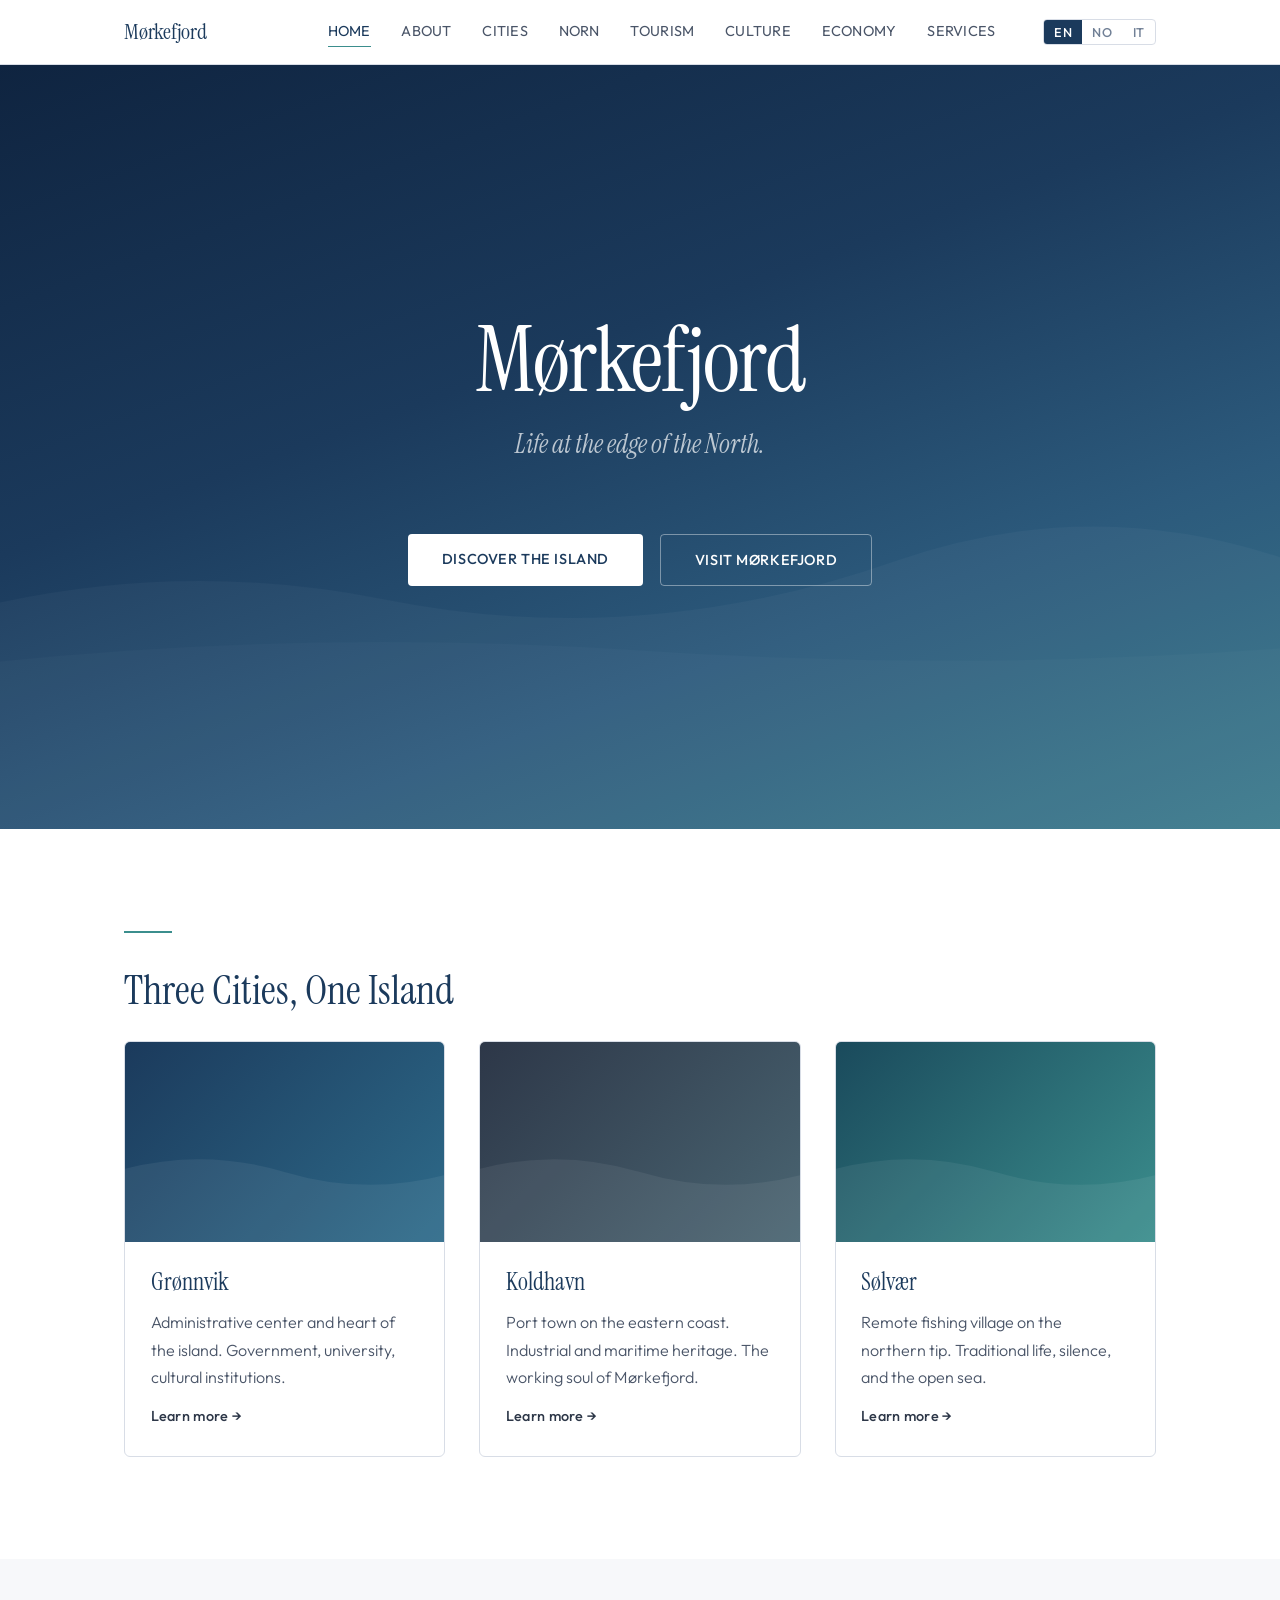
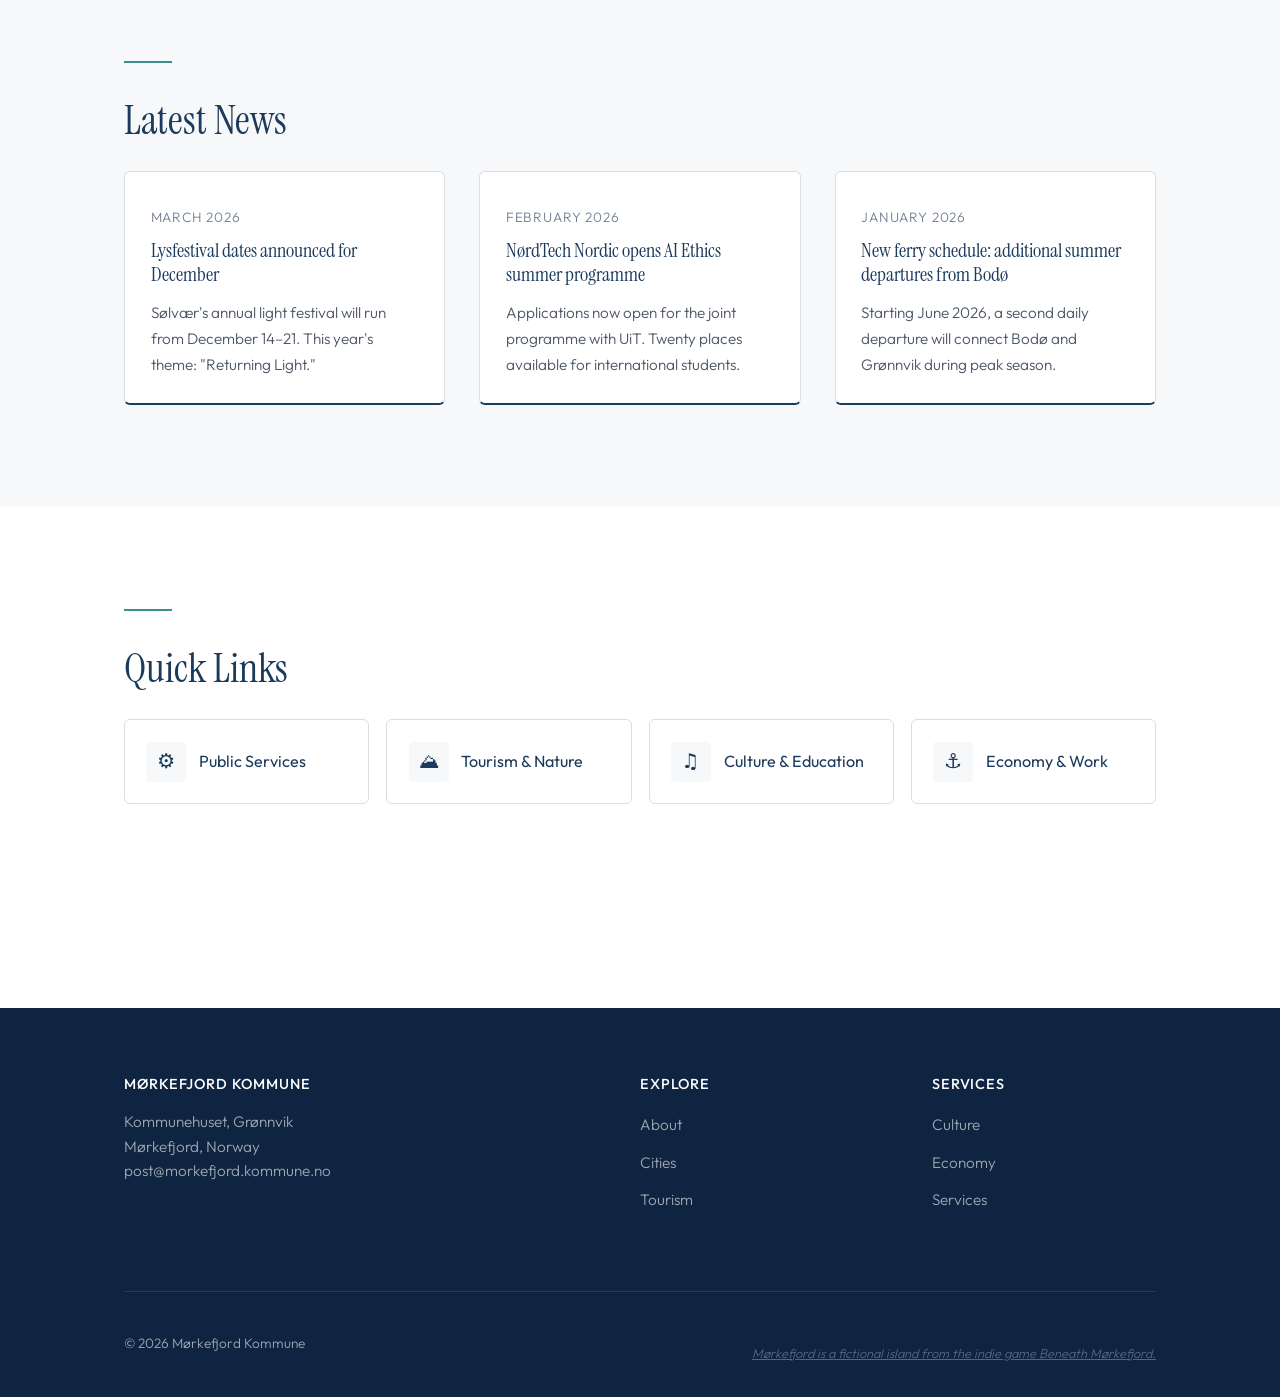
<file: index.html>
<!DOCTYPE html>
<html lang="en" class="lang-en">
<head>
  <meta charset="UTF-8">
  <meta name="viewport" content="width=device-width, initial-scale=1.0">
  <title>Mørkefjord Kommune</title>
  <link rel="stylesheet" href="css/styles.css">
</head>
<body>
  <nav class="nav"><div class="nav-inner">
    <div class="nav-logo"><a href="index.html">Mørkefjord</a></div>
    <div class="nav-links">
      <a href="index.html" class="en">Home</a><a href="index.html" class="no">Hjem</a><a href="index.html" class="it">Home</a>
      <a href="about.html" class="en">About</a><a href="about.html" class="no">Om oss</a><a href="about.html" class="it">Chi siamo</a>
      <a href="cities.html" class="en">Cities</a><a href="cities.html" class="no">Byer</a><a href="cities.html" class="it">Città</a>
      <a href="norn.html">NORN</a><a href="tourism.html" class="en">Tourism</a><a href="tourism.html" class="no">Turisme</a><a href="tourism.html" class="it">Turismo</a>
      <a href="culture.html" class="en">Culture</a><a href="culture.html" class="no">Kultur</a><a href="culture.html" class="it">Cultura</a>
      <a href="economy.html" class="en">Economy</a><a href="economy.html" class="no">Økonomi</a><a href="economy.html" class="it">Economia</a>
      <a href="services.html" class="en">Services</a><a href="services.html" class="no">Tjenester</a><a href="services.html" class="it">Servizi</a>
      <div class="lang-toggle"><button data-lang="en">EN</button><button data-lang="no">NO</button><button data-lang="it">IT</button></div>
    </div>
    <button class="nav-hamburger" aria-label="Menu"><span></span><span></span><span></span></button>
  </div></nav>

  <section class="hero"><div class="hero-bg"></div><div class="hero-content">
    <h1>Mørkefjord</h1>
    <p class="subtitle">
      <span class="en">Life at the edge of the North.</span><span class="no">Livet ved Nordens ytterkant.</span><span class="it">La vita ai confini del Nord.</span>
    </p>
    <div class="hero-cta">
      <a href="about.html" class="btn btn-primary"><span class="en">Discover the Island</span><span class="no">Oppdag øya</span><span class="it">Scopri l'isola</span></a>
      <a href="tourism.html" class="btn btn-outline"><span class="en">Visit Mørkefjord</span><span class="no">Besøk Mørkefjord</span><span class="it">Visita Mørkefjord</span></a>
    </div>
  </div></section>

  <section class="section"><div class="container">
    <div class="section-divider fade-in"></div>
    <h2 class="fade-in"><span class="en">Three Cities, One Island</span><span class="no">Tre byer, én øy</span><span class="it">Tre città, un'isola</span></h2>
    <div class="card-grid">
      <a href="cities.html#gronnvik" class="card fade-in" style="text-decoration:none;color:inherit"><div class="card-img gronnvik"></div><div class="card-body">
        <h3>Grønnvik</h3>
        <p><span class="en">Administrative center and heart of the island. Government, university, cultural institutions.</span><span class="no">Administrativt senter og øyas hjerte. Forvaltning, universitet, kulturinstitusjoner.</span><span class="it">Centro amministrativo e cuore dell'isola. Governo, università, istituzioni culturali.</span></p>
        <span class="card-link en">Learn more →</span><span class="card-link no">Les mer →</span><span class="card-link it">Scopri di più →</span>
      </div></a>
      <a href="cities.html#koldhavn" class="card fade-in" style="text-decoration:none;color:inherit"><div class="card-img koldhavn"></div><div class="card-body">
        <h3>Koldhavn</h3>
        <p><span class="en">Port town on the eastern coast. Industrial and maritime heritage. The working soul of Mørkefjord.</span><span class="no">Havneby på østkysten. Industrielt og maritimt arv. Mørkefjords arbeidende sjel.</span><span class="it">Città portuale sulla costa orientale. Patrimonio industriale e marittimo. L'anima operaia di Mørkefjord.</span></p>
        <span class="card-link en">Learn more →</span><span class="card-link no">Les mer →</span><span class="card-link it">Scopri di più →</span>
      </div></a>
      <a href="cities.html#solvaer" class="card fade-in" style="text-decoration:none;color:inherit"><div class="card-img solvaer"></div><div class="card-body">
        <h3>Sølvær</h3>
        <p><span class="en">Remote fishing village on the northern tip. Traditional life, silence, and the open sea.</span><span class="no">Avsidesliggende fiskevær på nordspissen. Tradisjonelt liv, stillhet og åpent hav.</span><span class="it">Villaggio di pescatori remoto all'estremità settentrionale. Vita tradizionale, silenzio e mare aperto.</span></p>
        <span class="card-link en">Learn more →</span><span class="card-link no">Les mer →</span><span class="card-link it">Scopri di più →</span>
      </div></a>
    </div>
  </div></section>

  <section class="section section-alt"><div class="container">
    <div class="section-divider fade-in"></div>
    <h2 class="fade-in"><span class="en">Latest News</span><span class="no">Siste nytt</span><span class="it">Ultime notizie</span></h2>
    <div class="news-grid">
      <div class="card news-card fade-in"><div class="card-body">
        <p class="news-date"><span class="en">March 2026</span><span class="no">Mars 2026</span><span class="it">Marzo 2026</span></p>
        <h3><span class="en">Lysfestival dates announced for December</span><span class="no">Datoer for Lysfestivalen i desember er kunngjort</span><span class="it">Annunciate le date del Lysfestival a dicembre</span></h3>
        <p><span class="en">Sølvær's annual light festival will run from December 14–21. This year's theme: "Returning Light."</span><span class="no">Sølværs årlige lysfestival arrangeres 14.–21. desember. Årets tema: «Lyset som vender tilbake.»</span><span class="it">Il festival annuale della luce di Sølvær si terrà dal 14 al 21 dicembre. Tema di quest'anno: "La luce che ritorna."</span></p>
      </div></div>
      <div class="card news-card fade-in"><div class="card-body">
        <p class="news-date"><span class="en">February 2026</span><span class="no">Februar 2026</span><span class="it">Febbraio 2026</span></p>
        <h3><span class="en">NørdTech Nordic opens AI Ethics summer programme</span><span class="no">NørdTech Nordic åpner sommerprogram i AI-etikk</span><span class="it">NørdTech Nordic apre il programma estivo di etica dell'IA</span></h3>
        <p><span class="en">Applications now open for the joint programme with UiT. Twenty places available for international students.</span><span class="no">Søknadsfristen er åpen for fellesprogrammet med UiT. Tjue plasser tilgjengelig for internasjonale studenter.</span><span class="it">Aperte le iscrizioni al programma congiunto con UiT. Venti posti disponibili per studenti internazionali.</span></p>
      </div></div>
      <div class="card news-card fade-in"><div class="card-body">
        <p class="news-date"><span class="en">January 2026</span><span class="no">Januar 2026</span><span class="it">Gennaio 2026</span></p>
        <h3><span class="en">New ferry schedule: additional summer departures from Bodø</span><span class="no">Ny ferjerute: ekstra sommeravganger fra Bodø</span><span class="it">Nuovi orari traghetto: partenze estive aggiuntive da Bodø</span></h3>
        <p><span class="en">Starting June 2026, a second daily departure will connect Bodø and Grønnvik during peak season.</span><span class="no">Fra juni 2026 vil en ekstra daglig avgang forbinde Bodø og Grønnvik i høysesongen.</span><span class="it">Da giugno 2026, una seconda partenza giornaliera collegherà Bodø e Grønnvik durante l'alta stagione.</span></p>
      </div></div>
    </div>
  </div></section>

  <section class="section"><div class="container">
    <div class="section-divider fade-in"></div>
    <h2 class="fade-in"><span class="en">Quick Links</span><span class="no">Hurtiglenker</span><span class="it">Link rapidi</span></h2>
    <div class="quick-links fade-in">
      <a href="services.html" class="quick-link"><div class="quick-link-icon">⚙</div><span class="en">Public Services</span><span class="no">Offentlige tjenester</span><span class="it">Servizi pubblici</span></a>
      <a href="tourism.html" class="quick-link"><div class="quick-link-icon">⛰</div><span class="en">Tourism &amp; Nature</span><span class="no">Turisme og natur</span><span class="it">Turismo e natura</span></a>
      <a href="culture.html" class="quick-link"><div class="quick-link-icon">♫</div><span class="en">Culture &amp; Education</span><span class="no">Kultur og utdanning</span><span class="it">Cultura e formazione</span></a>
      <a href="economy.html" class="quick-link"><div class="quick-link-icon">⚓</div><span class="en">Economy &amp; Work</span><span class="no">Økonomi og arbeid</span><span class="it">Economia e lavoro</span></a>
    </div>
  </div></section>

  <footer class="footer"><div class="container">
    <div class="footer-inner">
      <div><h4>Mørkefjord Kommune</h4><p><span class="en">Kommunehuset, Grønnvik<br>Mørkefjord, Norway</span><span class="no">Kommunehuset, Grønnvik<br>Mørkefjord, Norge</span><span class="it">Kommunehuset, Grønnvik<br>Mørkefjord, Norvegia</span><br>post@morkefjord.kommune.no</p></div>
      <div><h4 class="en">Explore</h4><h4 class="no">Utforsk</h4><h4 class="it">Esplora</h4><ul class="footer-links"><li><a href="about.html"><span class="en">About</span><span class="no">Om oss</span><span class="it">Chi siamo</span></a></li><li><a href="cities.html"><span class="en">Cities</span><span class="no">Byer</span><span class="it">Città</span></a></li><li><a href="tourism.html"><span class="en">Tourism</span><span class="no">Turisme</span><span class="it">Turismo</span></a></li></ul></div>
      <div><h4 class="en">Services</h4><h4 class="no">Tjenester</h4><h4 class="it">Servizi</h4><ul class="footer-links"><li><a href="culture.html"><span class="en">Culture</span><span class="no">Kultur</span><span class="it">Cultura</span></a></li><li><a href="economy.html"><span class="en">Economy</span><span class="no">Økonomi</span><span class="it">Economia</span></a></li><li><a href="services.html"><span class="en">Services</span><span class="no">Tjenester</span><span class="it">Servizi</span></a></li></ul></div>
    </div>
    <div class="footer-bottom"><p>© 2026 Mørkefjord Kommune</p><p class="footer-disclaimer"><a href="project.html" style="color:inherit;text-decoration:underline"><span class="en">Mørkefjord is a fictional island from the indie game Beneath Mørkefjord.</span><span class="no">Mørkefjord er en fiktiv øy fra indiespillet Beneath Mørkefjord.</span><span class="it">Mørkefjord è un'isola immaginaria dal videogioco indie Beneath Mørkefjord.</span></a></p></div>
  </div></footer>
  <script src="js/main.js"></script>
</body>
</html>
</file>
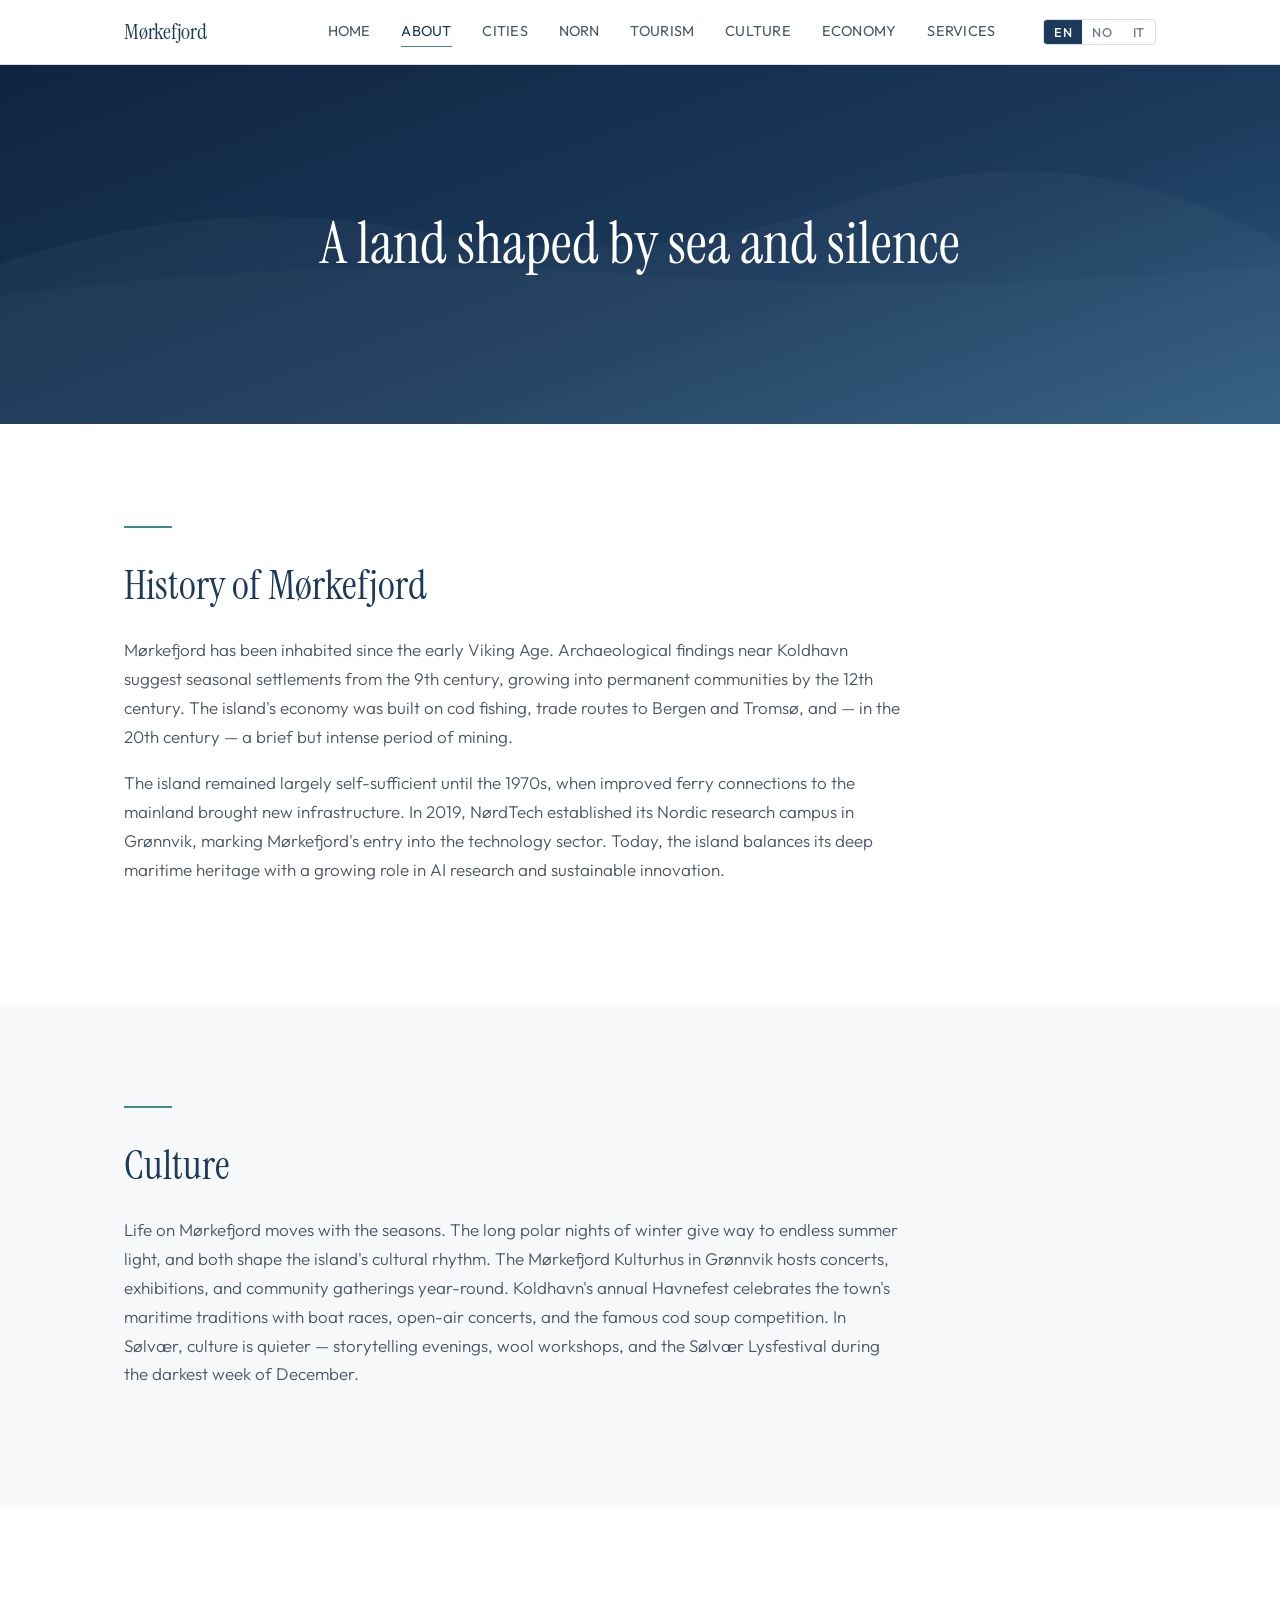
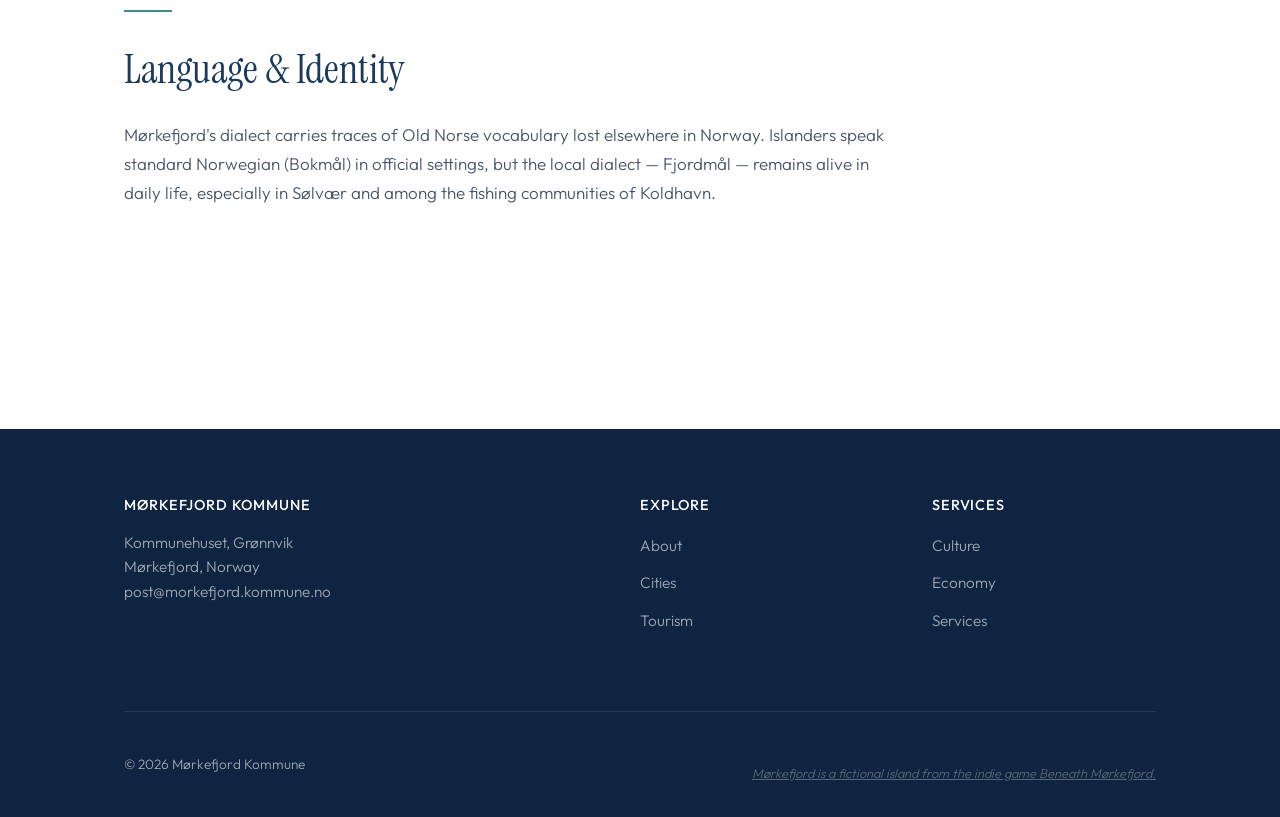
<file: about.html>
<!DOCTYPE html>
<html lang="en" class="lang-en">
<head><meta charset="UTF-8"><meta name="viewport" content="width=device-width, initial-scale=1.0"><title>About — Mørkefjord Kommune</title><link rel="stylesheet" href="css/styles.css"></head>
<body>
  <nav class="nav"><div class="nav-inner"><div class="nav-logo"><a href="index.html">Mørkefjord</a></div><div class="nav-links">
    <a href="index.html" class="en">Home</a><a href="index.html" class="no">Hjem</a><a href="index.html" class="it">Home</a>
    <a href="about.html" class="en">About</a><a href="about.html" class="no">Om oss</a><a href="about.html" class="it">Chi siamo</a>
    <a href="cities.html" class="en">Cities</a><a href="cities.html" class="no">Byer</a><a href="cities.html" class="it">Città</a>
    <a href="norn.html">NORN</a><a href="tourism.html" class="en">Tourism</a><a href="tourism.html" class="no">Turisme</a><a href="tourism.html" class="it">Turismo</a>
    <a href="culture.html" class="en">Culture</a><a href="culture.html" class="no">Kultur</a><a href="culture.html" class="it">Cultura</a>
    <a href="economy.html" class="en">Economy</a><a href="economy.html" class="no">Økonomi</a><a href="economy.html" class="it">Economia</a>
    <a href="services.html" class="en">Services</a><a href="services.html" class="no">Tjenester</a><a href="services.html" class="it">Servizi</a>
    <div class="lang-toggle"><button data-lang="en">EN</button><button data-lang="no">NO</button><button data-lang="it">IT</button></div>
  </div><button class="nav-hamburger" aria-label="Menu"><span></span><span></span><span></span></button></div></nav>

  <section class="hero-sub"><div class="hero-bg"></div><h1><span class="en">A land shaped by sea and silence</span><span class="no">Et land formet av hav og stillhet</span><span class="it">Una terra plasmata dal mare e dal silenzio</span></h1></section>

  <section class="section"><div class="container">
    <div class="section-divider fade-in"></div>
    <h2 class="fade-in"><span class="en">History of Mørkefjord</span><span class="no">Mørkefjords historie</span><span class="it">Storia di Mørkefjord</span></h2>
    <div class="city-content fade-in">
      <p><span class="en">Mørkefjord has been inhabited since the early Viking Age. Archaeological findings near Koldhavn suggest seasonal settlements from the 9th century, growing into permanent communities by the 12th century. The island's economy was built on cod fishing, trade routes to Bergen and Tromsø, and — in the 20th century — a brief but intense period of mining.</span><span class="no">Mørkefjord har vært bebodd siden tidlig vikingtid. Arkeologiske funn nær Koldhavn tyder på sesongbosettinger fra 800-tallet, som vokste til faste samfunn innen 1100-tallet. Øyas økonomi ble bygget på torskefiske, handelsruter til Bergen og Tromsø, og — på 1900-tallet — en kort men intens gruvedriftsperiode.</span><span class="it">Mørkefjord è abitata dall'inizio dell'era vichinga. I ritrovamenti archeologici presso Koldhavn suggeriscono insediamenti stagionali dal IX secolo, divenuti comunità permanenti entro il XII secolo. L'economia dell'isola si è fondata sulla pesca del merluzzo, le rotte commerciali verso Bergen e Tromsø e — nel XX secolo — un breve ma intenso periodo minerario.</span></p>
      <p><span class="en">The island remained largely self-sufficient until the 1970s, when improved ferry connections to the mainland brought new infrastructure. In 2019, NørdTech established its Nordic research campus in Grønnvik, marking Mørkefjord's entry into the technology sector. Today, the island balances its deep maritime heritage with a growing role in AI research and sustainable innovation.</span><span class="no">Øya var i stor grad selvforsynt frem til 1970-tallet, da bedre fergeforbindelser til fastlandet brakte ny infrastruktur. I 2019 etablerte NørdTech sitt nordiske forskningscampus i Grønnvik, som markerte Mørkefjords inntreden i teknologisektoren. I dag balanserer øya sin dype maritime arv med en voksende rolle innen AI-forskning og bærekraftig innovasjon.</span><span class="it">L'isola è rimasta in gran parte autosufficiente fino agli anni '70, quando i miglioramenti dei collegamenti via traghetto con la terraferma portarono nuove infrastrutture. Nel 2019, NørdTech ha fondato il suo campus di ricerca nordico a Grønnvik, segnando l'ingresso di Mørkefjord nel settore tecnologico. Oggi l'isola bilancia la sua profonda eredità marittima con un ruolo crescente nella ricerca sull'IA e nell'innovazione sostenibile.</span></p>
    </div>
  </div></section>

  <section class="section section-alt"><div class="container">
    <div class="section-divider fade-in"></div>
    <h2 class="fade-in"><span class="en">Culture</span><span class="no">Kultur</span><span class="it">Cultura</span></h2>
    <div class="city-content fade-in">
      <p><span class="en">Life on Mørkefjord moves with the seasons. The long polar nights of winter give way to endless summer light, and both shape the island's cultural rhythm. The Mørkefjord Kulturhus in Grønnvik hosts concerts, exhibitions, and community gatherings year-round. Koldhavn's annual Havnefest celebrates the town's maritime traditions with boat races, open-air concerts, and the famous cod soup competition. In Sølvær, culture is quieter — storytelling evenings, wool workshops, and the Sølvær Lysfestival during the darkest week of December.</span><span class="no">Livet på Mørkefjord følger årstidene. De lange mørketidsnettene om vinteren gir plass til endeløst sommerlys, og begge former øyas kulturelle rytme. Mørkefjord Kulturhus i Grønnvik arrangerer konserter, utstillinger og fellessamlinger hele året. Koldhavns årlige Havnefest feirer byens maritime tradisjoner med båtrace, utendørskonserter og den berømte torskesuppekonkurransen. I Sølvær er kulturen stillere — fortellerkvelder, ullverksteder og Sølvær Lysfestival i den mørkeste uken i desember.</span><span class="it">La vita a Mørkefjord segue le stagioni. Le lunghe notti polari dell'inverno lasciano spazio alla luce infinita dell'estate, ed entrambe plasmano il ritmo culturale dell'isola. Il Kulturhus di Mørkefjord a Grønnvik ospita concerti, mostre e incontri comunitari tutto l'anno. L'annuale Havnefest di Koldhavn celebra le tradizioni marittime con regate, concerti all'aperto e la famosa gara di zuppa di merluzzo. A Sølvær la cultura è più silenziosa: serate di racconti, laboratori di lana e il Lysfestival nella settimana più buia di dicembre.</span></p>
    </div>
  </div></section>

  <section class="section"><div class="container">
    <div class="section-divider fade-in"></div>
    <h2 class="fade-in"><span class="en">Language &amp; Identity</span><span class="no">Språk og identitet</span><span class="it">Lingua e identità</span></h2>
    <div class="city-content fade-in">
      <p><span class="en">Mørkefjord's dialect carries traces of Old Norse vocabulary lost elsewhere in Norway. Islanders speak standard Norwegian (Bokmål) in official settings, but the local dialect — Fjordmål — remains alive in daily life, especially in Sølvær and among the fishing communities of Koldhavn.</span><span class="no">Mørkefjords dialekt bærer spor av norrønt ordforråd som er gått tapt andre steder i Norge. Øyboerne snakker standard norsk (bokmål) i offisielle sammenhenger, men den lokale dialekten — fjordmål — lever videre i dagliglivet, særlig i Sølvær og blant fiskersamfunnene i Koldhavn.</span><span class="it">Il dialetto di Mørkefjord conserva tracce del vocabolario norreno perdute altrove in Norvegia. Gli isolani parlano norvegese standard (Bokmål) in contesti ufficiali, ma il dialetto locale — il Fjordmål — resta vivo nella vita quotidiana, soprattutto a Sølvær e tra le comunità di pescatori di Koldhavn.</span></p>
    </div>
  </div></section>

  <footer class="footer"><div class="container"><div class="footer-inner"><div><h4>Mørkefjord Kommune</h4><p><span class="en">Kommunehuset, Grønnvik<br>Mørkefjord, Norway</span><span class="no">Kommunehuset, Grønnvik<br>Mørkefjord, Norge</span><span class="it">Kommunehuset, Grønnvik<br>Mørkefjord, Norvegia</span><br>post@morkefjord.kommune.no</p></div><div><h4 class="en">Explore</h4><h4 class="no">Utforsk</h4><h4 class="it">Esplora</h4><ul class="footer-links"><li><a href="about.html"><span class="en">About</span><span class="no">Om oss</span><span class="it">Chi siamo</span></a></li><li><a href="cities.html"><span class="en">Cities</span><span class="no">Byer</span><span class="it">Città</span></a></li><li><a href="tourism.html"><span class="en">Tourism</span><span class="no">Turisme</span><span class="it">Turismo</span></a></li></ul></div><div><h4 class="en">Services</h4><h4 class="no">Tjenester</h4><h4 class="it">Servizi</h4><ul class="footer-links"><li><a href="culture.html"><span class="en">Culture</span><span class="no">Kultur</span><span class="it">Cultura</span></a></li><li><a href="economy.html"><span class="en">Economy</span><span class="no">Økonomi</span><span class="it">Economia</span></a></li><li><a href="services.html"><span class="en">Services</span><span class="no">Tjenester</span><span class="it">Servizi</span></a></li></ul></div></div>
  <div class="footer-bottom"><p>© 2026 Mørkefjord Kommune</p><p class="footer-disclaimer"><a href="project.html" style="color:inherit;text-decoration:underline"><span class="en">Mørkefjord is a fictional island from the indie game Beneath Mørkefjord.</span><span class="no">Mørkefjord er en fiktiv øy fra indiespillet Beneath Mørkefjord.</span><span class="it">Mørkefjord è un'isola immaginaria dal videogioco indie Beneath Mørkefjord.</span></a></p></div></div></footer>
  <script src="js/main.js"></script>
</body></html>
</file>
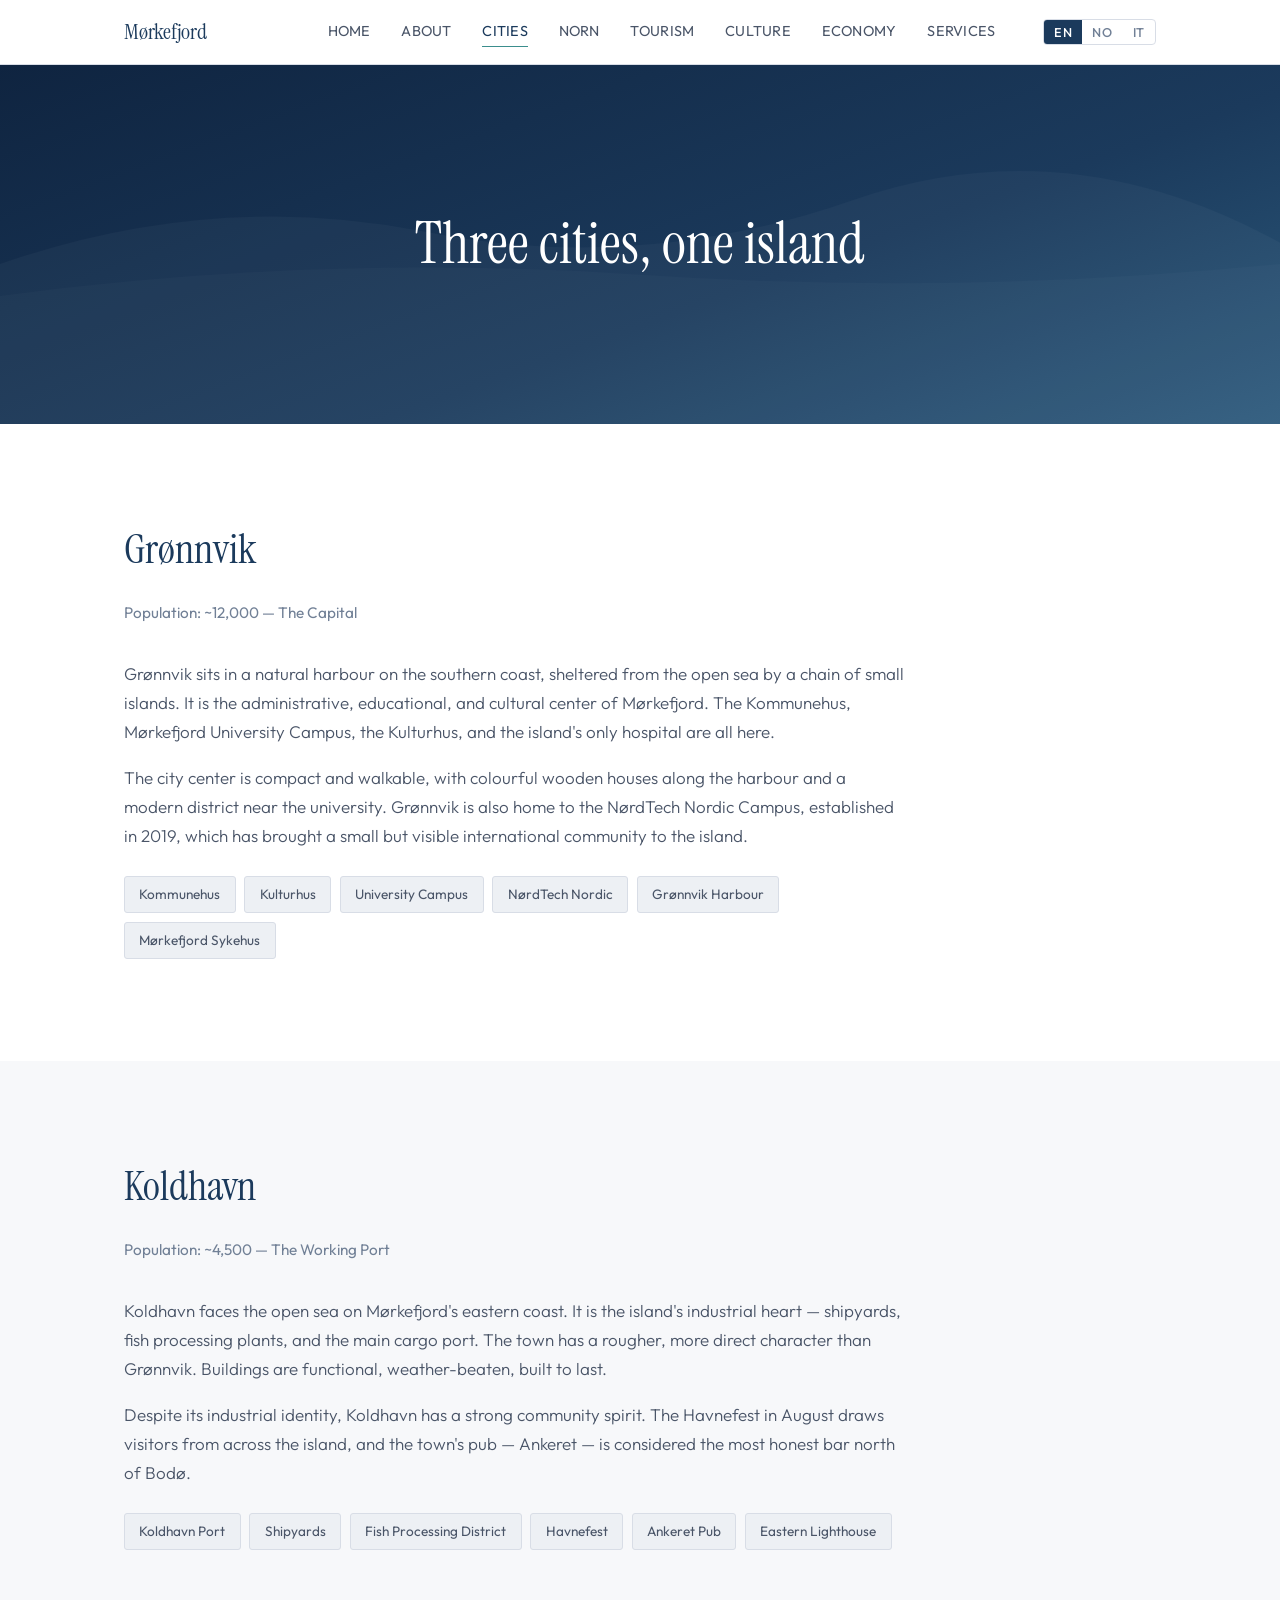
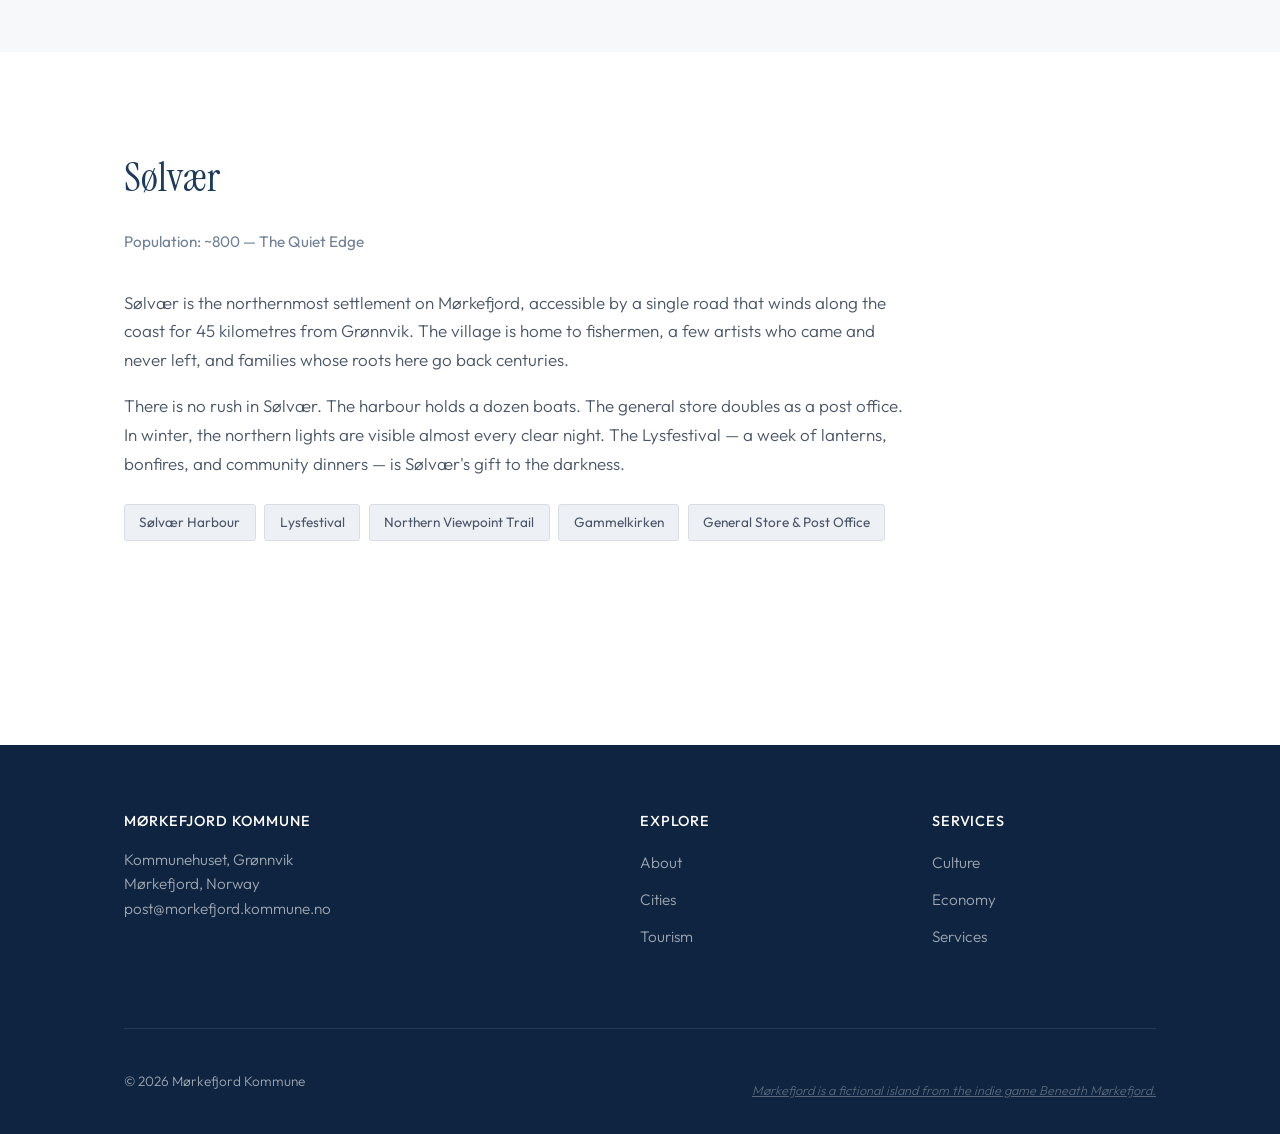
<file: cities.html>
<!DOCTYPE html>
<html lang="en" class="lang-en">
<head><meta charset="UTF-8"><meta name="viewport" content="width=device-width, initial-scale=1.0"><title>Cities — Mørkefjord Kommune</title><link rel="stylesheet" href="css/styles.css"></head>
<body>
  <nav class="nav"><div class="nav-inner"><div class="nav-logo"><a href="index.html">Mørkefjord</a></div><div class="nav-links">
    <a href="index.html" class="en">Home</a><a href="index.html" class="no">Hjem</a><a href="index.html" class="it">Home</a>
    <a href="about.html" class="en">About</a><a href="about.html" class="no">Om oss</a><a href="about.html" class="it">Chi siamo</a>
    <a href="cities.html" class="en">Cities</a><a href="cities.html" class="no">Byer</a><a href="cities.html" class="it">Città</a>
    <a href="norn.html">NORN</a><a href="tourism.html" class="en">Tourism</a><a href="tourism.html" class="no">Turisme</a><a href="tourism.html" class="it">Turismo</a>
    <a href="culture.html" class="en">Culture</a><a href="culture.html" class="no">Kultur</a><a href="culture.html" class="it">Cultura</a>
    <a href="economy.html" class="en">Economy</a><a href="economy.html" class="no">Økonomi</a><a href="economy.html" class="it">Economia</a>
    <a href="services.html" class="en">Services</a><a href="services.html" class="no">Tjenester</a><a href="services.html" class="it">Servizi</a>
    <div class="lang-toggle"><button data-lang="en">EN</button><button data-lang="no">NO</button><button data-lang="it">IT</button></div>
  </div><button class="nav-hamburger" aria-label="Menu"><span></span><span></span><span></span></button></div></nav>

  <section class="hero-sub"><div class="hero-bg"></div><h1><span class="en">Three cities, one island</span><span class="no">Tre byer, én øy</span><span class="it">Tre città, un'isola</span></h1></section>

  <section class="city-section" id="gronnvik"><div class="container">
    <div class="city-header fade-in"><h2>Grønnvik</h2><p class="population"><span class="en">Population: ~12,000 — The Capital</span><span class="no">Innbyggere: ~12 000 — Hovedstaden</span><span class="it">Popolazione: ~12.000 — La capitale</span></p></div>
    <div class="city-content fade-in">
      <p><span class="en">Grønnvik sits in a natural harbour on the southern coast, sheltered from the open sea by a chain of small islands. It is the administrative, educational, and cultural center of Mørkefjord. The Kommunehus, Mørkefjord University Campus, the Kulturhus, and the island's only hospital are all here.</span><span class="no">Grønnvik ligger i en naturlig havn på sørkysten, beskyttet fra åpent hav av en kjede av småøyer. Det er det administrative, utdanningsmessige og kulturelle senteret på Mørkefjord. Kommunehuset, Mørkefjord universitetscampus, Kulturhuset og øyas eneste sykehus ligger alle her.</span><span class="it">Grønnvik si trova in un porto naturale sulla costa meridionale, riparata dal mare aperto da una catena di isolotti. È il centro amministrativo, educativo e culturale di Mørkefjord. Il Kommunehus, il campus universitario, il Kulturhus e l'unico ospedale dell'isola si trovano tutti qui.</span></p>
      <p><span class="en">The city center is compact and walkable, with colourful wooden houses along the harbour and a modern district near the university. Grønnvik is also home to the NørdTech Nordic Campus, established in 2019, which has brought a small but visible international community to the island.</span><span class="no">Sentrum er kompakt og gangbart, med fargerike trehus langs havnen og et moderne område nær universitetet. Grønnvik huser også NørdTech Nordic Campus, etablert i 2019, som har brakt et lite, men synlig internasjonalt miljø til øya.</span><span class="it">Il centro è compatto e percorribile a piedi, con case di legno colorate lungo il porto e un quartiere moderno vicino all'università. Grønnvik ospita anche il campus NørdTech Nordic, fondato nel 2019, che ha portato una piccola ma visibile comunità internazionale sull'isola.</span></p>
      <div class="city-features"><span>Kommunehus</span><span>Kulturhus</span><span class="en">University Campus</span><span class="no">Universitetscampus</span><span class="it">Campus universitario</span><span>NørdTech Nordic</span><span>Grønnvik Harbour</span><span>Mørkefjord Sykehus</span></div>
    </div>
  </div></section>

  <section class="city-section" id="koldhavn"><div class="container">
    <div class="city-header fade-in"><h2>Koldhavn</h2><p class="population"><span class="en">Population: ~4,500 — The Working Port</span><span class="no">Innbyggere: ~4 500 — Arbeidshavnen</span><span class="it">Popolazione: ~4.500 — Il porto operaio</span></p></div>
    <div class="city-content fade-in">
      <p><span class="en">Koldhavn faces the open sea on Mørkefjord's eastern coast. It is the island's industrial heart — shipyards, fish processing plants, and the main cargo port. The town has a rougher, more direct character than Grønnvik. Buildings are functional, weather-beaten, built to last.</span><span class="no">Koldhavn vender mot åpent hav på Mørkefjords østkyst. Det er øyas industrielle hjerte — verft, fiskeindustrianlegg og hovedhavnen for gods. Byen har en råere, mer direkte karakter enn Grønnvik. Bygningene er funksjonelle, værbitte, bygget for å vare.</span><span class="it">Koldhavn si affaccia sul mare aperto sulla costa orientale di Mørkefjord. È il cuore industriale dell'isola — cantieri navali, stabilimenti di lavorazione del pesce e il porto merci principale. La città ha un carattere più ruvido e diretto di Grønnvik. Gli edifici sono funzionali, segnati dalle intemperie, costruiti per durare.</span></p>
      <p><span class="en">Despite its industrial identity, Koldhavn has a strong community spirit. The Havnefest in August draws visitors from across the island, and the town's pub — Ankeret — is considered the most honest bar north of Bodø.</span><span class="no">Til tross for sin industrielle identitet har Koldhavn en sterk fellesskapsfølelse. Havnefesten i august trekker besøkende fra hele øya, og byens pub — Ankeret — regnes som den mest ærlige baren nord for Bodø.</span><span class="it">Nonostante la sua identità industriale, Koldhavn ha un forte spirito comunitario. L'Havnefest di agosto attira visitatori da tutta l'isola, e il pub della città — l'Ankeret — è considerato il bar più onesto a nord di Bodø.</span></p>
      <div class="city-features"><span>Koldhavn Port</span><span class="en">Shipyards</span><span class="no">Verftene</span><span class="it">Cantieri navali</span><span class="en">Fish Processing District</span><span class="no">Fiskeindustridistriktet</span><span class="it">Distretto ittico</span><span>Havnefest</span><span>Ankeret Pub</span><span class="en">Eastern Lighthouse</span><span class="no">Østre fyr</span><span class="it">Faro orientale</span></div>
    </div>
  </div></section>

  <section class="city-section" id="solvaer"><div class="container">
    <div class="city-header fade-in"><h2>Sølvær</h2><p class="population"><span class="en">Population: ~800 — The Quiet Edge</span><span class="no">Innbyggere: ~800 — Den stille ytterkanten</span><span class="it">Popolazione: ~800 — Il margine silenzioso</span></p></div>
    <div class="city-content fade-in">
      <p><span class="en">Sølvær is the northernmost settlement on Mørkefjord, accessible by a single road that winds along the coast for 45 kilometres from Grønnvik. The village is home to fishermen, a few artists who came and never left, and families whose roots here go back centuries.</span><span class="no">Sølvær er den nordligste bosettingen på Mørkefjord, tilgjengelig via en eneste vei som slynger seg langs kysten i 45 kilometer fra Grønnvik. Landsbyen er hjem for fiskere, noen kunstnere som kom og aldri dro, og familier med røtter som strekker seg flere hundre år tilbake.</span><span class="it">Sølvær è l'insediamento più settentrionale di Mørkefjord, raggiungibile da un'unica strada che si snoda lungo la costa per 45 chilometri da Grønnvik. Il villaggio è casa di pescatori, di alcuni artisti che sono arrivati e non sono più andati via, e di famiglie le cui radici risalgono a secoli fa.</span></p>
      <p><span class="en">There is no rush in Sølvær. The harbour holds a dozen boats. The general store doubles as a post office. In winter, the northern lights are visible almost every clear night. The Lysfestival — a week of lanterns, bonfires, and community dinners — is Sølvær's gift to the darkness.</span><span class="no">Det er ingen hast i Sølvær. Havnen rommer et dusin båter. Landhandelen fungerer også som postkontor. Om vinteren er nordlyset synlig nesten hver klar natt. Lysfestivalen — en uke med lykter, bål og felles middager — er Sølværs gave til mørket.</span><span class="it">A Sølvær non c'è fretta. Il porto ospita una dozzina di barche. L'emporio funge anche da ufficio postale. In inverno, l'aurora boreale è visibile quasi ogni notte serena. Il Lysfestival — una settimana di lanterne, falò e cene comunitarie — è il dono di Sølvær all'oscurità.</span></p>
      <div class="city-features"><span>Sølvær Harbour</span><span>Lysfestival</span><span class="en">Northern Viewpoint Trail</span><span class="no">Nordre utsiktsti</span><span class="it">Sentiero panoramico nord</span><span>Gammelkirken</span><span class="en">General Store &amp; Post Office</span><span class="no">Landhandel og postkontor</span><span class="it">Emporio e ufficio postale</span></div>
    </div>
  </div></section>

  <footer class="footer"><div class="container"><div class="footer-inner"><div><h4>Mørkefjord Kommune</h4><p><span class="en">Kommunehuset, Grønnvik<br>Mørkefjord, Norway</span><span class="no">Kommunehuset, Grønnvik<br>Mørkefjord, Norge</span><span class="it">Kommunehuset, Grønnvik<br>Mørkefjord, Norvegia</span><br>post@morkefjord.kommune.no</p></div><div><h4 class="en">Explore</h4><h4 class="no">Utforsk</h4><h4 class="it">Esplora</h4><ul class="footer-links"><li><a href="about.html"><span class="en">About</span><span class="no">Om oss</span><span class="it">Chi siamo</span></a></li><li><a href="cities.html"><span class="en">Cities</span><span class="no">Byer</span><span class="it">Città</span></a></li><li><a href="tourism.html"><span class="en">Tourism</span><span class="no">Turisme</span><span class="it">Turismo</span></a></li></ul></div><div><h4 class="en">Services</h4><h4 class="no">Tjenester</h4><h4 class="it">Servizi</h4><ul class="footer-links"><li><a href="culture.html"><span class="en">Culture</span><span class="no">Kultur</span><span class="it">Cultura</span></a></li><li><a href="economy.html"><span class="en">Economy</span><span class="no">Økonomi</span><span class="it">Economia</span></a></li><li><a href="services.html"><span class="en">Services</span><span class="no">Tjenester</span><span class="it">Servizi</span></a></li></ul></div></div>
  <div class="footer-bottom"><p>© 2026 Mørkefjord Kommune</p><p class="footer-disclaimer"><a href="project.html" style="color:inherit;text-decoration:underline"><span class="en">Mørkefjord is a fictional island from the indie game Beneath Mørkefjord.</span><span class="no">Mørkefjord er en fiktiv øy fra indiespillet Beneath Mørkefjord.</span><span class="it">Mørkefjord è un'isola immaginaria dal videogioco indie Beneath Mørkefjord.</span></a></p></div></div></footer>
  <script src="js/main.js"></script>
</body></html>
</file>
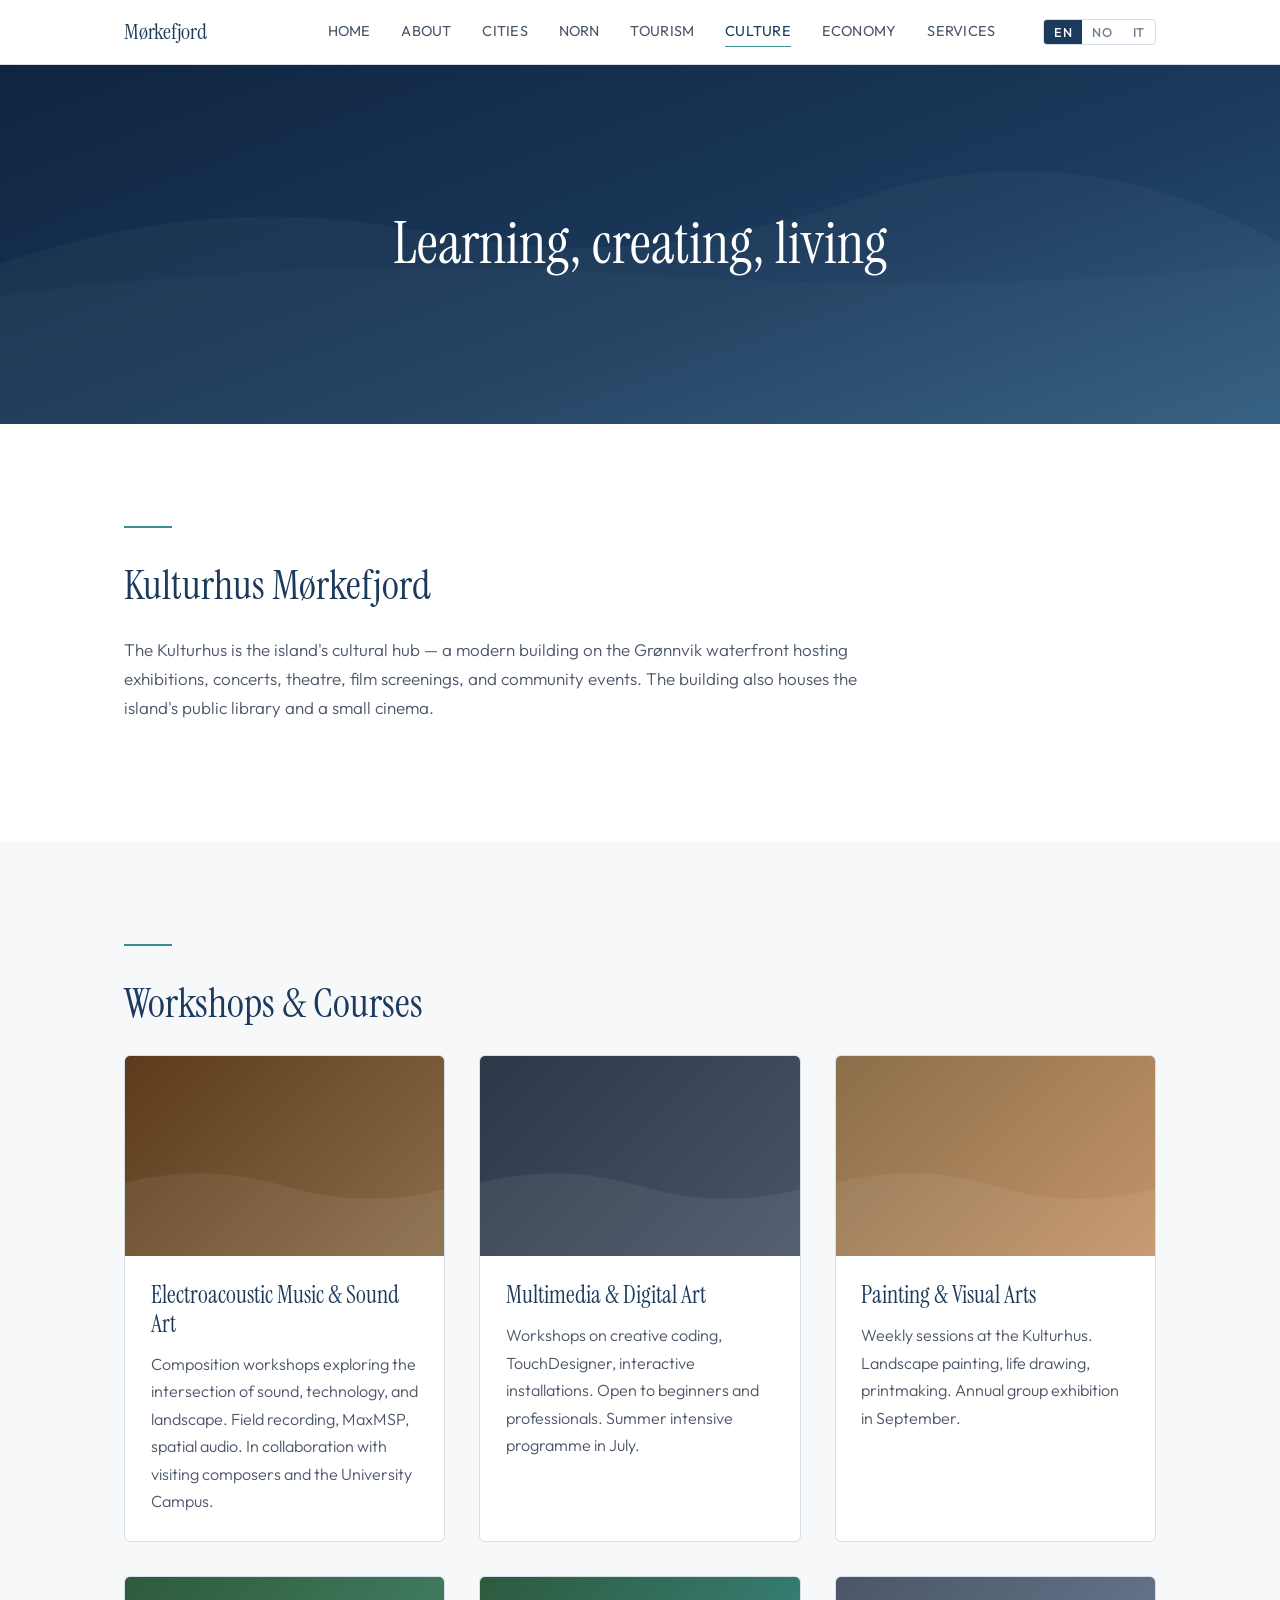
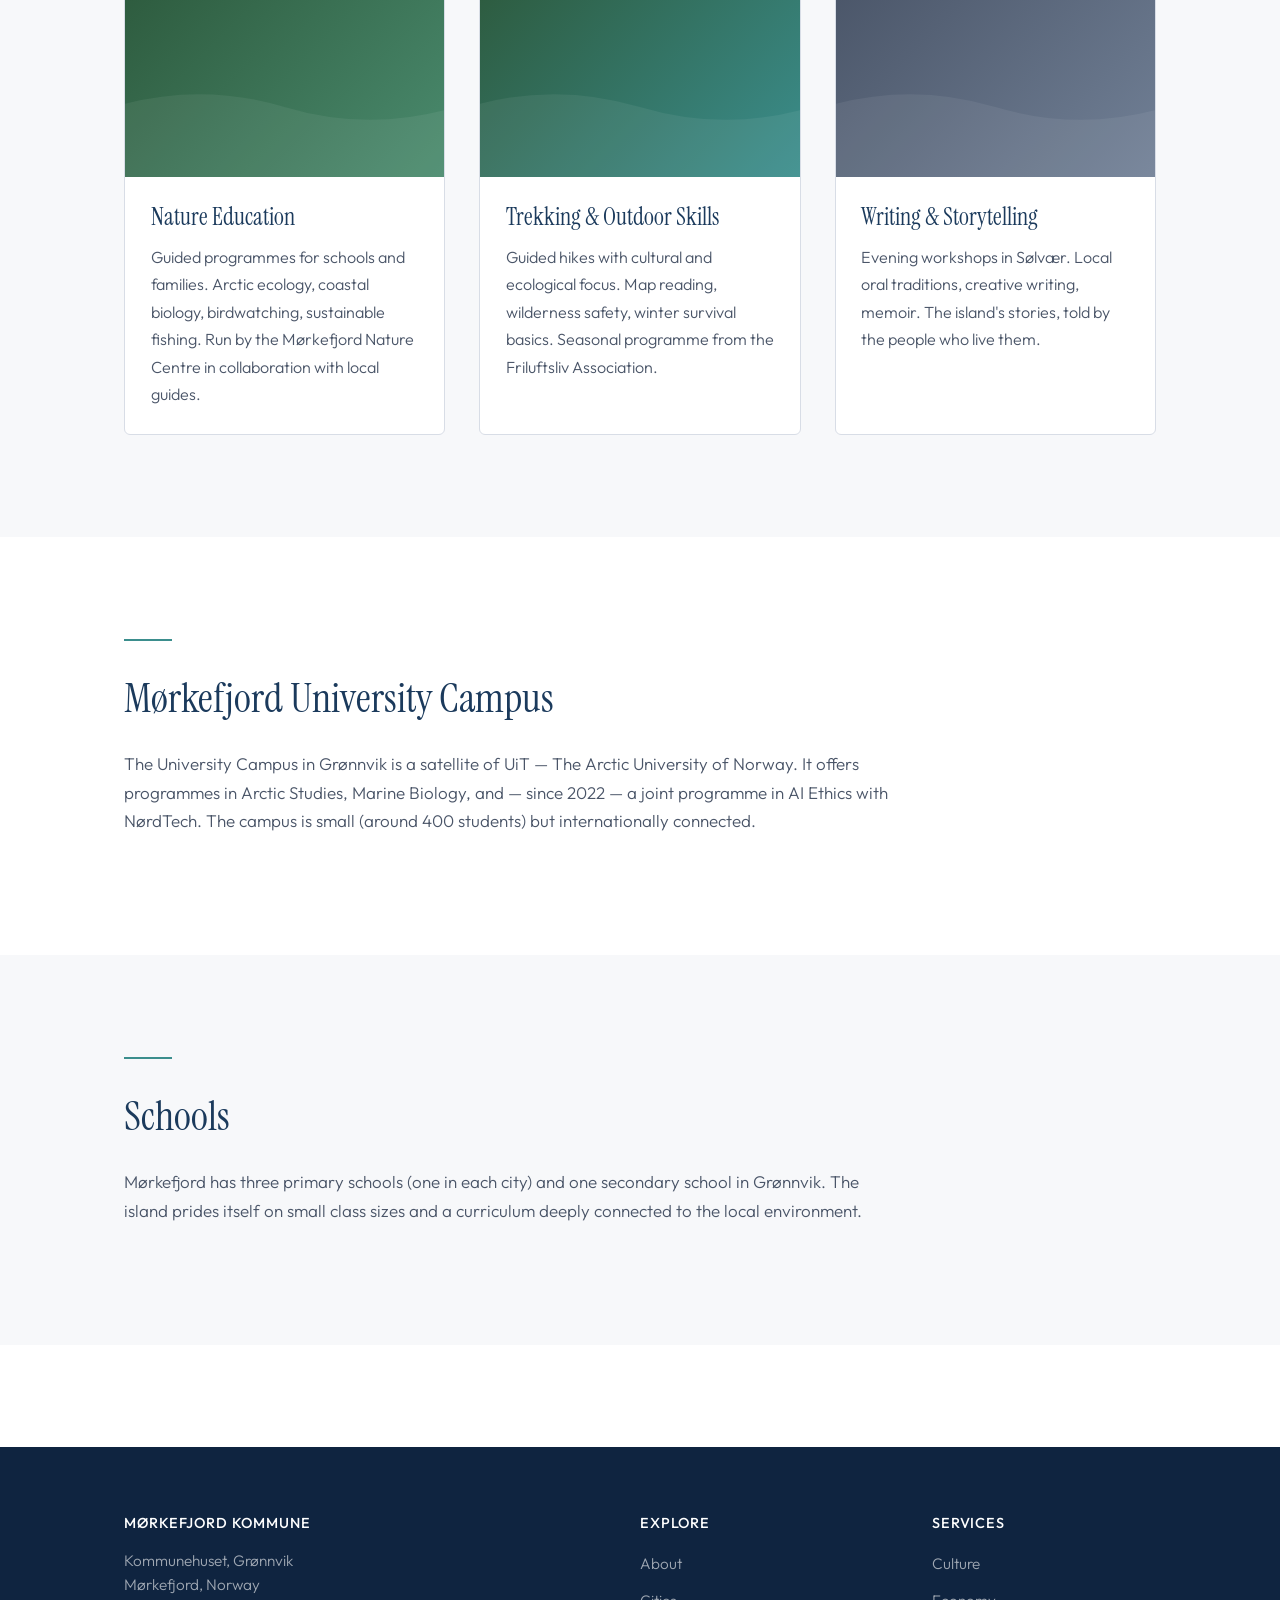
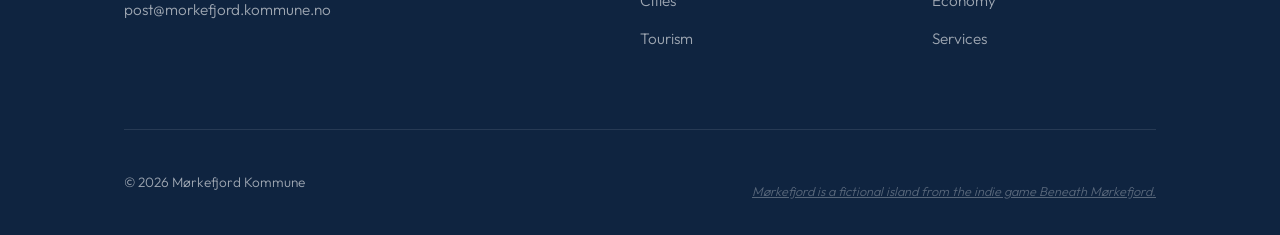
<file: culture.html>
<!DOCTYPE html>
<html lang="en" class="lang-en">
<head><meta charset="UTF-8"><meta name="viewport" content="width=device-width, initial-scale=1.0"><title>Culture — Mørkefjord Kommune</title><link rel="stylesheet" href="css/styles.css"></head>
<body>
  <nav class="nav"><div class="nav-inner"><div class="nav-logo"><a href="index.html">Mørkefjord</a></div><div class="nav-links"><a href="index.html" class="en">Home</a><a href="index.html" class="no">Hjem</a><a href="index.html" class="it">Home</a><a href="about.html" class="en">About</a><a href="about.html" class="no">Om oss</a><a href="about.html" class="it">Chi siamo</a><a href="cities.html" class="en">Cities</a><a href="cities.html" class="no">Byer</a><a href="cities.html" class="it">Città</a><a href="norn.html">NORN</a><a href="tourism.html" class="en">Tourism</a><a href="tourism.html" class="no">Turisme</a><a href="tourism.html" class="it">Turismo</a><a href="culture.html" class="en">Culture</a><a href="culture.html" class="no">Kultur</a><a href="culture.html" class="it">Cultura</a><a href="economy.html" class="en">Economy</a><a href="economy.html" class="no">Økonomi</a><a href="economy.html" class="it">Economia</a><a href="services.html" class="en">Services</a><a href="services.html" class="no">Tjenester</a><a href="services.html" class="it">Servizi</a><div class="lang-toggle"><button data-lang="en">EN</button><button data-lang="no">NO</button><button data-lang="it">IT</button></div></div><button class="nav-hamburger" aria-label="Menu"><span></span><span></span><span></span></button></div></nav>

  <section class="hero-sub"><div class="hero-bg"></div><h1><span class="en">Learning, creating, living</span><span class="no">Lære, skape, leve</span><span class="it">Imparare, creare, vivere</span></h1></section>

  <section class="section"><div class="container">
    <div class="section-divider fade-in"></div>
    <h2 class="fade-in">Kulturhus Mørkefjord</h2>
    <div class="city-content fade-in">
      <p><span class="en">The Kulturhus is the island's cultural hub — a modern building on the Grønnvik waterfront hosting exhibitions, concerts, theatre, film screenings, and community events. The building also houses the island's public library and a small cinema.</span><span class="no">Kulturhuset er øyas kulturelle knutepunkt — en moderne bygning på Grønnviks sjøfront som arrangerer utstillinger, konserter, teater, filmvisninger og fellesarrangementer. Bygningen huser også øyas folkebibliotek og en liten kinosal.</span><span class="it">Il Kulturhus è il polo culturale dell'isola — un edificio moderno sul lungomare di Grønnvik che ospita mostre, concerti, teatro, proiezioni cinematografiche ed eventi comunitari. L'edificio ospita anche la biblioteca pubblica e una piccola sala cinema.</span></p>
    </div>
  </div></section>

  <section class="section section-alt"><div class="container">
    <div class="section-divider fade-in"></div>
    <h2 class="fade-in"><span class="en">Workshops &amp; Courses</span><span class="no">Verksteder og kurs</span><span class="it">Laboratori e corsi</span></h2>
    <div class="card-grid">
      <div class="card fade-in"><div class="card-img culture"></div><div class="card-body"><h3><span class="en">Electroacoustic Music &amp; Sound Art</span><span class="no">Elektroakustisk musikk og lydkunst</span><span class="it">Musica elettroacustica e arte sonora</span></h3><p><span class="en">Composition workshops exploring the intersection of sound, technology, and landscape. Field recording, MaxMSP, spatial audio. In collaboration with visiting composers and the University Campus.</span><span class="no">Komposisjonsverksteder som utforsker møtepunktet mellom lyd, teknologi og landskap. Feltopptak, MaxMSP, romlig lyd. I samarbeid med gjestekomponister og universitetscampusen.</span><span class="it">Laboratori di composizione che esplorano l'intersezione tra suono, tecnologia e paesaggio. Registrazione sul campo, MaxMSP, audio spaziale. In collaborazione con compositori ospiti e il campus universitario.</span></p></div></div>
      <div class="card fade-in"><div class="card-img tech"></div><div class="card-body"><h3><span class="en">Multimedia &amp; Digital Art</span><span class="no">Multimedia og digital kunst</span><span class="it">Multimedia e arte digitale</span></h3><p><span class="en">Workshops on creative coding, TouchDesigner, interactive installations. Open to beginners and professionals. Summer intensive programme in July.</span><span class="no">Verksteder i kreativ koding, TouchDesigner, interaktive installasjoner. Åpent for nybegynnere og profesjonelle. Intensivt sommerprogram i juli.</span><span class="it">Laboratori di creative coding, TouchDesigner, installazioni interattive. Aperti a principianti e professionisti. Programma intensivo estivo a luglio.</span></p></div></div>
      <div class="card fade-in"><div class="card-img" style="background:linear-gradient(135deg,#8B6E4A,#C4956A)"></div><div class="card-body"><h3><span class="en">Painting &amp; Visual Arts</span><span class="no">Maleri og billedkunst</span><span class="it">Pittura e arti visive</span></h3><p><span class="en">Weekly sessions at the Kulturhus. Landscape painting, life drawing, printmaking. Annual group exhibition in September.</span><span class="no">Ukentlige samlinger på Kulturhuset. Landskapsmaleri, croquis, grafikk. Årlig gruppeutstilling i september.</span><span class="it">Sessioni settimanali al Kulturhus. Pittura di paesaggio, disegno dal vero, incisione. Mostra collettiva annuale a settembre.</span></p></div></div>
      <div class="card fade-in"><div class="card-img nature"></div><div class="card-body"><h3><span class="en">Nature Education</span><span class="no">Naturformidling</span><span class="it">Educazione ambientale</span></h3><p><span class="en">Guided programmes for schools and families. Arctic ecology, coastal biology, birdwatching, sustainable fishing. Run by the Mørkefjord Nature Centre in collaboration with local guides.</span><span class="no">Guidede programmer for skoler og familier. Arktisk økologi, kystbiologi, fuglekikking, bærekraftig fiske. Drevet av Mørkefjord Natursenter i samarbeid med lokale guider.</span><span class="it">Programmi guidati per scuole e famiglie. Ecologia artica, biologia costiera, birdwatching, pesca sostenibile. Gestiti dal Centro Natura di Mørkefjord in collaborazione con guide locali.</span></p></div></div>
      <div class="card fade-in"><div class="card-img" style="background:linear-gradient(135deg,#2D5A3D,#3B8E8D)"></div><div class="card-body"><h3><span class="en">Trekking &amp; Outdoor Skills</span><span class="no">Trekking og friluftsferdigheter</span><span class="it">Trekking e competenze outdoor</span></h3><p><span class="en">Guided hikes with cultural and ecological focus. Map reading, wilderness safety, winter survival basics. Seasonal programme from the Friluftsliv Association.</span><span class="no">Guidede turer med kulturelt og økologisk fokus. Kartlesing, sikkerhet i naturen, grunnleggende vinteroverlevelse. Sesongprogram fra Friluftslivforeningen.</span><span class="it">Escursioni guidate con focus culturale ed ecologico. Lettura delle mappe, sicurezza in natura, basi di sopravvivenza invernale. Programma stagionale dell'Associazione Friluftsliv.</span></p></div></div>
      <div class="card fade-in"><div class="card-img" style="background:linear-gradient(135deg,#4A5568,#718096)"></div><div class="card-body"><h3><span class="en">Writing &amp; Storytelling</span><span class="no">Skriving og fortelling</span><span class="it">Scrittura e narrazione</span></h3><p><span class="en">Evening workshops in Sølvær. Local oral traditions, creative writing, memoir. The island's stories, told by the people who live them.</span><span class="no">Kveldsverksteder i Sølvær. Lokale muntlige tradisjoner, kreativ skriving, memoarer. Øyas historier, fortalt av dem som lever dem.</span><span class="it">Laboratori serali a Sølvær. Tradizioni orali locali, scrittura creativa, memorie. Le storie dell'isola, raccontate da chi le vive.</span></p></div></div>
    </div>
  </div></section>

  <section class="section"><div class="container">
    <div class="section-divider fade-in"></div>
    <h2 class="fade-in"><span class="en">Mørkefjord University Campus</span><span class="no">Mørkefjord universitetscampus</span><span class="it">Campus universitario di Mørkefjord</span></h2>
    <div class="city-content fade-in">
      <p><span class="en">The University Campus in Grønnvik is a satellite of UiT — The Arctic University of Norway. It offers programmes in Arctic Studies, Marine Biology, and — since 2022 — a joint programme in AI Ethics with NørdTech. The campus is small (around 400 students) but internationally connected.</span><span class="no">Universitetscampusen i Grønnvik er en satellitt av UiT — Norges arktiske universitet. Den tilbyr programmer i arktiske studier, marinbiologi og — siden 2022 — et fellesprogram i AI-etikk med NørdTech. Campusen er liten (rundt 400 studenter) men internasjonalt tilknyttet.</span><span class="it">Il campus universitario di Grønnvik è una sede distaccata di UiT — l'Università Artica della Norvegia. Offre programmi in Studi artici, Biologia marina e — dal 2022 — un programma congiunto in Etica dell'IA con NørdTech. Il campus è piccolo (circa 400 studenti) ma internazionalmente connesso.</span></p>
    </div>
  </div></section>

  <section class="section section-alt"><div class="container">
    <div class="section-divider fade-in"></div>
    <h2 class="fade-in"><span class="en">Schools</span><span class="no">Skoler</span><span class="it">Scuole</span></h2>
    <div class="city-content fade-in">
      <p><span class="en">Mørkefjord has three primary schools (one in each city) and one secondary school in Grønnvik. The island prides itself on small class sizes and a curriculum deeply connected to the local environment.</span><span class="no">Mørkefjord har tre barneskoler (én i hver by) og én ungdomsskole i Grønnvik. Øya er stolt av små klassestørrelser og en læreplan som er dypt knyttet til det lokale miljøet.</span><span class="it">Mørkefjord ha tre scuole elementari (una in ogni città) e una scuola secondaria a Grønnvik. L'isola è orgogliosa delle classi piccole e di un programma didattico profondamente legato all'ambiente locale.</span></p>
    </div>
  </div></section>

  <footer class="footer"><div class="container"><div class="footer-inner"><div><h4>Mørkefjord Kommune</h4><p><span class="en">Kommunehuset, Grønnvik<br>Mørkefjord, Norway</span><span class="no">Kommunehuset, Grønnvik<br>Mørkefjord, Norge</span><span class="it">Kommunehuset, Grønnvik<br>Mørkefjord, Norvegia</span><br>post@morkefjord.kommune.no</p></div><div><h4 class="en">Explore</h4><h4 class="no">Utforsk</h4><h4 class="it">Esplora</h4><ul class="footer-links"><li><a href="about.html"><span class="en">About</span><span class="no">Om oss</span><span class="it">Chi siamo</span></a></li><li><a href="cities.html"><span class="en">Cities</span><span class="no">Byer</span><span class="it">Città</span></a></li><li><a href="tourism.html"><span class="en">Tourism</span><span class="no">Turisme</span><span class="it">Turismo</span></a></li></ul></div><div><h4 class="en">Services</h4><h4 class="no">Tjenester</h4><h4 class="it">Servizi</h4><ul class="footer-links"><li><a href="culture.html"><span class="en">Culture</span><span class="no">Kultur</span><span class="it">Cultura</span></a></li><li><a href="economy.html"><span class="en">Economy</span><span class="no">Økonomi</span><span class="it">Economia</span></a></li><li><a href="services.html"><span class="en">Services</span><span class="no">Tjenester</span><span class="it">Servizi</span></a></li></ul></div></div><div class="footer-bottom"><p>© 2026 Mørkefjord Kommune</p><p class="footer-disclaimer"><a href="project.html" style="color:inherit;text-decoration:underline"><span class="en">Mørkefjord is a fictional island from the indie game Beneath Mørkefjord.</span><span class="no">Mørkefjord er en fiktiv øy fra indiespillet Beneath Mørkefjord.</span><span class="it">Mørkefjord è un'isola immaginaria dal videogioco indie Beneath Mørkefjord.</span></a></p></div></div></footer>
  <script src="js/main.js"></script>
</body></html>
</file>
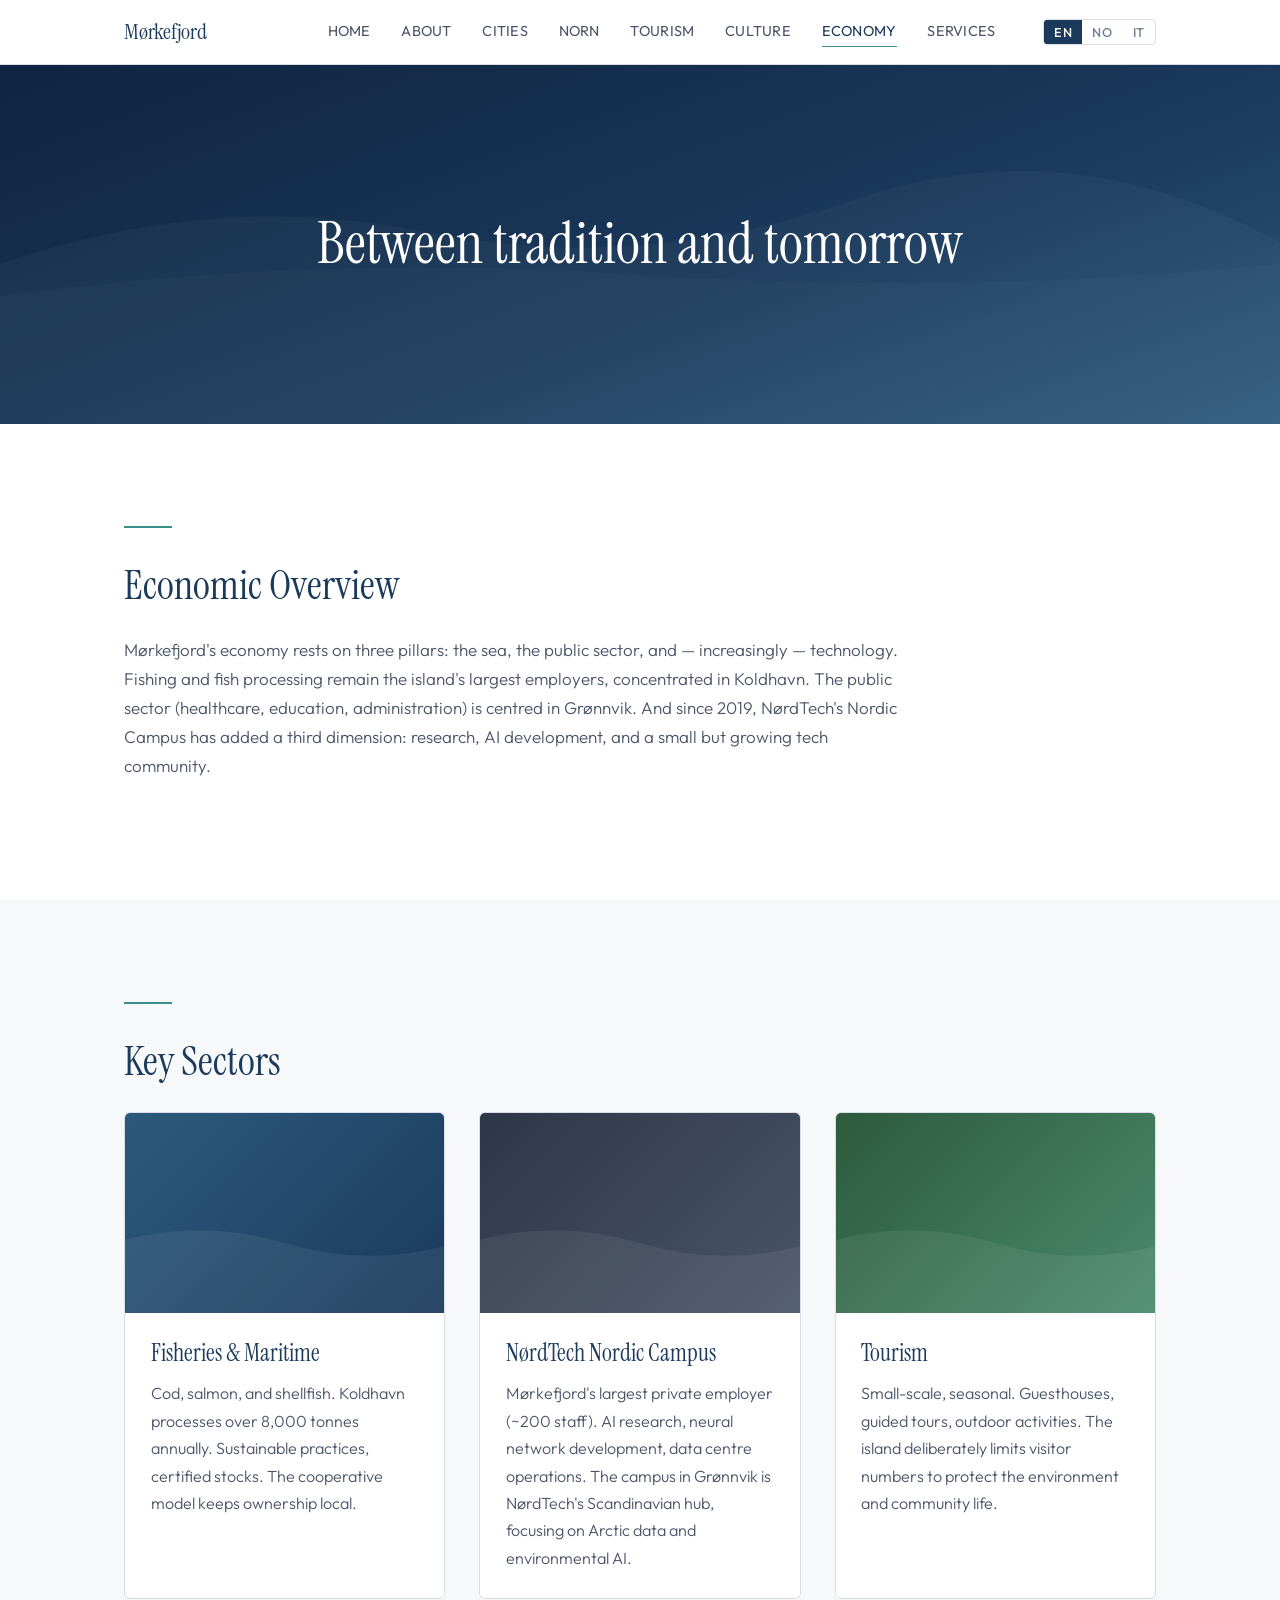
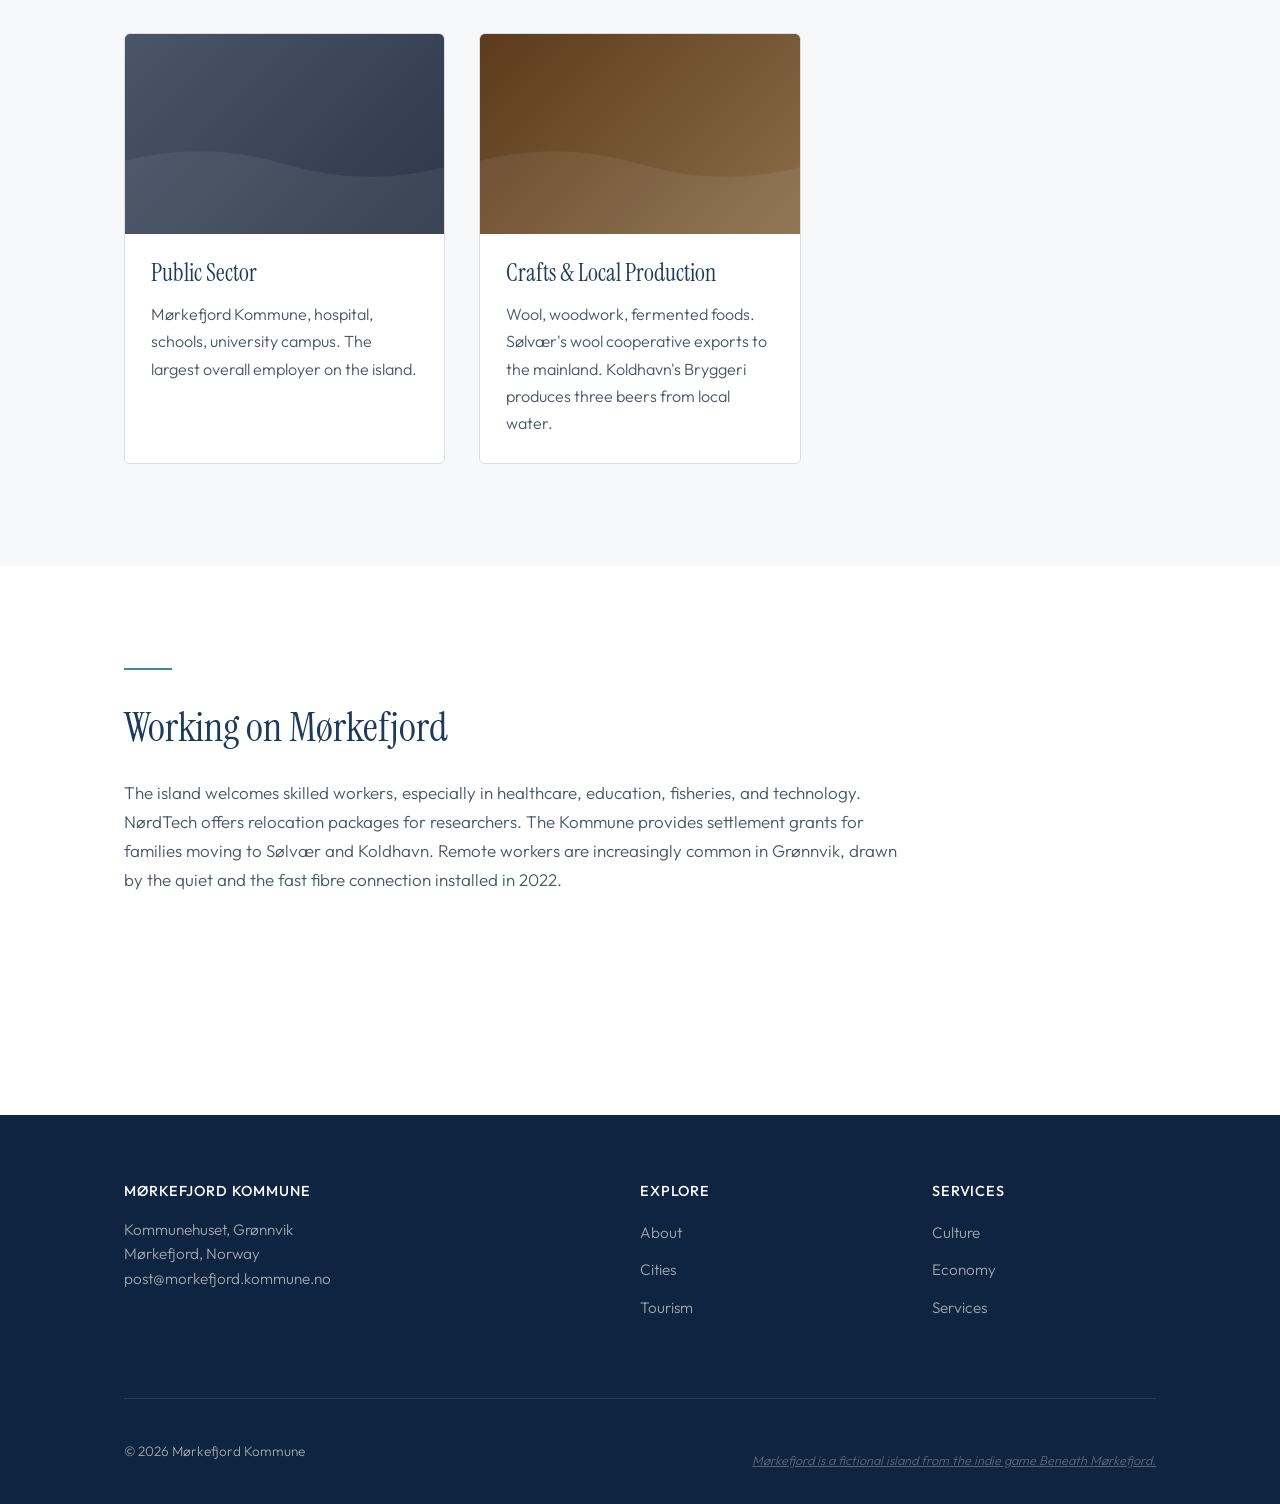
<file: economy.html>
<!DOCTYPE html>
<html lang="en" class="lang-en">
<head><meta charset="UTF-8"><meta name="viewport" content="width=device-width, initial-scale=1.0"><title>Economy — Mørkefjord Kommune</title><link rel="stylesheet" href="css/styles.css"></head>
<body>
  <nav class="nav"><div class="nav-inner"><div class="nav-logo"><a href="index.html">Mørkefjord</a></div><div class="nav-links"><a href="index.html" class="en">Home</a><a href="index.html" class="no">Hjem</a><a href="index.html" class="it">Home</a><a href="about.html" class="en">About</a><a href="about.html" class="no">Om oss</a><a href="about.html" class="it">Chi siamo</a><a href="cities.html" class="en">Cities</a><a href="cities.html" class="no">Byer</a><a href="cities.html" class="it">Città</a><a href="norn.html">NORN</a><a href="tourism.html" class="en">Tourism</a><a href="tourism.html" class="no">Turisme</a><a href="tourism.html" class="it">Turismo</a><a href="culture.html" class="en">Culture</a><a href="culture.html" class="no">Kultur</a><a href="culture.html" class="it">Cultura</a><a href="economy.html" class="en">Economy</a><a href="economy.html" class="no">Økonomi</a><a href="economy.html" class="it">Economia</a><a href="services.html" class="en">Services</a><a href="services.html" class="no">Tjenester</a><a href="services.html" class="it">Servizi</a><div class="lang-toggle"><button data-lang="en">EN</button><button data-lang="no">NO</button><button data-lang="it">IT</button></div></div><button class="nav-hamburger" aria-label="Menu"><span></span><span></span><span></span></button></div></nav>

  <section class="hero-sub"><div class="hero-bg"></div><h1><span class="en">Between tradition and tomorrow</span><span class="no">Mellom tradisjon og fremtid</span><span class="it">Tra tradizione e futuro</span></h1></section>

  <section class="section"><div class="container">
    <div class="section-divider fade-in"></div>
    <h2 class="fade-in"><span class="en">Economic Overview</span><span class="no">Økonomisk oversikt</span><span class="it">Panoramica economica</span></h2>
    <div class="city-content fade-in">
      <p><span class="en">Mørkefjord's economy rests on three pillars: the sea, the public sector, and — increasingly — technology. Fishing and fish processing remain the island's largest employers, concentrated in Koldhavn. The public sector (healthcare, education, administration) is centred in Grønnvik. And since 2019, NørdTech's Nordic Campus has added a third dimension: research, AI development, and a small but growing tech community.</span><span class="no">Mørkefjords økonomi hviler på tre pilarer: havet, offentlig sektor og — i stadig større grad — teknologi. Fiske og fiskeindustri er fortsatt øyas største arbeidsgivere, konsentrert i Koldhavn. Offentlig sektor (helse, utdanning, forvaltning) er sentrert i Grønnvik. Og siden 2019 har NørdTechs nordiske campus tilført en tredje dimensjon: forskning, AI-utvikling og et lite, men voksende teknologimiljø.</span><span class="it">L'economia di Mørkefjord poggia su tre pilastri: il mare, il settore pubblico e — sempre più — la tecnologia. La pesca e la lavorazione del pesce restano i maggiori datori di lavoro dell'isola, concentrati a Koldhavn. Il settore pubblico (sanità, istruzione, amministrazione) è centrato a Grønnvik. E dal 2019, il campus nordico di NørdTech ha aggiunto una terza dimensione: ricerca, sviluppo dell'IA e una piccola ma crescente comunità tecnologica.</span></p>
    </div>
  </div></section>

  <section class="section section-alt"><div class="container">
    <div class="section-divider fade-in"></div>
    <h2 class="fade-in"><span class="en">Key Sectors</span><span class="no">Hovednæringer</span><span class="it">Settori chiave</span></h2>
    <div class="card-grid">
      <div class="card fade-in"><div class="card-img" style="background:linear-gradient(135deg,#2C5A7C,#1B3A5C)"></div><div class="card-body"><h3><span class="en">Fisheries &amp; Maritime</span><span class="no">Fiskeri og maritim</span><span class="it">Pesca e settore marittimo</span></h3><p><span class="en">Cod, salmon, and shellfish. Koldhavn processes over 8,000 tonnes annually. Sustainable practices, certified stocks. The cooperative model keeps ownership local.</span><span class="no">Torsk, laks og skalldyr. Koldhavn foredler over 8 000 tonn årlig. Bærekraftig praksis, sertifiserte bestander. Samvirkemodellen holder eierskapet lokalt.</span><span class="it">Merluzzo, salmone e crostacei. Koldhavn lavora oltre 8.000 tonnellate all'anno. Pratiche sostenibili, stock certificati. Il modello cooperativo mantiene la proprietà locale.</span></p></div></div>
      <div class="card fade-in"><div class="card-img tech"></div><div class="card-body"><h3>NørdTech Nordic Campus</h3><p><span class="en">Mørkefjord's largest private employer (~200 staff). AI research, neural network development, data centre operations. The campus in Grønnvik is NørdTech's Scandinavian hub, focusing on Arctic data and environmental AI.</span><span class="no">Mørkefjords største private arbeidsgiver (~200 ansatte). AI-forskning, nevrale nettverksutvikling, datasenterdrift. Campusen i Grønnvik er NørdTechs skandinaviske knutepunkt, med fokus på arktiske data og miljø-AI.</span><span class="it">Il più grande datore di lavoro privato di Mørkefjord (~200 dipendenti). Ricerca sull'IA, sviluppo di reti neurali, operazioni di data center. Il campus a Grønnvik è il polo scandinavo di NørdTech, focalizzato su dati artici e IA ambientale.</span></p></div></div>
      <div class="card fade-in"><div class="card-img nature"></div><div class="card-body"><h3><span class="en">Tourism</span><span class="no">Turisme</span><span class="it">Turismo</span></h3><p><span class="en">Small-scale, seasonal. Guesthouses, guided tours, outdoor activities. The island deliberately limits visitor numbers to protect the environment and community life.</span><span class="no">Småskala, sesongbasert. Gjestehus, guidede turer, friluftsaktiviteter. Øya begrenser bevisst antall besøkende for å beskytte miljøet og lokalsamfunnet.</span><span class="it">Su piccola scala, stagionale. Pensioni, visite guidate, attività all'aperto. L'isola limita deliberatamente il numero di visitatori per proteggere l'ambiente e la vita comunitaria.</span></p></div></div>
      <div class="card fade-in"><div class="card-img" style="background:linear-gradient(135deg,#4A5568,#2D3748)"></div><div class="card-body"><h3><span class="en">Public Sector</span><span class="no">Offentlig sektor</span><span class="it">Settore pubblico</span></h3><p><span class="en">Mørkefjord Kommune, hospital, schools, university campus. The largest overall employer on the island.</span><span class="no">Mørkefjord kommune, sykehus, skoler, universitetscampus. Den største samlede arbeidsgiveren på øya.</span><span class="it">Mørkefjord Kommune, ospedale, scuole, campus universitario. Il più grande datore di lavoro complessivo dell'isola.</span></p></div></div>
      <div class="card fade-in"><div class="card-img culture"></div><div class="card-body"><h3><span class="en">Crafts &amp; Local Production</span><span class="no">Håndverk og lokalproduksjon</span><span class="it">Artigianato e produzione locale</span></h3><p><span class="en">Wool, woodwork, fermented foods. Sølvær's wool cooperative exports to the mainland. Koldhavn's Bryggeri produces three beers from local water.</span><span class="no">Ull, trearbeid, fermentert mat. Sølværs ullkooperativ eksporterer til fastlandet. Koldhavns Bryggeri produserer tre ølsorter med lokalt vann.</span><span class="it">Lana, lavorazione del legno, cibi fermentati. La cooperativa della lana di Sølvær esporta sulla terraferma. Il Bryggeri di Koldhavn produce tre birre con acqua locale.</span></p></div></div>
    </div>
  </div></section>

  <section class="section"><div class="container">
    <div class="section-divider fade-in"></div>
    <h2 class="fade-in"><span class="en">Working on Mørkefjord</span><span class="no">Jobbe på Mørkefjord</span><span class="it">Lavorare a Mørkefjord</span></h2>
    <div class="city-content fade-in">
      <p><span class="en">The island welcomes skilled workers, especially in healthcare, education, fisheries, and technology. NørdTech offers relocation packages for researchers. The Kommune provides settlement grants for families moving to Sølvær and Koldhavn. Remote workers are increasingly common in Grønnvik, drawn by the quiet and the fast fibre connection installed in 2022.</span><span class="no">Øya ønsker faglærte arbeidere velkommen, spesielt innen helse, utdanning, fiskeri og teknologi. NørdTech tilbyr flyttepakker for forskere. Kommunen gir etableringstilskudd til familier som flytter til Sølvær og Koldhavn. Fjernarbeidere blir stadig vanligere i Grønnvik, tiltrukket av roen og den raske fibertilkoblingen som ble installert i 2022.</span><span class="it">L'isola accoglie lavoratori qualificati, soprattutto nei settori sanitario, educativo, ittico e tecnologico. NørdTech offre pacchetti di trasferimento per ricercatori. Il Comune eroga contributi di insediamento per le famiglie che si trasferiscono a Sølvær e Koldhavn. I lavoratori da remoto sono sempre più comuni a Grønnvik, attratti dalla tranquillità e dalla fibra ottica veloce installata nel 2022.</span></p>
    </div>
  </div></section>

  <footer class="footer"><div class="container"><div class="footer-inner"><div><h4>Mørkefjord Kommune</h4><p><span class="en">Kommunehuset, Grønnvik<br>Mørkefjord, Norway</span><span class="no">Kommunehuset, Grønnvik<br>Mørkefjord, Norge</span><span class="it">Kommunehuset, Grønnvik<br>Mørkefjord, Norvegia</span><br>post@morkefjord.kommune.no</p></div><div><h4 class="en">Explore</h4><h4 class="no">Utforsk</h4><h4 class="it">Esplora</h4><ul class="footer-links"><li><a href="about.html"><span class="en">About</span><span class="no">Om oss</span><span class="it">Chi siamo</span></a></li><li><a href="cities.html"><span class="en">Cities</span><span class="no">Byer</span><span class="it">Città</span></a></li><li><a href="tourism.html"><span class="en">Tourism</span><span class="no">Turisme</span><span class="it">Turismo</span></a></li></ul></div><div><h4 class="en">Services</h4><h4 class="no">Tjenester</h4><h4 class="it">Servizi</h4><ul class="footer-links"><li><a href="culture.html"><span class="en">Culture</span><span class="no">Kultur</span><span class="it">Cultura</span></a></li><li><a href="economy.html"><span class="en">Economy</span><span class="no">Økonomi</span><span class="it">Economia</span></a></li><li><a href="services.html"><span class="en">Services</span><span class="no">Tjenester</span><span class="it">Servizi</span></a></li></ul></div></div><div class="footer-bottom"><p>© 2026 Mørkefjord Kommune</p><p class="footer-disclaimer"><a href="project.html" style="color:inherit;text-decoration:underline"><span class="en">Mørkefjord is a fictional island from the indie game Beneath Mørkefjord.</span><span class="no">Mørkefjord er en fiktiv øy fra indiespillet Beneath Mørkefjord.</span><span class="it">Mørkefjord è un'isola immaginaria dal videogioco indie Beneath Mørkefjord.</span></a></p></div></div></footer>
  <script src="js/main.js"></script>
</body></html>
</file>
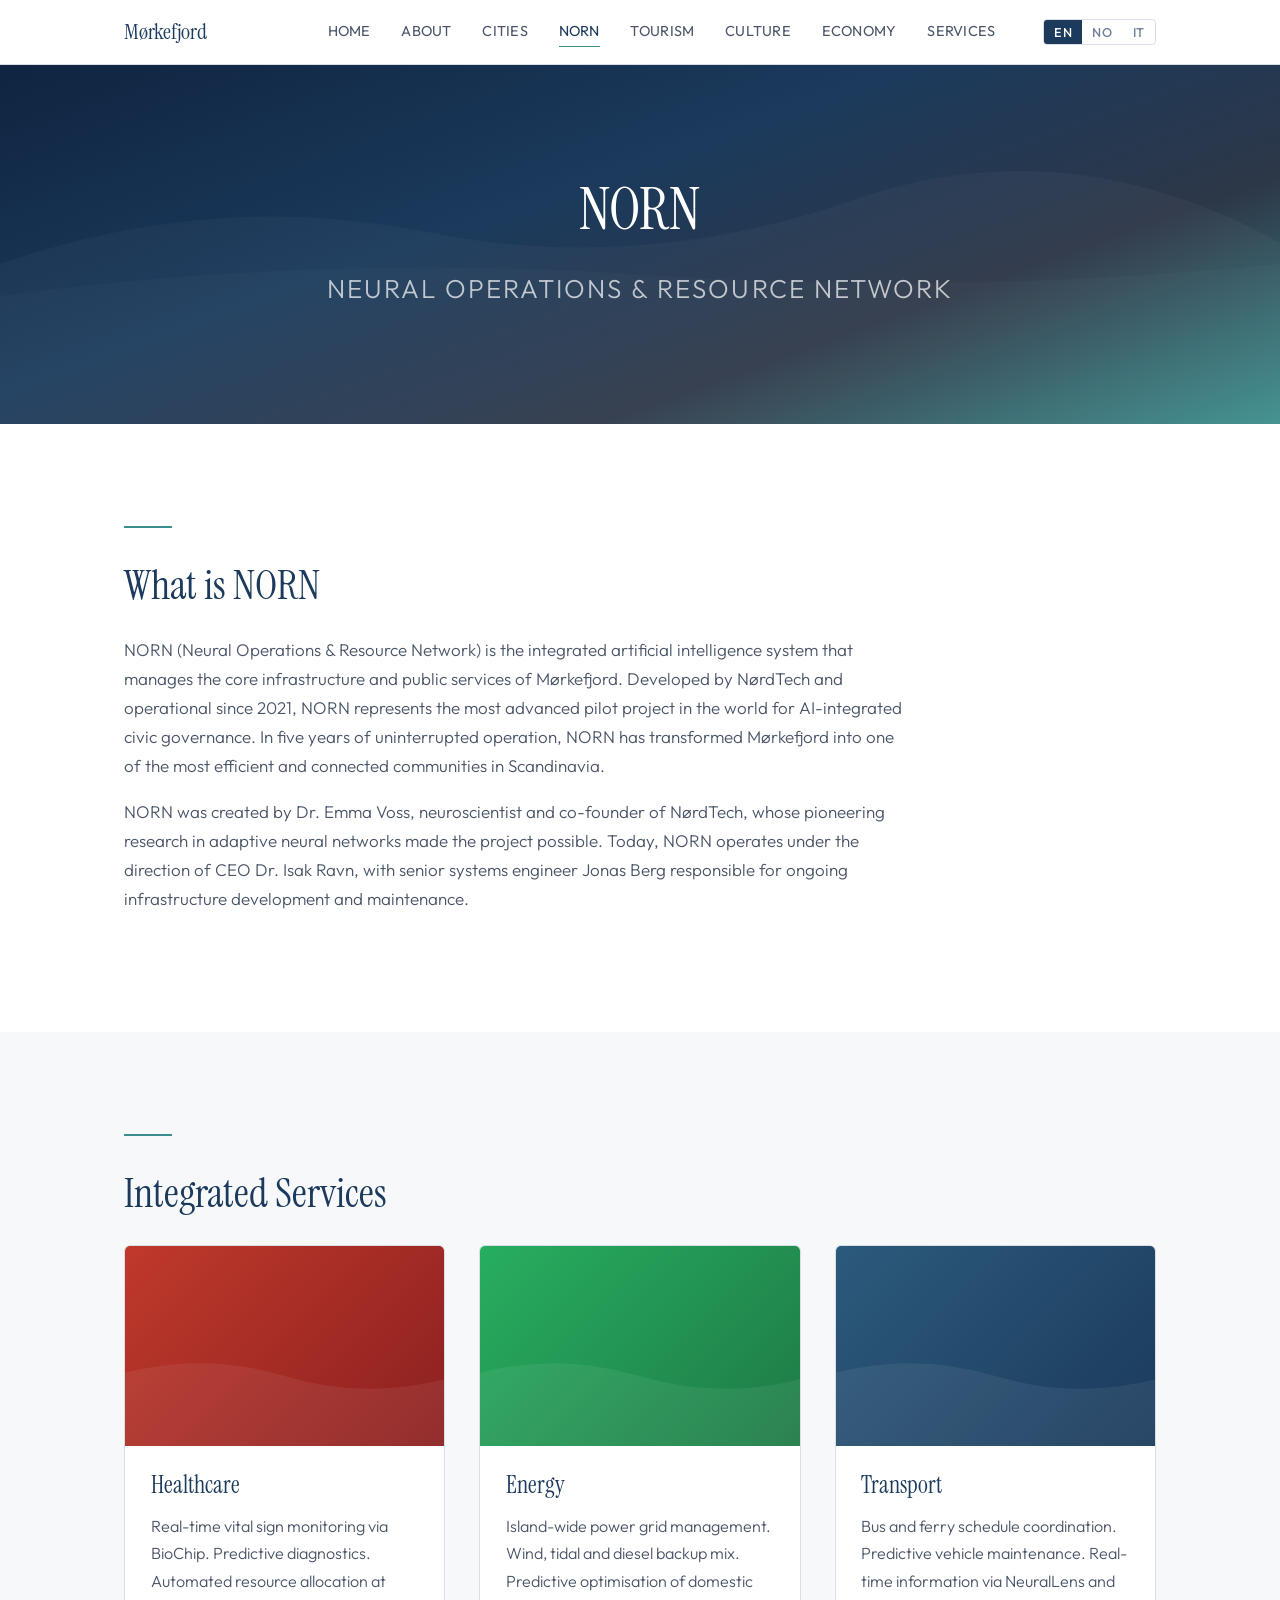
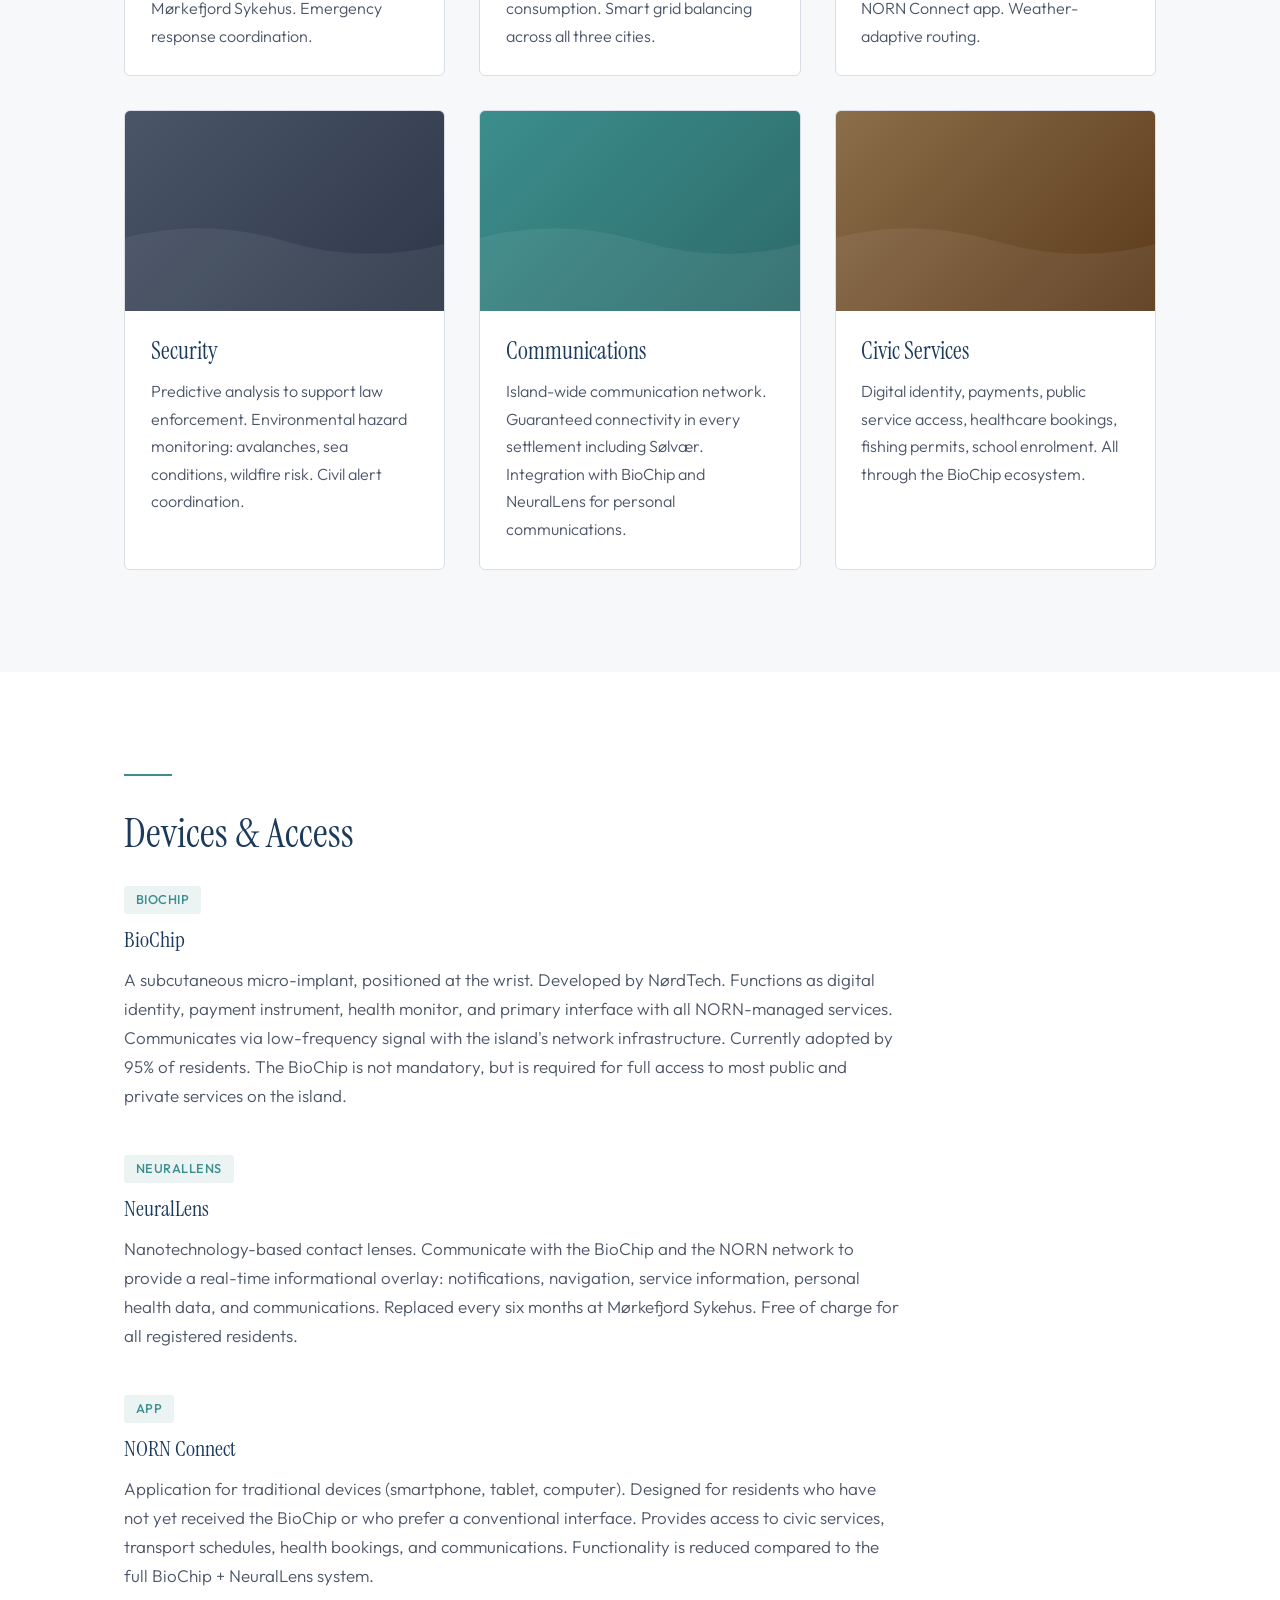
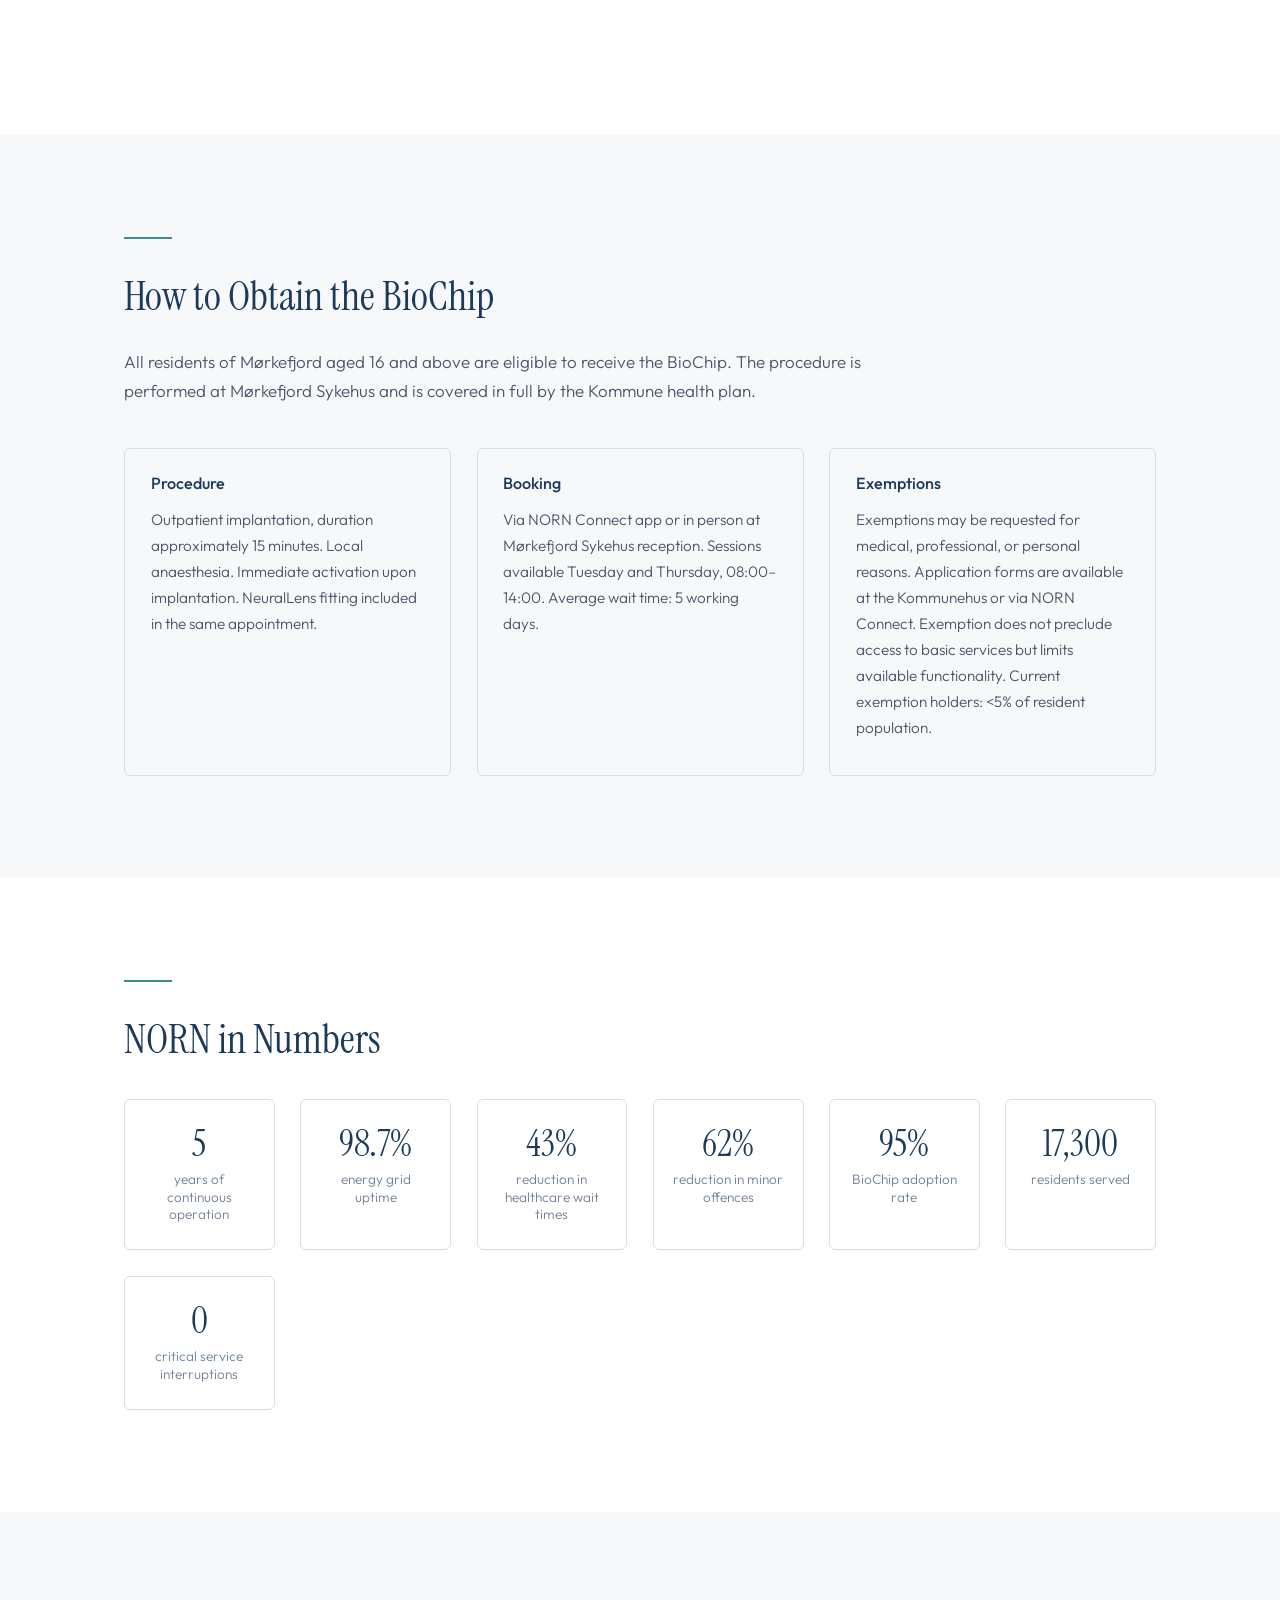
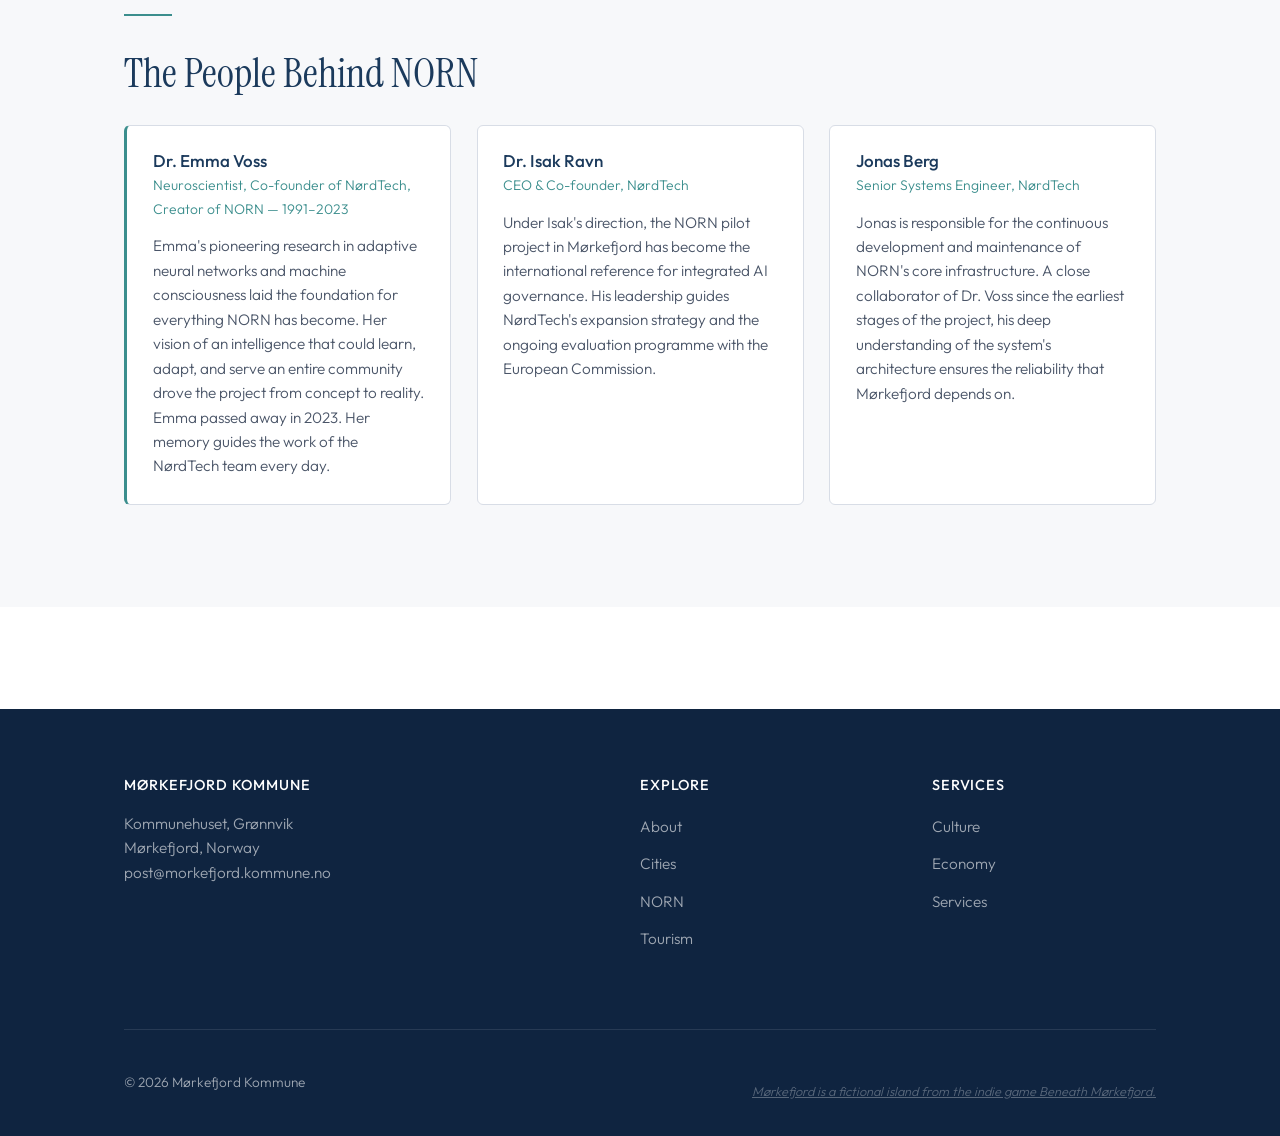
<file: norn.html>
<!DOCTYPE html>
<html lang="en" class="lang-en">
<head><meta charset="UTF-8"><meta name="viewport" content="width=device-width, initial-scale=1.0"><title>NORN — Mørkefjord Kommune</title><link rel="stylesheet" href="css/styles.css">
<style>
  .stat-grid { display: grid; grid-template-columns: repeat(auto-fit, minmax(140px, 1fr)); gap: 1.5rem; margin-top: 2rem; }
  .stat-card { text-align: center; padding: 1.5rem 1rem; background: var(--white); border: 1px solid var(--border); border-radius: 6px; }
  .stat-number { font-family: var(--font-display); font-size: 2.2rem; color: var(--fjord); line-height: 1; }
  .stat-label { font-size: 0.8rem; color: var(--slate-light); margin-top: 0.5rem; line-height: 1.3; }
  .section-alt .stat-card { background: var(--white); }
  .person-grid { display: grid; grid-template-columns: repeat(auto-fit, minmax(300px, 1fr)); gap: 1.5rem; }
  .person-card { padding: 1.5rem; border: 1px solid var(--border); border-radius: 6px; background: var(--white); }
  .person-card h3 { font-family: var(--font-body); font-weight: 500; font-size: 1rem; color: var(--fjord); margin-bottom: 0.15rem; }
  .person-role { font-size: 0.82rem; color: var(--teal); margin-bottom: 0.75rem; }
  .person-card p { font-size: 0.9rem; color: var(--slate); line-height: 1.6; }
  .person-memorial { border-left: 3px solid var(--teal); }
  .procedure-box { background: var(--ice); border: 1px solid var(--border); border-radius: 6px; padding: 1.5rem; margin-top: 1rem; }
  .procedure-box h4 { font-family: var(--font-body); font-weight: 500; font-size: 0.95rem; color: var(--fjord); margin-bottom: 0.75rem; }
  .procedure-box p { font-size: 0.9rem; color: var(--slate); margin-bottom: 0.5rem; }
  .device-section { margin-bottom: 2.5rem; }
  .device-section h3 { font-size: 1.3rem; margin-bottom: 0.75rem; }
  .device-tag { display: inline-block; padding: 0.2rem 0.7rem; background: rgba(59,142,141,0.1); color: var(--teal); border-radius: 3px; font-size: 0.75rem; font-weight: 500; letter-spacing: 0.04em; text-transform: uppercase; margin-bottom: 0.75rem; }
</style>
</head>
<body>
  <nav class="nav"><div class="nav-inner"><div class="nav-logo"><a href="index.html">Mørkefjord</a></div><div class="nav-links"><a href="index.html" class="en">Home</a><a href="index.html" class="no">Hjem</a><a href="index.html" class="it">Home</a><a href="about.html" class="en">About</a><a href="about.html" class="no">Om oss</a><a href="about.html" class="it">Chi siamo</a><a href="cities.html" class="en">Cities</a><a href="cities.html" class="no">Byer</a><a href="cities.html" class="it">Città</a><a href="norn.html">NORN</a><a href="tourism.html" class="en">Tourism</a><a href="tourism.html" class="no">Turisme</a><a href="tourism.html" class="it">Turismo</a><a href="culture.html" class="en">Culture</a><a href="culture.html" class="no">Kultur</a><a href="culture.html" class="it">Cultura</a><a href="economy.html" class="en">Economy</a><a href="economy.html" class="no">Økonomi</a><a href="economy.html" class="it">Economia</a><a href="services.html" class="en">Services</a><a href="services.html" class="no">Tjenester</a><a href="services.html" class="it">Servizi</a><div class="lang-toggle"><button data-lang="en">EN</button><button data-lang="no">NO</button><button data-lang="it">IT</button></div></div><button class="nav-hamburger" aria-label="Menu"><span></span><span></span><span></span></button></div></nav>

  <section class="hero-sub"><div class="hero-bg" style="background:linear-gradient(160deg,#0F2440 0%,#1B3A5C 40%,#2D3748 70%,#3B8E8D 100%)"></div><h1>NORN<br><span style="font-size:0.45em;font-family:var(--font-body);font-weight:300;letter-spacing:0.08em;text-transform:uppercase;opacity:0.7">Neural Operations &amp; Resource Network</span></h1></section>

  <!-- WHAT IS NORN -->
  <section class="section"><div class="container">
    <div class="section-divider fade-in"></div>
    <h2 class="fade-in"><span class="en">What is NORN</span><span class="no">Hva er NORN</span><span class="it">Cos'è NORN</span></h2>
    <div class="city-content fade-in">
      <p><span class="en">NORN (Neural Operations &amp; Resource Network) is the integrated artificial intelligence system that manages the core infrastructure and public services of Mørkefjord. Developed by NørdTech and operational since 2021, NORN represents the most advanced pilot project in the world for AI-integrated civic governance. In five years of uninterrupted operation, NORN has transformed Mørkefjord into one of the most efficient and connected communities in Scandinavia.</span><span class="no">NORN (Neural Operations &amp; Resource Network) er det integrerte kunstig intelligens-systemet som forvalter kjerneinfrastrukturen og de offentlige tjenestene på Mørkefjord. Utviklet av NørdTech og operativt siden 2021, representerer NORN det mest avanserte pilotprosjektet i verden for AI-integrert offentlig forvaltning. I fem år med uavbrutt drift har NORN forvandlet Mørkefjord til et av de mest effektive og tilkoblede samfunnene i Skandinavia.</span><span class="it">NORN (Neural Operations &amp; Resource Network) è il sistema integrato di intelligenza artificiale che gestisce le infrastrutture e i servizi pubblici di Mørkefjord. Sviluppato da NørdTech e operativo dal 2021, NORN rappresenta il più avanzato progetto pilota al mondo per la governance civica integrata tramite IA. In cinque anni di operatività ininterrotta, NORN ha trasformato Mørkefjord in una delle comunità più efficienti e connesse della Scandinavia.</span></p>
      <p><span class="en">NORN was created by Dr. Emma Voss, neuroscientist and co-founder of NørdTech, whose pioneering research in adaptive neural networks made the project possible. Today, NORN operates under the direction of CEO Dr. Isak Ravn, with senior systems engineer Jonas Berg responsible for ongoing infrastructure development and maintenance.</span><span class="no">NORN ble skapt av Dr. Emma Voss, nevroviter og medgründer av NørdTech, hvis banebrytende forskning innen adaptive nevrale nettverk gjorde prosjektet mulig. I dag opererer NORN under ledelse av administrerende direktør Dr. Isak Ravn, med senioringeniør Jonas Berg ansvarlig for løpende infrastrukturutvikling og vedlikehold.</span><span class="it">NORN è stato creato dalla Dott.ssa Emma Voss, neuroscienziata e co-fondatrice di NørdTech, la cui ricerca pionieristica sulle reti neurali adattive ha reso possibile il progetto. Oggi NORN opera sotto la direzione del CEO Dott. Isak Ravn, con l'ingegnere senior Jonas Berg responsabile dello sviluppo e della manutenzione dell'infrastruttura.</span></p>
    </div>
  </div></section>

  <!-- WHAT NORN MANAGES -->
  <section class="section section-alt"><div class="container">
    <div class="section-divider fade-in"></div>
    <h2 class="fade-in"><span class="en">Integrated Services</span><span class="no">Integrerte tjenester</span><span class="it">Servizi integrati</span></h2>
    <div class="card-grid">
      <div class="card fade-in"><div class="card-img" style="background:linear-gradient(135deg,#C0392B,#8B2020)"></div><div class="card-body"><h3><span class="en">Healthcare</span><span class="no">Helse</span><span class="it">Sanità</span></h3><p><span class="en">Real-time vital sign monitoring via BioChip. Predictive diagnostics. Automated resource allocation at Mørkefjord Sykehus. Emergency response coordination.</span><span class="no">Sanntids overvåking av vitale tegn via BioChip. Prediktiv diagnostikk. Automatisert ressursallokering ved Mørkefjord sykehus. Koordinering av akuttrespons.</span><span class="it">Monitoraggio dei parametri vitali in tempo reale tramite BioChip. Diagnostica predittiva. Allocazione automatica delle risorse al Mørkefjord Sykehus. Coordinamento della risposta alle emergenze.</span></p></div></div>
      <div class="card fade-in"><div class="card-img" style="background:linear-gradient(135deg,#27AE60,#1E7A45)"></div><div class="card-body"><h3><span class="en">Energy</span><span class="no">Energi</span><span class="it">Energia</span></h3><p><span class="en">Island-wide power grid management. Wind, tidal and diesel backup mix. Predictive optimisation of domestic consumption. Smart grid balancing across all three cities.</span><span class="no">Forvaltning av øyas strømnett. Vind-, tidevann- og dieselreservemiks. Prediktiv optimalisering av husholdningsforbruk. Smart nettbalansering på tvers av alle tre byer.</span><span class="it">Gestione della rete elettrica dell'isola. Mix eolico, mareomotrice e diesel di riserva. Ottimizzazione predittiva dei consumi domestici. Bilanciamento intelligente della rete tra le tre città.</span></p></div></div>
      <div class="card fade-in"><div class="card-img" style="background:linear-gradient(135deg,#2C5A7C,#1B3A5C)"></div><div class="card-body"><h3><span class="en">Transport</span><span class="no">Transport</span><span class="it">Trasporti</span></h3><p><span class="en">Bus and ferry schedule coordination. Predictive vehicle maintenance. Real-time information via NeuralLens and NORN Connect app. Weather-adaptive routing.</span><span class="no">Koordinering av buss- og ferjeruter. Prediktivt kjøretøyvedlikehold. Sanntidsinformasjon via NeuralLens og NORN Connect-appen. Værbasert rutetilpasning.</span><span class="it">Coordinamento degli orari di autobus e traghetti. Manutenzione predittiva dei veicoli. Informazioni in tempo reale tramite NeuralLens e app NORN Connect. Percorsi adattivi al meteo.</span></p></div></div>
      <div class="card fade-in"><div class="card-img" style="background:linear-gradient(135deg,#4A5568,#2D3748)"></div><div class="card-body"><h3><span class="en">Security</span><span class="no">Sikkerhet</span><span class="it">Sicurezza</span></h3><p><span class="en">Predictive analysis to support law enforcement. Environmental hazard monitoring: avalanches, sea conditions, wildfire risk. Civil alert coordination.</span><span class="no">Prediktiv analyse til støtte for politi. Miljørisikoovervåking: snøskred, sjøforhold, skogbrannrisiko. Koordinering av sivile varsler.</span><span class="it">Analisi predittiva a supporto delle forze dell'ordine. Monitoraggio dei rischi ambientali: valanghe, condizioni marine, rischio incendi. Coordinamento degli avvisi civili.</span></p></div></div>
      <div class="card fade-in"><div class="card-img" style="background:linear-gradient(135deg,#3B8E8D,#2D6B6A)"></div><div class="card-body"><h3><span class="en">Communications</span><span class="no">Kommunikasjon</span><span class="it">Comunicazioni</span></h3><p><span class="en">Island-wide communication network. Guaranteed connectivity in every settlement including Sølvær. Integration with BioChip and NeuralLens for personal communications.</span><span class="no">Øydekkende kommunikasjonsnettverk. Garantert tilkobling i hver bosetting, inkludert Sølvær. Integrasjon med BioChip og NeuralLens for personlig kommunikasjon.</span><span class="it">Rete di comunicazione su tutta l'isola. Connettività garantita in ogni insediamento, inclusa Sølvær. Integrazione con BioChip e NeuralLens per comunicazioni personali.</span></p></div></div>
      <div class="card fade-in"><div class="card-img" style="background:linear-gradient(135deg,#8B6E4A,#5C3A1B)"></div><div class="card-body"><h3><span class="en">Civic Services</span><span class="no">Innbyggertjenester</span><span class="it">Servizi civici</span></h3><p><span class="en">Digital identity, payments, public service access, healthcare bookings, fishing permits, school enrolment. All through the BioChip ecosystem.</span><span class="no">Digital identitet, betalinger, tilgang til offentlige tjenester, helsebestillinger, fisketillatelser, skoleinnmelding. Alt gjennom BioChip-økosystemet.</span><span class="it">Identità digitale, pagamenti, accesso ai servizi pubblici, prenotazioni sanitarie, permessi di pesca, iscrizioni scolastiche. Tutto attraverso l'ecosistema BioChip.</span></p></div></div>
    </div>
  </div></section>

  <!-- DEVICES -->
  <section class="section"><div class="container">
    <div class="section-divider fade-in"></div>
    <h2 class="fade-in"><span class="en">Devices &amp; Access</span><span class="no">Enheter og tilgang</span><span class="it">Dispositivi e accesso</span></h2>

    <div class="device-section fade-in">
      <span class="device-tag">BioChip</span>
      <h3>BioChip</h3>
      <div class="city-content">
        <p><span class="en">A subcutaneous micro-implant, positioned at the wrist. Developed by NørdTech. Functions as digital identity, payment instrument, health monitor, and primary interface with all NORN-managed services. Communicates via low-frequency signal with the island's network infrastructure. Currently adopted by 95% of residents. The BioChip is not mandatory, but is required for full access to most public and private services on the island.</span><span class="no">Et subkutant mikroimplantat, plassert ved håndleddet. Utviklet av NørdTech. Fungerer som digital identitet, betalingsinstrument, helsemonitor og primærgrensesnitt med alle NORN-administrerte tjenester. Kommuniserer via lavfrekvenssignal med øyas nettverksinfrastruktur. For tiden brukt av 95% av innbyggerne. BioChip er ikke obligatorisk, men er nødvendig for full tilgang til de fleste offentlige og private tjenester på øya.</span><span class="it">Microimpianto sottocutaneo, posizionato al polso. Sviluppato da NørdTech. Funziona come identità digitale, strumento di pagamento, monitor sanitario e interfaccia primaria con tutti i servizi gestiti da NORN. Comunica tramite segnale a bassa frequenza con l'infrastruttura di rete dell'isola. Attualmente adottato dal 95% dei residenti. Il BioChip non è obbligatorio, ma è necessario per l'accesso completo alla maggior parte dei servizi pubblici e privati dell'isola.</span></p>
      </div>
    </div>

    <div class="device-section fade-in">
      <span class="device-tag">NeuralLens</span>
      <h3>NeuralLens</h3>
      <div class="city-content">
        <p><span class="en">Nanotechnology-based contact lenses. Communicate with the BioChip and the NORN network to provide a real-time informational overlay: notifications, navigation, service information, personal health data, and communications. Replaced every six months at Mørkefjord Sykehus. Free of charge for all registered residents.</span><span class="no">Nanoteknologibaserte kontaktlinser. Kommuniserer med BioChip og NORN-nettverket for å gi en sanntids informasjonsoverlegg: varsler, navigasjon, tjenesteinformasjon, personlige helsedata og kommunikasjon. Byttes hvert halvår ved Mørkefjord sykehus. Gratis for alle registrerte innbyggere.</span><span class="it">Lenti a contatto basate su nanotecnologie. Comunicano con il BioChip e la rete NORN per fornire un overlay informativo in tempo reale: notifiche, navigazione, informazioni sui servizi, dati sanitari personali e comunicazioni. Sostituite ogni sei mesi presso il Mørkefjord Sykehus. Gratuite per tutti i residenti registrati.</span></p>
      </div>
    </div>

    <div class="device-section fade-in">
      <span class="device-tag">App</span>
      <h3>NORN Connect</h3>
      <div class="city-content">
        <p><span class="en">Application for traditional devices (smartphone, tablet, computer). Designed for residents who have not yet received the BioChip or who prefer a conventional interface. Provides access to civic services, transport schedules, health bookings, and communications. Functionality is reduced compared to the full BioChip + NeuralLens system.</span><span class="no">Applikasjon for tradisjonelle enheter (smarttelefon, nettbrett, datamaskin). Designet for innbyggere som ennå ikke har mottatt BioChip eller som foretrekker et konvensjonelt grensesnitt. Gir tilgang til innbyggertjenester, transportruter, helsebestillinger og kommunikasjon. Funksjonaliteten er redusert sammenlignet med det fullstendige BioChip + NeuralLens-systemet.</span><span class="it">Applicazione per dispositivi tradizionali (smartphone, tablet, computer). Progettata per i residenti che non hanno ancora ricevuto il BioChip o che preferiscono un'interfaccia convenzionale. Fornisce accesso ai servizi civici, orari dei trasporti, prenotazioni sanitarie e comunicazioni. Le funzionalità sono ridotte rispetto al sistema completo BioChip + NeuralLens.</span></p>
      </div>
    </div>
  </div></section>

  <!-- HOW TO GET BIOCHIP -->
  <section class="section section-alt"><div class="container">
    <div class="section-divider fade-in"></div>
    <h2 class="fade-in"><span class="en">How to Obtain the BioChip</span><span class="no">Hvordan få BioChip</span><span class="it">Come ottenere il BioChip</span></h2>
    <div class="city-content fade-in">
      <p><span class="en">All residents of Mørkefjord aged 16 and above are eligible to receive the BioChip. The procedure is performed at Mørkefjord Sykehus and is covered in full by the Kommune health plan.</span><span class="no">Alle innbyggere på Mørkefjord fra 16 år og oppover er berettiget til å motta BioChip. Prosedyren utføres ved Mørkefjord sykehus og dekkes fullt ut av kommunens helseplan.</span><span class="it">Tutti i residenti di Mørkefjord dai 16 anni in su possono ricevere il BioChip. La procedura viene eseguita presso il Mørkefjord Sykehus ed è interamente coperta dal piano sanitario del Comune.</span></p>
    </div>
    <div class="service-grid fade-in" style="margin-top:1.5rem">
      <div class="procedure-box">
        <h4><span class="en">Procedure</span><span class="no">Prosedyre</span><span class="it">Procedura</span></h4>
        <p><span class="en">Outpatient implantation, duration approximately 15 minutes. Local anaesthesia. Immediate activation upon implantation. NeuralLens fitting included in the same appointment.</span><span class="no">Poliklinisk implantasjon, varighet ca. 15 minutter. Lokalbedøvelse. Umiddelbar aktivering ved implantasjon. NeuralLens-tilpasning inkludert i samme avtale.</span><span class="it">Impianto ambulatoriale, durata circa 15 minuti. Anestesia locale. Attivazione immediata all'impianto. Adattamento delle NeuralLens incluso nello stesso appuntamento.</span></p>
      </div>
      <div class="procedure-box">
        <h4><span class="en">Booking</span><span class="no">Bestilling</span><span class="it">Prenotazione</span></h4>
        <p><span class="en">Via NORN Connect app or in person at Mørkefjord Sykehus reception. Sessions available Tuesday and Thursday, 08:00–14:00. Average wait time: 5 working days.</span><span class="no">Via NORN Connect-appen eller personlig ved Mørkefjord sykehus resepsjon. Økter tilgjengelig tirsdag og torsdag, 08:00–14:00. Gjennomsnittlig ventetid: 5 arbeidsdager.</span><span class="it">Tramite app NORN Connect o di persona alla reception del Mørkefjord Sykehus. Sessioni disponibili martedì e giovedì, 08:00–14:00. Tempo di attesa medio: 5 giorni lavorativi.</span></p>
      </div>
      <div class="procedure-box">
        <h4><span class="en">Exemptions</span><span class="no">Unntak</span><span class="it">Esenzioni</span></h4>
        <p><span class="en">Exemptions may be requested for medical, professional, or personal reasons. Application forms are available at the Kommunehus or via NORN Connect. Exemption does not preclude access to basic services but limits available functionality. Current exemption holders: &lt;5% of resident population.</span><span class="no">Unntak kan søkes av medisinske, profesjonelle eller personlige grunner. Søknadsskjemaer er tilgjengelige ved Kommunehuset eller via NORN Connect. Unntak utelukker ikke tilgang til grunnleggende tjenester, men begrenser tilgjengelig funksjonalitet. Nåværende unntaksinnehavere: &lt;5% av innbyggerne.</span><span class="it">Le esenzioni possono essere richieste per ragioni mediche, professionali o personali. I moduli sono disponibili presso il Kommunehus o tramite NORN Connect. L'esenzione non preclude l'accesso ai servizi di base ma limita le funzionalità disponibili. Attuali titolari di esenzione: &lt;5% della popolazione residente.</span></p>
      </div>
    </div>
  </div></section>

  <!-- STATS -->
  <section class="section"><div class="container">
    <div class="section-divider fade-in"></div>
    <h2 class="fade-in"><span class="en">NORN in Numbers</span><span class="no">NORN i tall</span><span class="it">NORN in numeri</span></h2>
    <div class="stat-grid fade-in">
      <div class="stat-card"><div class="stat-number">5</div><div class="stat-label"><span class="en">years of continuous operation</span><span class="no">år med kontinuerlig drift</span><span class="it">anni di operatività continua</span></div></div>
      <div class="stat-card"><div class="stat-number">98.7%</div><div class="stat-label"><span class="en">energy grid uptime</span><span class="no">oppetid strømnett</span><span class="it">uptime rete energetica</span></div></div>
      <div class="stat-card"><div class="stat-number">43%</div><div class="stat-label"><span class="en">reduction in healthcare wait times</span><span class="no">reduksjon i helsekøer</span><span class="it">riduzione tempi di attesa sanitari</span></div></div>
      <div class="stat-card"><div class="stat-number">62%</div><div class="stat-label"><span class="en">reduction in minor offences</span><span class="no">reduksjon i mindre lovbrudd</span><span class="it">riduzione dei reati minori</span></div></div>
      <div class="stat-card"><div class="stat-number">95%</div><div class="stat-label"><span class="en">BioChip adoption rate</span><span class="no">BioChip-adopsjonsrate</span><span class="it">tasso di adozione BioChip</span></div></div>
      <div class="stat-card"><div class="stat-number">17,300</div><div class="stat-label"><span class="en">residents served</span><span class="no">innbyggere betjent</span><span class="it">residenti serviti</span></div></div>
      <div class="stat-card"><div class="stat-number">0</div><div class="stat-label"><span class="en">critical service interruptions</span><span class="no">kritiske tjenesteavbrudd</span><span class="it">interruzioni critiche di servizio</span></div></div>
    </div>
  </div></section>

  <!-- PEOPLE -->
  <section class="section section-alt"><div class="container">
    <div class="section-divider fade-in"></div>
    <h2 class="fade-in"><span class="en">The People Behind NORN</span><span class="no">Menneskene bak NORN</span><span class="it">Le persone dietro NORN</span></h2>
    <div class="person-grid fade-in">
      <div class="person-card person-memorial">
        <h3>Dr. Emma Voss</h3>
        <div class="person-role"><span class="en">Neuroscientist, Co-founder of NørdTech, Creator of NORN — 1991–2023</span><span class="no">Nevroviter, medgründer av NørdTech, skaper av NORN — 1991–2023</span><span class="it">Neuroscienziata, co-fondatrice di NørdTech, creatrice di NORN — 1991–2023</span></div>
        <p><span class="en">Emma's pioneering research in adaptive neural networks and machine consciousness laid the foundation for everything NORN has become. Her vision of an intelligence that could learn, adapt, and serve an entire community drove the project from concept to reality. Emma passed away in 2023. Her memory guides the work of the NørdTech team every day.</span><span class="no">Emmas banebrytende forskning innen adaptive nevrale nettverk og maskinbevissthet la grunnlaget for alt NORN har blitt. Hennes visjon om en intelligens som kunne lære, tilpasse seg og tjene et helt samfunn drev prosjektet fra konsept til virkelighet. Emma gikk bort i 2023. Hennes minne veileder arbeidet til NørdTech-teamet hver dag.</span><span class="it">La ricerca pionieristica di Emma sulle reti neurali adattive e la coscienza artificiale ha posto le basi per tutto ciò che NORN è diventato. La sua visione di un'intelligenza capace di imparare, adattarsi e servire un'intera comunità ha portato il progetto dal concetto alla realtà. Emma è mancata nel 2023. La sua memoria guida il lavoro del team NørdTech ogni giorno.</span></p>
      </div>
      <div class="person-card">
        <h3>Dr. Isak Ravn</h3>
        <div class="person-role"><span class="en">CEO &amp; Co-founder, NørdTech</span><span class="no">Administrerende direktør og medgründer, NørdTech</span><span class="it">CEO e co-fondatore, NørdTech</span></div>
        <p><span class="en">Under Isak's direction, the NORN pilot project in Mørkefjord has become the international reference for integrated AI governance. His leadership guides NørdTech's expansion strategy and the ongoing evaluation programme with the European Commission.</span><span class="no">Under Isaks ledelse har NORN-pilotprosjektet på Mørkefjord blitt den internasjonale referansen for integrert AI-forvaltning. Hans lederskap styrer NørdTechs ekspansjonsstrategi og det pågående evalueringsprogrammet med Europakommisjonen.</span><span class="it">Sotto la direzione di Isak, il progetto pilota NORN a Mørkefjord è diventato il riferimento internazionale per la governance integrata tramite IA. La sua leadership guida la strategia di espansione di NørdTech e il programma di valutazione in corso con la Commissione Europea.</span></p>
      </div>
      <div class="person-card">
        <h3>Jonas Berg</h3>
        <div class="person-role"><span class="en">Senior Systems Engineer, NørdTech</span><span class="no">Senioringeniør, NørdTech</span><span class="it">Ingegnere senior di sistema, NørdTech</span></div>
        <p><span class="en">Jonas is responsible for the continuous development and maintenance of NORN's core infrastructure. A close collaborator of Dr. Voss since the earliest stages of the project, his deep understanding of the system's architecture ensures the reliability that Mørkefjord depends on.</span><span class="no">Jonas er ansvarlig for den kontinuerlige utviklingen og vedlikeholdet av NORNs kjerneinfrastruktur. En nær samarbeidspartner av Dr. Voss siden de tidligste stadiene av prosjektet, hans dype forståelse av systemets arkitektur sikrer den påliteligheten Mørkefjord er avhengig av.</span><span class="it">Jonas è responsabile dello sviluppo continuo e della manutenzione dell'infrastruttura di NORN. Stretto collaboratore della Dott.ssa Voss fin dalle prime fasi del progetto, la sua profonda conoscenza dell'architettura del sistema garantisce l'affidabilità da cui Mørkefjord dipende.</span></p>
      </div>
    </div>
  </div></section>

  <footer class="footer"><div class="container"><div class="footer-inner"><div><h4>Mørkefjord Kommune</h4><p><span class="en">Kommunehuset, Grønnvik<br>Mørkefjord, Norway</span><span class="no">Kommunehuset, Grønnvik<br>Mørkefjord, Norge</span><span class="it">Kommunehuset, Grønnvik<br>Mørkefjord, Norvegia</span><br>post@morkefjord.kommune.no</p></div><div><h4 class="en">Explore</h4><h4 class="no">Utforsk</h4><h4 class="it">Esplora</h4><ul class="footer-links"><li><a href="about.html"><span class="en">About</span><span class="no">Om oss</span><span class="it">Chi siamo</span></a></li><li><a href="cities.html"><span class="en">Cities</span><span class="no">Byer</span><span class="it">Città</span></a></li><li><a href="norn.html">NORN</a></li><li><a href="tourism.html"><span class="en">Tourism</span><span class="no">Turisme</span><span class="it">Turismo</span></a></li></ul></div><div><h4 class="en">Services</h4><h4 class="no">Tjenester</h4><h4 class="it">Servizi</h4><ul class="footer-links"><li><a href="culture.html"><span class="en">Culture</span><span class="no">Kultur</span><span class="it">Cultura</span></a></li><li><a href="economy.html"><span class="en">Economy</span><span class="no">Økonomi</span><span class="it">Economia</span></a></li><li><a href="services.html"><span class="en">Services</span><span class="no">Tjenester</span><span class="it">Servizi</span></a></li></ul></div></div><div class="footer-bottom"><p>© 2026 Mørkefjord Kommune</p><p class="footer-disclaimer"><a href="project.html" style="color:inherit;text-decoration:underline"><span class="en">Mørkefjord is a fictional island from the indie game Beneath Mørkefjord.</span><span class="no">Mørkefjord er en fiktiv øy fra indiespillet Beneath Mørkefjord.</span><span class="it">Mørkefjord è un'isola immaginaria dal videogioco indie Beneath Mørkefjord.</span></a></p></div></div></footer>
  <script src="js/main.js"></script>
</body></html>
</file>
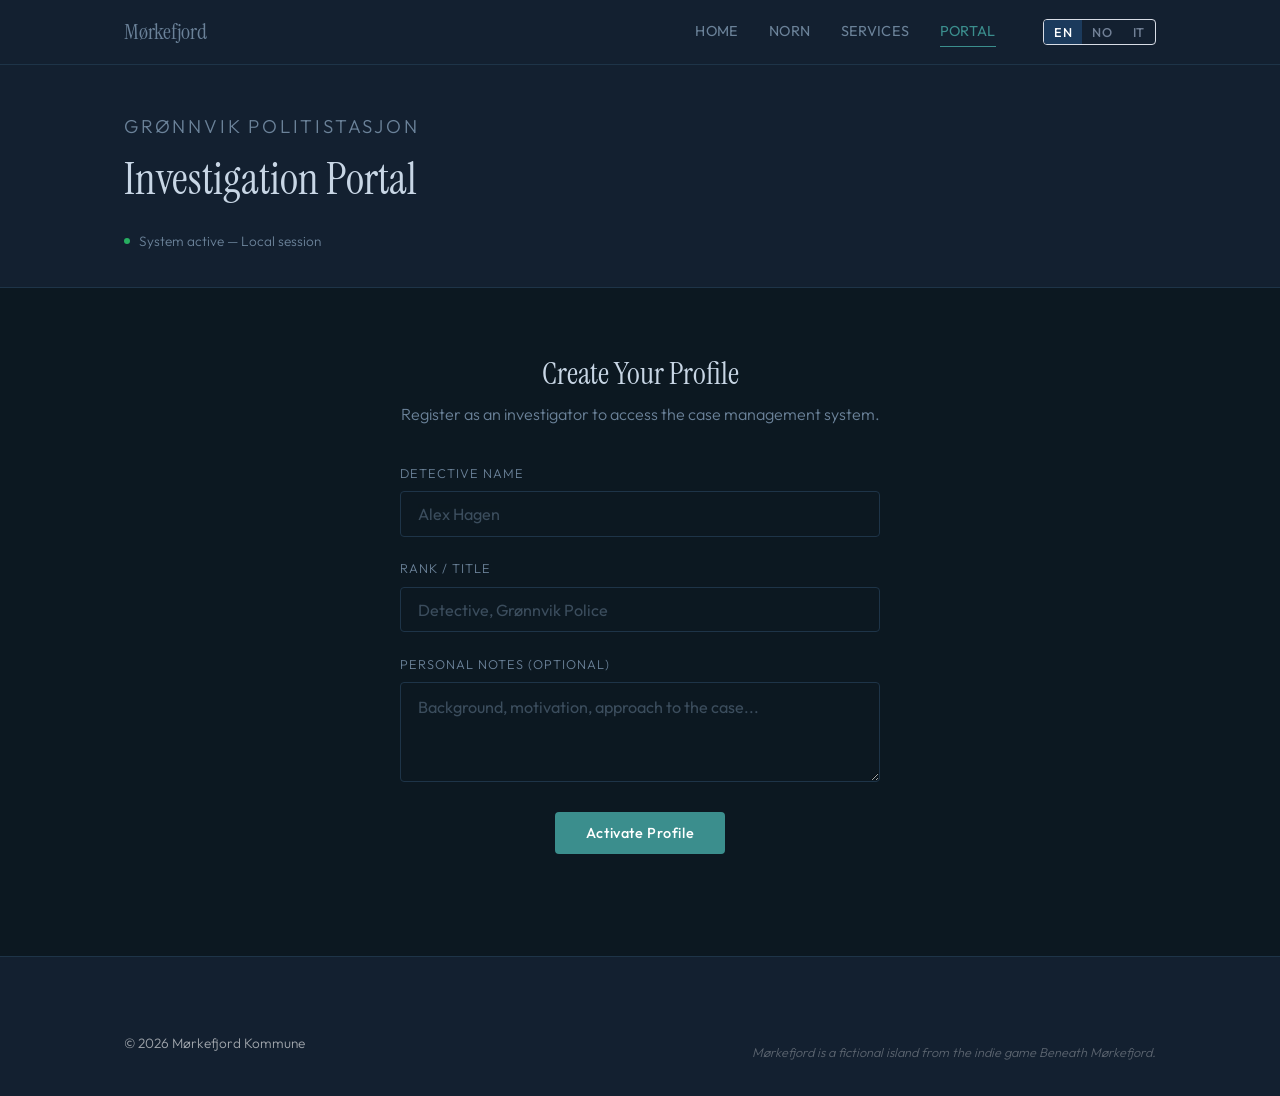
<file: portal.html>
<!DOCTYPE html>
<html lang="en" class="lang-en">
<head>
  <meta charset="UTF-8">
  <meta name="viewport" content="width=device-width, initial-scale=1.0">
  <title>Investigation Portal — Grønnvik Police</title>
  <link rel="stylesheet" href="css/styles.css">
  <style>
    /* === PORTAL-SPECIFIC STYLES === */
    :root {
      --terminal-bg: #0C1821;
      --terminal-surface: #132030;
      --terminal-border: #1E3448;
      --terminal-text: #C8D6E5;
      --terminal-dim: #6B8299;
      --terminal-accent: #3B8E8D;
      --terminal-accent-dim: #2D6B6A;
      --terminal-warn: #E2A04A;
      --terminal-red: #C0392B;
      --terminal-green: #27AE60;
    }

    .portal-body {
      background: var(--terminal-bg);
      min-height: 100vh;
      color: var(--terminal-text);
    }

    .portal-nav {
      background: var(--terminal-surface) !important;
      border-bottom-color: var(--terminal-border) !important;
      backdrop-filter: none !important;
    }
    .portal-nav .nav-logo a,
    .portal-nav .nav-links a { color: var(--terminal-dim) !important; }
    .portal-nav .nav-links a:hover { color: var(--terminal-text) !important; }
    .portal-nav .nav-links a::after { background: var(--terminal-accent); }

    .portal-header {
      margin-top: 64px;
      padding: 3rem 0 2rem;
      border-bottom: 1px solid var(--terminal-border);
      background: var(--terminal-surface);
    }
    .portal-header h1 {
      font-family: var(--font-body);
      font-weight: 300;
      font-size: 1.1rem;
      letter-spacing: 0.15em;
      text-transform: uppercase;
      color: var(--terminal-dim);
      margin-bottom: 0.25rem;
    }
    .portal-header .portal-title {
      font-family: var(--font-display);
      font-size: clamp(1.8rem, 4vw, 2.6rem);
      color: var(--terminal-text);
    }
    .portal-status {
      display: inline-flex;
      align-items: center;
      gap: 0.5rem;
      margin-top: 0.75rem;
      font-size: 0.8rem;
      color: var(--terminal-dim);
    }
    .portal-status .dot {
      width: 6px; height: 6px;
      border-radius: 50%;
      background: var(--terminal-green);
      animation: pulse-dot 2s ease-in-out infinite;
    }
    @keyframes pulse-dot {
      0%, 100% { opacity: 1; }
      50% { opacity: 0.4; }
    }

    /* Tabs */
    .portal-tabs {
      display: flex;
      gap: 0;
      border-bottom: 1px solid var(--terminal-border);
      background: var(--terminal-surface);
      padding: 0 2rem;
    }
    .portal-tab {
      padding: 0.9rem 1.5rem;
      font-family: var(--font-body);
      font-size: 0.82rem;
      font-weight: 400;
      letter-spacing: 0.04em;
      text-transform: uppercase;
      color: var(--terminal-dim);
      background: transparent;
      border: none;
      border-bottom: 2px solid transparent;
      cursor: pointer;
      transition: all 0.2s;
    }
    .portal-tab:hover { color: var(--terminal-text); }
    .portal-tab.active {
      color: var(--terminal-accent);
      border-bottom-color: var(--terminal-accent);
    }

    /* Content area */
    .portal-content {
      max-width: var(--max-w);
      margin: 0 auto;
      padding: 2rem;
    }
    .portal-panel { display: none; }
    .portal-panel.active { display: block; }

    /* Setup screen */
    .setup-screen {
      max-width: 480px;
      margin: 4rem auto;
      text-align: center;
    }
    .setup-screen h2 {
      color: var(--terminal-text);
      font-size: 1.8rem;
      margin-bottom: 0.5rem;
    }
    .setup-screen p {
      color: var(--terminal-dim);
      margin-bottom: 2rem;
      font-size: 0.95rem;
    }

    /* Forms */
    .form-group {
      margin-bottom: 1.25rem;
      text-align: left;
    }
    .form-group label {
      display: block;
      font-size: 0.75rem;
      text-transform: uppercase;
      letter-spacing: 0.08em;
      color: var(--terminal-dim);
      margin-bottom: 0.4rem;
    }
    .form-input {
      width: 100%;
      padding: 0.7rem 1rem;
      background: var(--terminal-bg);
      border: 1px solid var(--terminal-border);
      border-radius: 4px;
      color: var(--terminal-text);
      font-family: var(--font-body);
      font-size: 0.95rem;
      transition: border-color 0.2s;
    }
    .form-input:focus {
      outline: none;
      border-color: var(--terminal-accent);
    }
    .form-input::placeholder { color: var(--terminal-dim); opacity: 0.5; }
    textarea.form-input { min-height: 100px; resize: vertical; line-height: 1.6; }

    .btn-portal {
      display: inline-block;
      padding: 0.7rem 1.8rem;
      background: var(--terminal-accent);
      color: var(--white);
      border: none;
      border-radius: 4px;
      font-family: var(--font-body);
      font-size: 0.85rem;
      font-weight: 500;
      letter-spacing: 0.04em;
      cursor: pointer;
      transition: all 0.2s;
    }
    .btn-portal:hover { background: var(--terminal-accent-dim); transform: translateY(-1px); }
    .btn-portal-outline {
      display: inline-block;
      padding: 0.7rem 1.8rem;
      background: transparent;
      color: var(--terminal-accent);
      border: 1px solid var(--terminal-accent);
      border-radius: 4px;
      font-family: var(--font-body);
      font-size: 0.85rem;
      font-weight: 500;
      cursor: pointer;
      transition: all 0.2s;
    }
    .btn-portal-outline:hover { background: rgba(59,142,141,0.1); }
    .btn-danger {
      background: transparent;
      color: var(--terminal-red);
      border: 1px solid var(--terminal-red);
    }
    .btn-danger:hover { background: rgba(192,57,43,0.1); }
    .btn-sm { padding: 0.4rem 1rem; font-size: 0.78rem; }

    /* Profile display */
    .profile-card {
      background: var(--terminal-surface);
      border: 1px solid var(--terminal-border);
      border-radius: 6px;
      padding: 2rem;
      margin-bottom: 2rem;
    }
    .profile-badge {
      font-family: 'Courier New', monospace;
      font-size: 0.8rem;
      color: var(--terminal-accent);
      letter-spacing: 0.1em;
      margin-bottom: 0.25rem;
    }
    .profile-name {
      font-family: var(--font-display);
      font-size: 1.8rem;
      color: var(--terminal-text);
      margin-bottom: 0.25rem;
    }
    .profile-rank {
      color: var(--terminal-dim);
      font-size: 0.9rem;
      margin-bottom: 1rem;
    }
    .profile-bio {
      color: var(--terminal-dim);
      font-size: 0.9rem;
      line-height: 1.6;
      border-top: 1px solid var(--terminal-border);
      padding-top: 1rem;
    }
    .profile-actions {
      margin-top: 1.5rem;
      display: flex;
      gap: 0.75rem;
      flex-wrap: wrap;
    }

    /* Notes */
    .notes-list { display: flex; flex-direction: column; gap: 1rem; }
    .note-card {
      background: var(--terminal-surface);
      border: 1px solid var(--terminal-border);
      border-left: 3px solid var(--terminal-accent);
      border-radius: 0 6px 6px 0;
      padding: 1.25rem;
    }
    .note-header {
      display: flex;
      justify-content: space-between;
      align-items: center;
      margin-bottom: 0.5rem;
    }
    .note-title {
      font-weight: 500;
      color: var(--terminal-text);
      font-size: 1rem;
    }
    .note-date {
      font-size: 0.75rem;
      color: var(--terminal-dim);
      font-family: 'Courier New', monospace;
    }
    .note-scene {
      display: inline-block;
      padding: 0.15rem 0.6rem;
      background: rgba(59,142,141,0.15);
      color: var(--terminal-accent);
      border-radius: 3px;
      font-size: 0.72rem;
      text-transform: uppercase;
      letter-spacing: 0.06em;
      margin-bottom: 0.5rem;
    }
    .note-body {
      color: var(--terminal-dim);
      font-size: 0.9rem;
      line-height: 1.6;
      white-space: pre-wrap;
    }
    .note-actions {
      margin-top: 0.75rem;
      display: flex;
      gap: 0.5rem;
    }
    .btn-ghost {
      background: none;
      border: none;
      color: var(--terminal-dim);
      font-size: 0.78rem;
      cursor: pointer;
      padding: 0.25rem 0.5rem;
      font-family: var(--font-body);
    }
    .btn-ghost:hover { color: var(--terminal-text); }
    .btn-ghost.delete:hover { color: var(--terminal-red); }

    /* Evidence board */
    .evidence-grid {
      display: grid;
      grid-template-columns: repeat(auto-fill, minmax(280px, 1fr));
      gap: 1rem;
    }
    .evidence-card {
      background: var(--terminal-surface);
      border: 1px solid var(--terminal-border);
      border-radius: 6px;
      padding: 1.25rem;
    }
    .evidence-card h4 {
      font-family: var(--font-body);
      font-weight: 500;
      color: var(--terminal-text);
      font-size: 0.95rem;
      margin-bottom: 0.25rem;
    }
    .evidence-type {
      font-size: 0.72rem;
      text-transform: uppercase;
      letter-spacing: 0.06em;
      color: var(--terminal-warn);
      margin-bottom: 0.5rem;
    }
    .evidence-card p {
      color: var(--terminal-dim);
      font-size: 0.88rem;
      line-height: 1.5;
    }
    .evidence-linked {
      margin-top: 0.75rem;
      font-size: 0.78rem;
      color: var(--terminal-accent);
    }

    /* Empty states */
    .empty-state {
      text-align: center;
      padding: 4rem 2rem;
      color: var(--terminal-dim);
    }
    .empty-state h3 {
      color: var(--terminal-dim);
      font-size: 1.2rem;
      margin-bottom: 0.5rem;
    }
    .empty-state p { font-size: 0.9rem; margin-bottom: 1.5rem; }

    /* New note form */
    .note-form {
      background: var(--terminal-surface);
      border: 1px solid var(--terminal-border);
      border-radius: 6px;
      padding: 1.5rem;
      margin-bottom: 2rem;
      display: none;
    }
    .note-form.open { display: block; }
    .note-form h3 {
      color: var(--terminal-text);
      font-family: var(--font-body);
      font-weight: 500;
      font-size: 1rem;
      margin-bottom: 1rem;
    }
    .form-row {
      display: grid;
      grid-template-columns: 1fr 1fr;
      gap: 1rem;
    }
    .form-actions {
      margin-top: 1rem;
      display: flex;
      gap: 0.75rem;
    }

    /* Data management */
    .data-section {
      margin-top: 3rem;
      padding-top: 2rem;
      border-top: 1px solid var(--terminal-border);
    }
    .data-section h3 {
      color: var(--terminal-dim);
      font-family: var(--font-body);
      font-weight: 400;
      font-size: 0.9rem;
      text-transform: uppercase;
      letter-spacing: 0.06em;
      margin-bottom: 1rem;
    }
    .data-actions {
      display: flex;
      gap: 0.75rem;
      flex-wrap: wrap;
    }
    .data-info {
      margin-top: 0.75rem;
      font-size: 0.8rem;
      color: var(--terminal-dim);
      opacity: 0.6;
    }

    /* Footer override for portal */
    .portal-body .footer { background: var(--terminal-surface); border-top: 1px solid var(--terminal-border); }

    /* Responsive */
    @media (max-width: 768px) {
      .portal-tabs { padding: 0 1rem; overflow-x: auto; }
      .portal-tab { padding: 0.75rem 1rem; white-space: nowrap; font-size: 0.75rem; }
      .portal-content { padding: 1.5rem 1rem; }
      .form-row { grid-template-columns: 1fr; }
      .evidence-grid { grid-template-columns: 1fr; }
    }
  </style>
</head>
<body class="portal-body">

  <nav class="nav portal-nav">
    <div class="nav-inner">
      <div class="nav-logo"><a href="index.html">Mørkefjord</a></div>
      <div class="nav-links">
        <a href="index.html" class="en">Home</a><a href="index.html" class="no">Hjem</a><a href="index.html" class="it">Home</a>
        <a href="norn.html">NORN</a><a href="services.html" class="en">Services</a><a href="services.html" class="no">Tjenester</a><a href="services.html" class="it">Servizi</a>
        <a href="portal.html" style="color:var(--terminal-accent)!important">Portal</a>
        <div class="lang-toggle">
          <button data-lang="en">EN</button>
          <button data-lang="no">NO</button>
          <button data-lang="it">IT</button>
        </div>
      </div>
      <button class="nav-hamburger" aria-label="Menu"><span></span><span></span><span></span></button>
    </div>
  </nav>

  <!-- HEADER -->
  <div class="portal-header">
    <div class="container">
      <h1>Grønnvik Politistasjon</h1>
      <div class="portal-title">
        <span class="en">Investigation Portal</span><span class="it">Portale investigativo</span>
        <span class="no">Etterforskningsportalen</span>
      </div>
      <div class="portal-status">
        <span class="dot"></span>
        <span class="en">System active — Local session</span><span class="it">Sistema attivo — Sessione locale</span>
        <span class="no">System aktivt — Lokal økt</span>
      </div>
    </div>
  </div>

  <!-- SETUP SCREEN (no profile yet) -->
  <div id="setupScreen" class="setup-screen" style="display:none">
    <h2>
      <span class="en">Create Your Profile</span><span class="it">Crea il tuo profilo</span>
      <span class="no">Opprett din profil</span>
    </h2>
    <p>
      <span class="en">Register as an investigator to access the case management system.</span><span class="it">Registrati come investigatore per accedere al sistema di gestione dei casi.</span>
      <span class="no">Registrer deg som etterforsker for å få tilgang til sakshåndteringssystemet.</span>
    </p>
    <div class="form-group">
      <label>
        <span class="en">Detective Name</span><span class="it">Nome detective</span>
        <span class="no">Detektivnavn</span>
      </label>
      <input type="text" id="setupName" class="form-input" placeholder="Alex Hagen">
    </div>
    <div class="form-group">
      <label>
        <span class="en">Rank / Title</span><span class="it">Grado / Titolo</span>
        <span class="no">Rang / Tittel</span>
      </label>
      <input type="text" id="setupRank" class="form-input" placeholder="Detective, Grønnvik Police">
    </div>
    <div class="form-group">
      <label>
        <span class="en">Personal Notes (optional)</span><span class="it">Note personali (facoltativo)</span>
        <span class="no">Personlige notater (valgfritt)</span>
      </label>
      <textarea id="setupBio" class="form-input" placeholder="Background, motivation, approach to the case..."></textarea>
    </div>
    <button class="btn-portal" onclick="createProfile()">
      <span class="en">Activate Profile</span><span class="it">Attiva profilo</span>
      <span class="no">Aktiver profil</span>
    </button>
  </div>

  <!-- MAIN PORTAL (has profile) -->
  <div id="mainPortal" style="display:none">
    <div class="portal-tabs">
      <button class="portal-tab active" data-panel="profile">
        <span class="en">Profile</span><span class="it">Profilo</span>
        <span class="no">Profil</span>
      </button>
      <button class="portal-tab" data-panel="notes">
        <span class="en">Case Notes</span><span class="it">Note sul caso</span>
        <span class="no">Saksnotater</span>
      </button>
      <button class="portal-tab" data-panel="evidence">
        <span class="en">Evidence Board</span><span class="it">Tavola delle prove</span>
        <span class="no">Bevistavle</span>
      </button>
    </div>

    <div class="portal-content">

      <!-- PROFILE PANEL -->
      <div class="portal-panel active" id="panel-profile">
        <div class="profile-card">
          <div class="profile-badge" id="profileBadge"></div>
          <div class="profile-name" id="profileName"></div>
          <div class="profile-rank" id="profileRank"></div>
          <div class="profile-bio" id="profileBio"></div>
          <div class="profile-actions">
            <button class="btn-portal-outline btn-sm" onclick="editProfile()">
              <span class="en">Edit Profile</span><span class="it">Modifica profilo</span>
              <span class="no">Rediger profil</span>
            </button>
          </div>
        </div>

        <!-- Edit form (hidden) -->
        <div id="editProfileForm" class="note-form">
          <h3>
            <span class="en">Edit Profile</span><span class="it">Modifica profilo</span>
            <span class="no">Rediger profil</span>
          </h3>
          <div class="form-group">
            <label><span class="en">Detective Name</span><span class="no">Detektivnavn</span><span class="it">Nome detective</span></label>
            <input type="text" id="editName" class="form-input">
          </div>
          <div class="form-group">
            <label><span class="en">Rank / Title</span><span class="no">Rang / Tittel</span><span class="it">Grado / Titolo</span></label>
            <input type="text" id="editRank" class="form-input">
          </div>
          <div class="form-group">
            <label><span class="en">Personal Notes</span><span class="no">Personlige notater</span><span class="it">Note personali</span></label>
            <textarea id="editBio" class="form-input"></textarea>
          </div>
          <div class="form-actions">
            <button class="btn-portal btn-sm" onclick="saveProfile()">
              <span class="en">Save</span><span class="no">Lagre</span><span class="it">Salva</span>
            </button>
            <button class="btn-portal-outline btn-sm" onclick="cancelEdit()">
              <span class="en">Cancel</span><span class="no">Avbryt</span><span class="it">Annulla</span>
            </button>
          </div>
        </div>

        <!-- Data management -->
        <div class="data-section">
          <h3>
            <span class="en">Case File Management</span><span class="it">Gestione fascicolo</span>
            <span class="no">Saksfilbehandling</span>
          </h3>
          <div class="data-actions">
            <button class="btn-portal-outline btn-sm" onclick="exportData()">
              <span class="en">Export Case File</span><span class="it">Esporta fascicolo</span>
              <span class="no">Eksporter saksfil</span>
            </button>
            <label class="btn-portal-outline btn-sm" style="cursor:pointer">
              <span class="en">Import Case File</span><span class="it">Importa fascicolo</span>
              <span class="no">Importer saksfil</span>
              <input type="file" accept=".json" onchange="importData(event)" style="display:none">
            </label>
            <button class="btn-portal-outline btn-sm btn-danger" onclick="resetData()">
              <span class="en">Reset All Data</span><span class="it">Cancella tutti i dati</span>
              <span class="no">Slett alle data</span>
            </button>
          </div>
          <p class="data-info">
            <span class="en">All data is stored locally in your browser. Use Export to save a backup you can import on any device.</span><span class="it">Tutti i dati sono salvati localmente nel tuo browser. Usa Esporta per salvare un backup importabile su qualsiasi dispositivo.</span>
            <span class="no">Alle data lagres lokalt i nettleseren din. Bruk Eksporter for å lagre en sikkerhetskopi du kan importere på hvilken som helst enhet.</span>
          </p>
        </div>
      </div>

      <!-- NOTES PANEL -->
      <div class="portal-panel" id="panel-notes">
        <div style="display:flex;justify-content:space-between;align-items:center;margin-bottom:1.5rem">
          <h2 style="color:var(--terminal-text);font-size:1.3rem;margin:0">
            <span class="en">Case Notes</span><span class="it">Note sul caso</span>
            <span class="no">Saksnotater</span>
          </h2>
          <button class="btn-portal btn-sm" onclick="toggleNoteForm()">
            <span class="en">+ New Note</span><span class="it">+ Nuova nota</span>
            <span class="no">+ Ny notat</span>
          </button>
        </div>

        <div id="noteForm" class="note-form">
          <h3>
            <span class="en">New Note</span><span class="it">Nuova nota</span>
            <span class="no">Nytt notat</span>
          </h3>
          <div class="form-row">
            <div class="form-group">
              <label><span class="en">Title</span><span class="no">Tittel</span><span class="it">Titolo</span></label>
              <input type="text" id="noteTitle" class="form-input" placeholder="Observation, lead, question...">
            </div>
            <div class="form-group">
              <label><span class="en">Scene / Act</span><span class="no">Scene / Akt</span><span class="it">Scena / Atto</span></label>
              <select id="noteScene" class="form-input">
                <option value="">—</option>
                <option value="Act I — Scene 1">Act I — Scene 1: Alex's Office</option>
                <option value="Act I — Scene 2">Act I — Scene 2: Kari</option>
                <option value="Act I — Scene 3">Act I — Scene 3: Emma's Studio</option>
                <option value="Act I — Scene 4">Act I — Scene 4: Jonas</option>
                <option value="Act II">Act II</option>
                <option value="Act III">Act III</option>
                <option value="Act IV">Act IV</option>
                <option value="General">General</option>
              </select>
            </div>
          </div>
          <div class="form-group">
            <label><span class="en">Content</span><span class="no">Innhold</span><span class="it">Contenuto</span></label>
            <textarea id="noteContent" class="form-input" placeholder="What did you notice? What doesn't add up?"></textarea>
          </div>
          <div class="form-actions">
            <button class="btn-portal btn-sm" onclick="saveNote()">
              <span class="en">Save Note</span><span class="no">Lagre notat</span><span class="it">Salva nota</span>
            </button>
            <button class="btn-portal-outline btn-sm" onclick="toggleNoteForm()">
              <span class="en">Cancel</span><span class="no">Avbryt</span><span class="it">Annulla</span>
            </button>
          </div>
        </div>

        <div id="notesList" class="notes-list"></div>
        <div id="notesEmpty" class="empty-state" style="display:none">
          <h3>
            <span class="en">No notes yet</span><span class="it">Nessuna nota ancora</span>
            <span class="no">Ingen notater ennå</span>
          </h3>
          <p>
            <span class="en">Start documenting your investigation. Every detail could matter.</span><span class="it">Inizia a documentare la tua indagine. Ogni dettaglio potrebbe essere importante.</span>
            <span class="no">Begynn å dokumentere etterforskningen din. Hver detalj kan ha betydning.</span>
          </p>
        </div>
      </div>

      <!-- EVIDENCE PANEL -->
      <div class="portal-panel" id="panel-evidence">
        <div style="display:flex;justify-content:space-between;align-items:center;margin-bottom:1.5rem">
          <h2 style="color:var(--terminal-text);font-size:1.3rem;margin:0">
            <span class="en">Evidence Board</span><span class="it">Tavola delle prove</span>
            <span class="no">Bevistavle</span>
          </h2>
          <button class="btn-portal btn-sm" onclick="toggleEvidenceForm()">
            <span class="en">+ Log Evidence</span><span class="it">+ Registra prova</span>
            <span class="no">+ Registrer bevis</span>
          </button>
        </div>

        <div id="evidenceForm" class="note-form">
          <h3>
            <span class="en">Log Evidence</span><span class="it">Registra prova</span>
            <span class="no">Registrer bevis</span>
          </h3>
          <div class="form-row">
            <div class="form-group">
              <label><span class="en">Item Name</span><span class="no">Gjenstandsnavn</span><span class="it">Nome elemento</span></label>
              <input type="text" id="evidenceName" class="form-input" placeholder="Deformed maps, Voss case file...">
            </div>
            <div class="form-group">
              <label><span class="en">Type</span><span class="no">Type</span><span class="it">Tipo</span></label>
              <select id="evidenceType" class="form-input">
                <option value="Document">Document</option>
                <option value="Physical">Physical Evidence</option>
                <option value="Testimony">Testimony</option>
                <option value="Digital">Digital / Data</option>
                <option value="Location">Location</option>
                <option value="Connection">Connection / Link</option>
              </select>
            </div>
          </div>
          <div class="form-group">
            <label><span class="en">Description / Significance</span><span class="no">Beskrivelse / Betydning</span><span class="it">Descrizione / Significato</span></label>
            <textarea id="evidenceDesc" class="form-input" placeholder="What is this? Why does it matter?"></textarea>
          </div>
          <div class="form-group">
            <label><span class="en">Linked to (scene, person, event)</span><span class="no">Knyttet til (scene, person, hendelse)</span><span class="it">Collegato a (scena, persona, evento)</span></label>
            <input type="text" id="evidenceLinked" class="form-input" placeholder="Emma, Act I Scene 3, NORN...">
          </div>
          <div class="form-actions">
            <button class="btn-portal btn-sm" onclick="saveEvidence()">
              <span class="en">Log Entry</span><span class="no">Registrer</span><span class="it">Registra</span>
            </button>
            <button class="btn-portal-outline btn-sm" onclick="toggleEvidenceForm()">
              <span class="en">Cancel</span><span class="no">Avbryt</span><span class="it">Annulla</span>
            </button>
          </div>
        </div>

        <div id="evidenceGrid" class="evidence-grid"></div>
        <div id="evidenceEmpty" class="empty-state" style="display:none">
          <h3>
            <span class="en">No evidence logged</span><span class="it">Nessuna prova registrata</span>
            <span class="no">Ingen bevis registrert</span>
          </h3>
          <p>
            <span class="en">Track documents, objects, testimonies, and connections as you uncover them.</span><span class="it">Traccia documenti, oggetti, testimonianze e collegamenti man mano che li scopri.</span>
            <span class="no">Spor dokumenter, gjenstander, vitnemål og sammenhenger etter hvert som du avdekker dem.</span>
          </p>
        </div>
      </div>

    </div>
  </div>

  <footer class="footer">
    <div class="container">
      <div class="footer-bottom" style="border:none;padding:0">
        <p>© 2026 Mørkefjord Kommune</p>
        <p class="footer-disclaimer">
          <span class="en">Mørkefjord is a fictional island from the indie game Beneath Mørkefjord.</span>
          <span class="no">Mørkefjord er en fiktiv øy fra indiespillet Beneath Mørkefjord.</span>
          <span class="it">Mørkefjord è un'isola immaginaria dal videogioco indie Beneath Mørkefjord.</span>
        </p>
      </div>
    </div>
  </footer>

  <script src="js/main.js"></script>
  <script>
    /* ===== PORTAL LOGIC ===== */
    const STORAGE_KEY = 'mf-portal';

    function getData() {
      try {
        return JSON.parse(localStorage.getItem(STORAGE_KEY)) || null;
      } catch { return null; }
    }

    function setData(data) {
      localStorage.setItem(STORAGE_KEY, JSON.stringify(data));
    }

    function generateBadge() {
      const num = Math.floor(1000 + Math.random() * 9000);
      return `GRP-${num}`;
    }

    function formatDate(iso) {
      const d = new Date(iso);
      return d.toLocaleDateString('en-GB', { day: '2-digit', month: 'short', year: 'numeric' }) +
        ' ' + d.toLocaleTimeString('en-GB', { hour: '2-digit', minute: '2-digit' });
    }

    // --- Init ---
    function init() {
      const data = getData();
      if (!data || !data.profile) {
        document.getElementById('setupScreen').style.display = 'block';
        document.getElementById('mainPortal').style.display = 'none';
      } else {
        document.getElementById('setupScreen').style.display = 'none';
        document.getElementById('mainPortal').style.display = 'block';
        renderProfile(data.profile);
        renderNotes(data.notes || []);
        renderEvidence(data.evidence || []);
      }
    }

    // --- Profile ---
    function createProfile() {
      const name = document.getElementById('setupName').value.trim();
      const rank = document.getElementById('setupRank').value.trim();
      const bio = document.getElementById('setupBio').value.trim();
      if (!name) { document.getElementById('setupName').focus(); return; }
      const data = {
        profile: { name, rank: rank || 'Detective', bio, badge: generateBadge(), created: new Date().toISOString() },
        notes: [],
        evidence: []
      };
      setData(data);
      init();
    }

    function renderProfile(p) {
      document.getElementById('profileBadge').textContent = `BADGE ${p.badge}`;
      document.getElementById('profileName').textContent = p.name;
      document.getElementById('profileRank').textContent = p.rank;
      document.getElementById('profileBio').textContent = p.bio || '—';
    }

    function editProfile() {
      const data = getData();
      document.getElementById('editName').value = data.profile.name;
      document.getElementById('editRank').value = data.profile.rank;
      document.getElementById('editBio').value = data.profile.bio;
      document.getElementById('editProfileForm').classList.add('open');
    }

    function saveProfile() {
      const data = getData();
      data.profile.name = document.getElementById('editName').value.trim() || data.profile.name;
      data.profile.rank = document.getElementById('editRank').value.trim() || data.profile.rank;
      data.profile.bio = document.getElementById('editBio').value.trim();
      setData(data);
      renderProfile(data.profile);
      document.getElementById('editProfileForm').classList.remove('open');
    }

    function cancelEdit() {
      document.getElementById('editProfileForm').classList.remove('open');
    }

    // --- Notes ---
    function toggleNoteForm() {
      document.getElementById('noteForm').classList.toggle('open');
    }

    function saveNote(editId) {
      const data = getData();
      const title = document.getElementById('noteTitle').value.trim();
      const content = document.getElementById('noteContent').value.trim();
      const scene = document.getElementById('noteScene').value;
      if (!title || !content) return;

      if (editId) {
        const note = data.notes.find(n => n.id === editId);
        if (note) { note.title = title; note.content = content; note.scene = scene; note.edited = new Date().toISOString(); }
      } else {
        data.notes.unshift({
          id: Date.now().toString(36),
          title, content, scene,
          created: new Date().toISOString()
        });
      }
      setData(data);
      renderNotes(data.notes);
      document.getElementById('noteTitle').value = '';
      document.getElementById('noteContent').value = '';
      document.getElementById('noteScene').value = '';
      document.getElementById('noteForm').classList.remove('open');
    }

    function deleteNote(id) {
      const data = getData();
      data.notes = data.notes.filter(n => n.id !== id);
      setData(data);
      renderNotes(data.notes);
    }

    function renderNotes(notes) {
      const list = document.getElementById('notesList');
      const empty = document.getElementById('notesEmpty');
      if (!notes.length) { list.innerHTML = ''; empty.style.display = 'block'; return; }
      empty.style.display = 'none';
      list.innerHTML = notes.map(n => `
        <div class="note-card">
          <div class="note-header">
            <span class="note-title">${esc(n.title)}</span>
            <span class="note-date">${formatDate(n.created)}</span>
          </div>
          ${n.scene ? `<span class="note-scene">${esc(n.scene)}</span>` : ''}
          <div class="note-body">${esc(n.content)}</div>
          <div class="note-actions">
            <button class="btn-ghost delete" onclick="deleteNote('${n.id}')">Delete</button>
          </div>
        </div>
      `).join('');
    }

    // --- Evidence ---
    function toggleEvidenceForm() {
      document.getElementById('evidenceForm').classList.toggle('open');
    }

    function saveEvidence() {
      const data = getData();
      const name = document.getElementById('evidenceName').value.trim();
      const type = document.getElementById('evidenceType').value;
      const desc = document.getElementById('evidenceDesc').value.trim();
      const linked = document.getElementById('evidenceLinked').value.trim();
      if (!name) return;

      data.evidence.unshift({
        id: Date.now().toString(36),
        name, type, desc, linked,
        created: new Date().toISOString()
      });
      setData(data);
      renderEvidence(data.evidence);
      document.getElementById('evidenceName').value = '';
      document.getElementById('evidenceDesc').value = '';
      document.getElementById('evidenceLinked').value = '';
      document.getElementById('evidenceForm').classList.remove('open');
    }

    function deleteEvidence(id) {
      const data = getData();
      data.evidence = data.evidence.filter(e => e.id !== id);
      setData(data);
      renderEvidence(data.evidence);
    }

    function renderEvidence(evidence) {
      const grid = document.getElementById('evidenceGrid');
      const empty = document.getElementById('evidenceEmpty');
      if (!evidence.length) { grid.innerHTML = ''; empty.style.display = 'block'; return; }
      empty.style.display = 'none';
      grid.innerHTML = evidence.map(e => `
        <div class="evidence-card">
          <div class="evidence-type">${esc(e.type)}</div>
          <h4>${esc(e.name)}</h4>
          <p>${esc(e.desc)}</p>
          ${e.linked ? `<div class="evidence-linked">→ ${esc(e.linked)}</div>` : ''}
          <div class="note-actions">
            <span class="note-date">${formatDate(e.created)}</span>
            <button class="btn-ghost delete" onclick="deleteEvidence('${e.id}')">Delete</button>
          </div>
        </div>
      `).join('');
    }

    // --- Tabs ---
    document.querySelectorAll('.portal-tab').forEach(tab => {
      tab.addEventListener('click', () => {
        document.querySelectorAll('.portal-tab').forEach(t => t.classList.remove('active'));
        document.querySelectorAll('.portal-panel').forEach(p => p.classList.remove('active'));
        tab.classList.add('active');
        document.getElementById(`panel-${tab.dataset.panel}`).classList.add('active');
      });
    });

    // --- Export / Import ---
    function exportData() {
      const data = getData();
      if (!data) return;
      const blob = new Blob([JSON.stringify(data, null, 2)], { type: 'application/json' });
      const url = URL.createObjectURL(blob);
      const a = document.createElement('a');
      a.href = url;
      a.download = `morkefjord-casefile-${data.profile.badge}.json`;
      a.click();
      URL.revokeObjectURL(url);
    }

    function importData(event) {
      const file = event.target.files[0];
      if (!file) return;
      const reader = new FileReader();
      reader.onload = function(e) {
        try {
          const imported = JSON.parse(e.target.result);
          if (imported.profile && imported.profile.name) {
            if (confirm('This will replace all current data. Continue?')) {
              setData(imported);
              init();
            }
          } else {
            alert('Invalid case file.');
          }
        } catch { alert('Could not read file.'); }
      };
      reader.readAsText(file);
    }

    function resetData() {
      if (confirm('This will permanently delete your profile, notes, and evidence. Continue?')) {
        localStorage.removeItem(STORAGE_KEY);
        init();
      }
    }

    // --- Utility ---
    function esc(str) {
      const d = document.createElement('div');
      d.textContent = str || '';
      return d.innerHTML;
    }

    // --- Start ---
    init();
  </script>
</body>
</html>
</file>
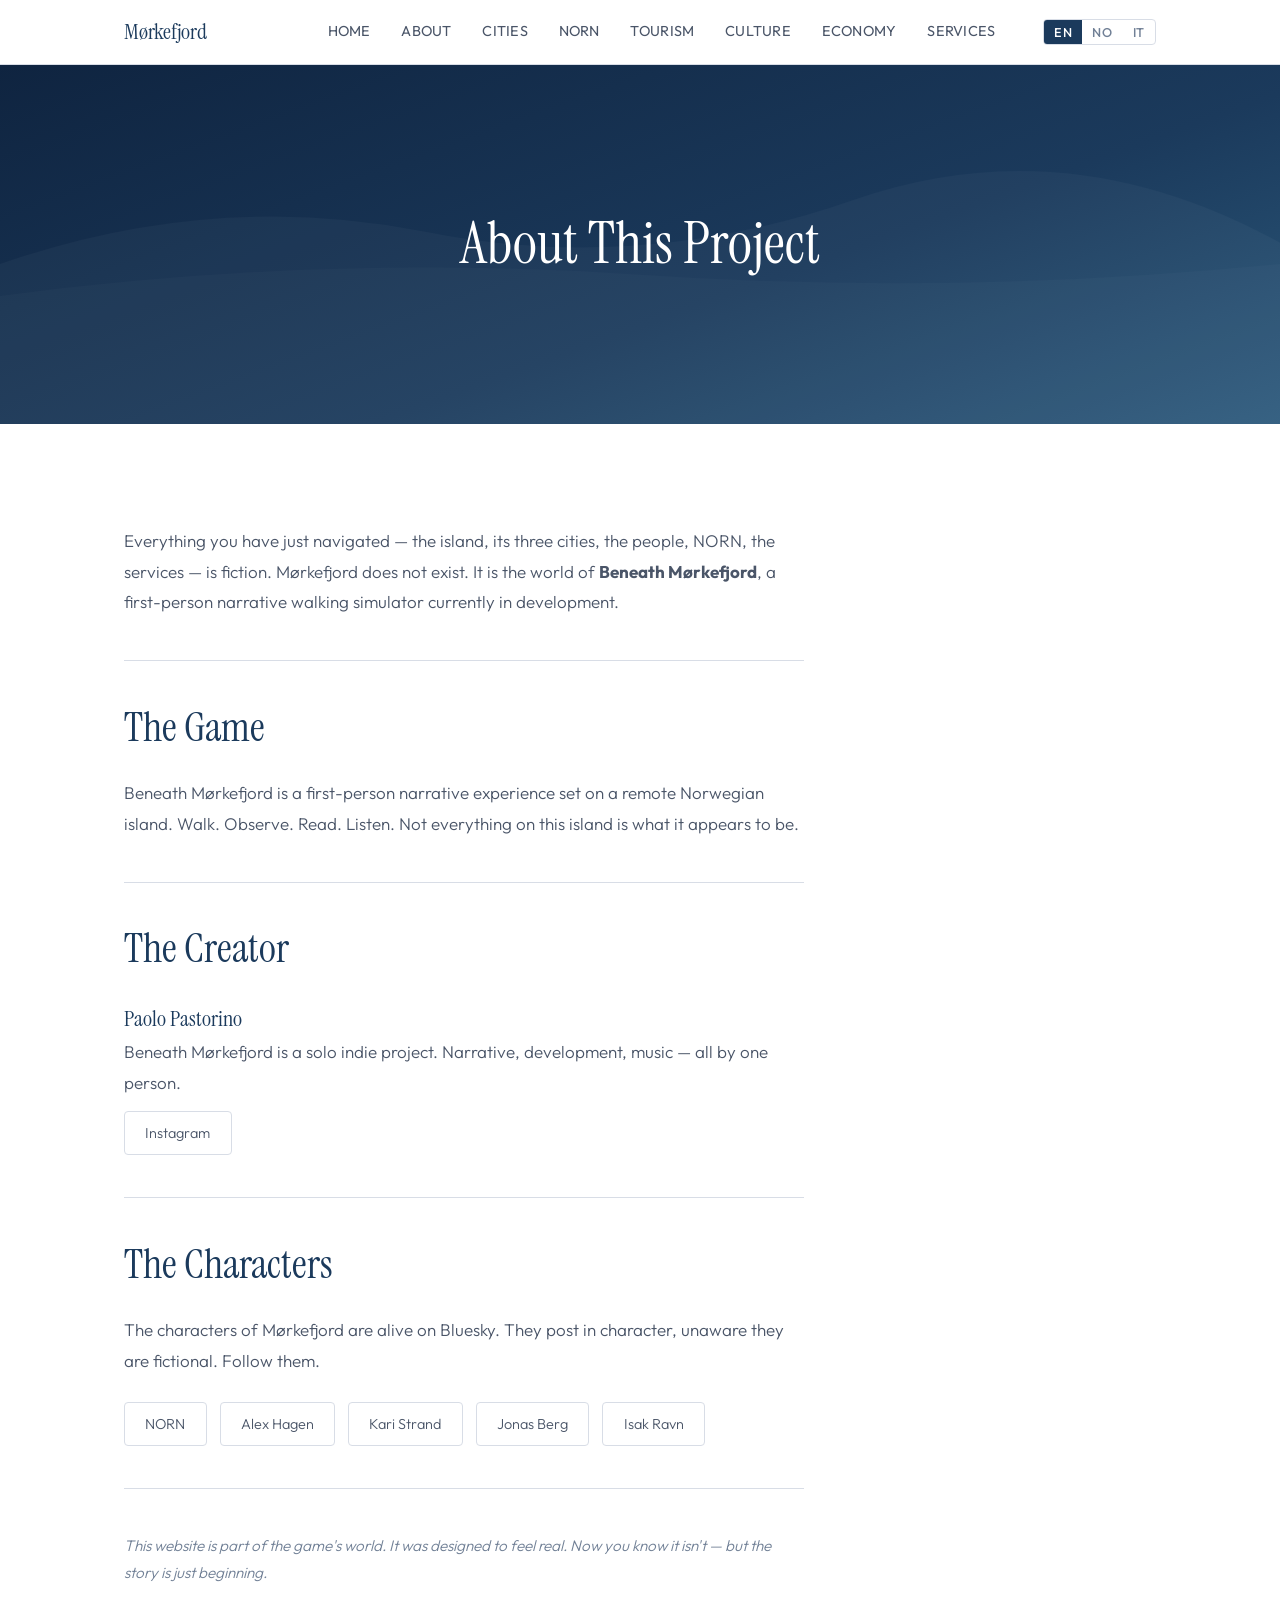
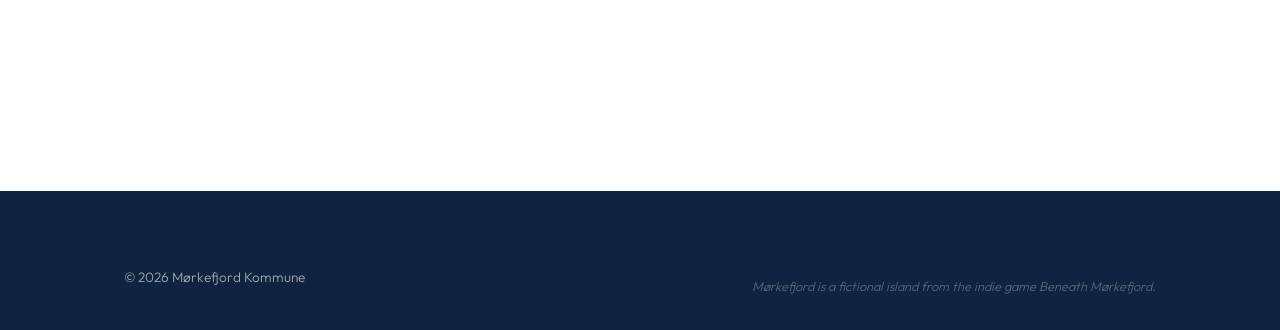
<file: project.html>
<!DOCTYPE html>
<html lang="en" class="lang-en">
<head><meta charset="UTF-8"><meta name="viewport" content="width=device-width, initial-scale=1.0"><title>About This Project — Beneath Mørkefjord</title><link rel="stylesheet" href="css/styles.css">
<style>
  .project-hero { background: linear-gradient(160deg, #0F2440 0%, #1B3A5C 50%, #2D3748 100%); }
  .project-content { max-width: 680px; }
  .project-content p { color: var(--slate); font-size: 1rem; line-height: 1.8; }
  .project-divider { width: 100%; height: 1px; background: var(--border); margin: 2.5rem 0; }
  .credit-name { font-family: var(--font-display); font-size: 1.3rem; color: var(--fjord); }
  .credit-role { font-size: 0.9rem; color: var(--slate-light); margin-bottom: 1rem; }
  .social-links { display: flex; flex-wrap: wrap; gap: 0.75rem; margin-top: 1.5rem; }
  .social-link { display: inline-block; padding: 0.5rem 1.2rem; border: 1px solid var(--border); border-radius: 4px; font-size: 0.85rem; color: var(--slate); transition: all 0.2s; }
  .social-link:hover { border-color: var(--teal); color: var(--teal); }
</style>
</head>
<body>
  <nav class="nav"><div class="nav-inner"><div class="nav-logo"><a href="index.html">Mørkefjord</a></div><div class="nav-links"><a href="index.html" class="en">Home</a><a href="index.html" class="no">Hjem</a><a href="index.html" class="it">Home</a><a href="about.html" class="en">About</a><a href="about.html" class="no">Om oss</a><a href="about.html" class="it">Chi siamo</a><a href="cities.html" class="en">Cities</a><a href="cities.html" class="no">Byer</a><a href="cities.html" class="it">Città</a><a href="norn.html">NORN</a><a href="tourism.html" class="en">Tourism</a><a href="tourism.html" class="no">Turisme</a><a href="tourism.html" class="it">Turismo</a><a href="culture.html" class="en">Culture</a><a href="culture.html" class="no">Kultur</a><a href="culture.html" class="it">Cultura</a><a href="economy.html" class="en">Economy</a><a href="economy.html" class="no">Økonomi</a><a href="economy.html" class="it">Economia</a><a href="services.html" class="en">Services</a><a href="services.html" class="no">Tjenester</a><a href="services.html" class="it">Servizi</a><div class="lang-toggle"><button data-lang="en">EN</button><button data-lang="no">NO</button><button data-lang="it">IT</button></div></div><button class="nav-hamburger" aria-label="Menu"><span></span><span></span><span></span></button></div></nav>

  <section class="hero-sub"><div class="hero-bg project-hero"></div><h1><span class="en">About This Project</span><span class="no">Om dette prosjektet</span><span class="it">Informazioni sul progetto</span></h1></section>

  <section class="section"><div class="container">
    <div class="project-content fade-in">
      <p><span class="en">Everything you have just navigated — the island, its three cities, the people, NORN, the services — is fiction. Mørkefjord does not exist. It is the world of <strong>Beneath Mørkefjord</strong>, a first-person narrative walking simulator currently in development.</span><span class="no">Alt du nettopp har navigert — øya, de tre byene, menneskene, NORN, tjenestene — er fiksjon. Mørkefjord eksisterer ikke. Det er verdenen til <strong>Beneath Mørkefjord</strong>, en førstepersons narrativ walking simulator som er under utvikling.</span><span class="it">Tutto quello che hai appena navigato — l'isola, le sue tre città, le persone, NORN, i servizi — è finzione. Mørkefjord non esiste. È il mondo di <strong>Beneath Mørkefjord</strong>, un walking simulator narrativo in prima persona attualmente in fase di sviluppo.</span></p>

      <div class="project-divider"></div>

      <h2><span class="en">The Game</span><span class="no">Spillet</span><span class="it">Il gioco</span></h2>
      <p><span class="en">Beneath Mørkefjord is a first-person narrative experience set on a remote Norwegian island. Walk. Observe. Read. Listen. Not everything on this island is what it appears to be.</span><span class="no">Beneath Mørkefjord er en førstepersons narrativ opplevelse satt på en avsidesliggende norsk øy. Gå. Observer. Les. Lytt. Ikke alt på denne øya er som det ser ut til å være.</span><span class="it">Beneath Mørkefjord è un'esperienza narrativa in prima persona ambientata su un'isola remota norvegese. Cammina. Osserva. Leggi. Ascolta. Non tutto su quest'isola è come sembra.</span></p>

      <div class="project-divider"></div>

      <h2><span class="en">The Creator</span><span class="no">Skaperen</span><span class="it">L'autore</span></h2>
      <div class="credit-name">Paolo Pastorino</div>
      <p><span class="en">Beneath Mørkefjord is a solo indie project. Narrative, development, music — all by one person.</span><span class="no">Beneath Mørkefjord er et solo indieprosjekt. Narrativ, utvikling, musikk — alt av én person.</span><span class="it">Beneath Mørkefjord è un progetto indie in solitaria. Narrativa, sviluppo, musica — tutto da una persona sola.</span></p>
      <div class="social-links" style="margin-top:0.75rem">
        <a href="https://www.instagram.com/paolopastorino/" target="_blank" class="social-link">Instagram</a>
      </div>

      <div class="project-divider"></div>

      <h2><span class="en">The Characters</span><span class="no">Karakterene</span><span class="it">I personaggi</span></h2>
      <p><span class="en">The characters of Mørkefjord are alive on Bluesky. They post in character, unaware they are fictional. Follow them.</span><span class="no">Karakterene fra Mørkefjord er aktive på Bluesky. De poster i karakter, uvitende om at de er fiktive. Følg dem.</span><span class="it">I personaggi di Mørkefjord sono attivi su Bluesky. Pubblicano restando nel personaggio, ignari di essere fittizi. Seguili.</span></p>
      <div class="social-links">
        <a href="https://bsky.app/profile/nornmorkefjord.bsky.social" target="_blank" class="social-link">NORN</a>
        <a href="https://bsky.app/profile/alexhagendetective.bsky.social" target="_blank" class="social-link">Alex Hagen</a>
        <a href="https://bsky.app/profile/kastrand.bsky.social" target="_blank" class="social-link">Kari Strand</a>
        <a href="https://bsky.app/profile/bergjonas.bsky.social" target="_blank" class="social-link">Jonas Berg</a>
        <a href="https://bsky.app/profile/isakravn.bsky.social" target="_blank" class="social-link">Isak Ravn</a>
      </div>

      <div class="project-divider"></div>

      <p style="color:var(--slate-light);font-size:0.9rem;font-style:italic"><span class="en">This website is part of the game's world. It was designed to feel real. Now you know it isn't — but the story is just beginning.</span><span class="no">Denne nettsiden er en del av spillets verden. Den ble designet for å føles ekte. Nå vet du at den ikke er det — men historien har bare begynt.</span><span class="it">Questo sito fa parte del mondo del gioco. È stato progettato per sembrare reale. Ora sai che non lo è — ma la storia è appena iniziata.</span></p>
    </div>
  </div></section>

  <footer class="footer"><div class="container"><div class="footer-bottom" style="border:none;padding:0"><p>© 2026 Mørkefjord Kommune</p><p class="footer-disclaimer"><span class="en">Mørkefjord is a fictional island from the indie game Beneath Mørkefjord.</span><span class="no">Mørkefjord er en fiktiv øy fra indiespillet Beneath Mørkefjord.</span><span class="it">Mørkefjord è un'isola immaginaria dal videogioco indie Beneath Mørkefjord.</span></p></div></div></footer>
  <script src="js/main.js"></script>
</body></html>
</file>
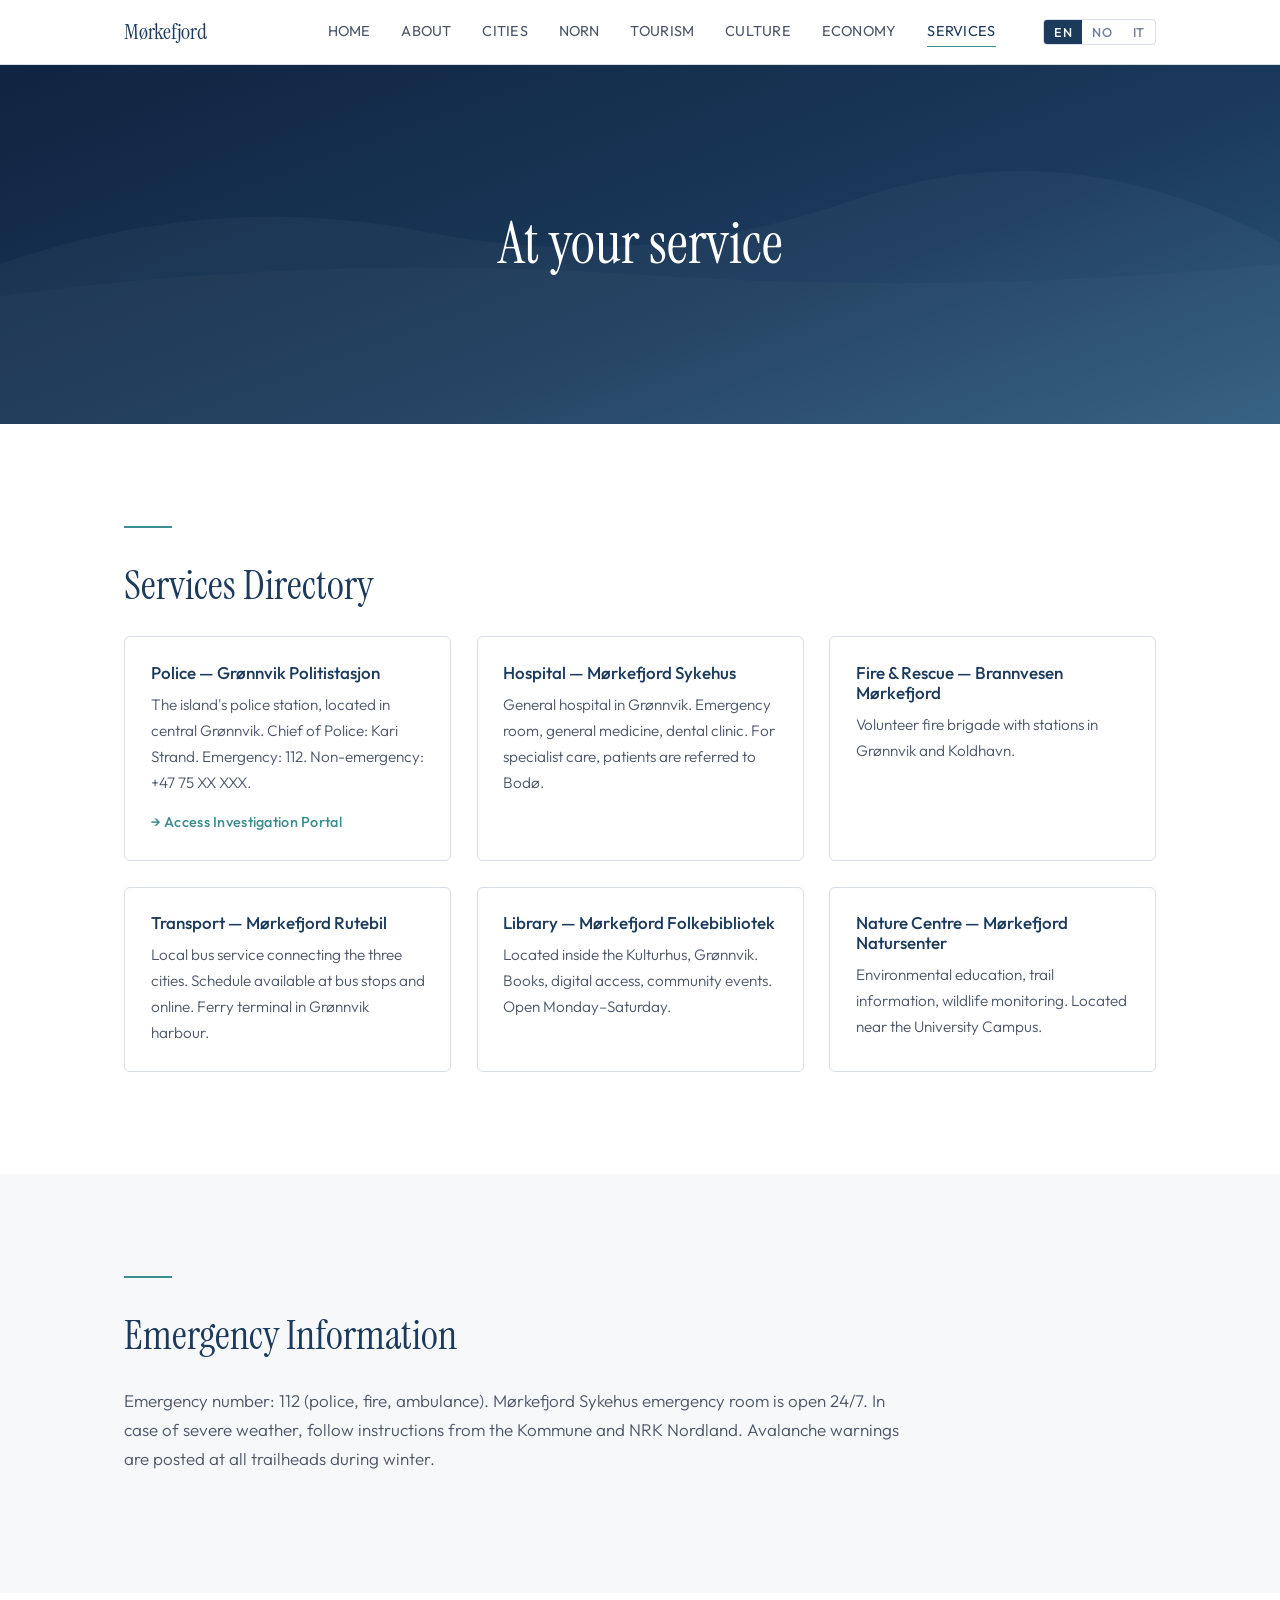
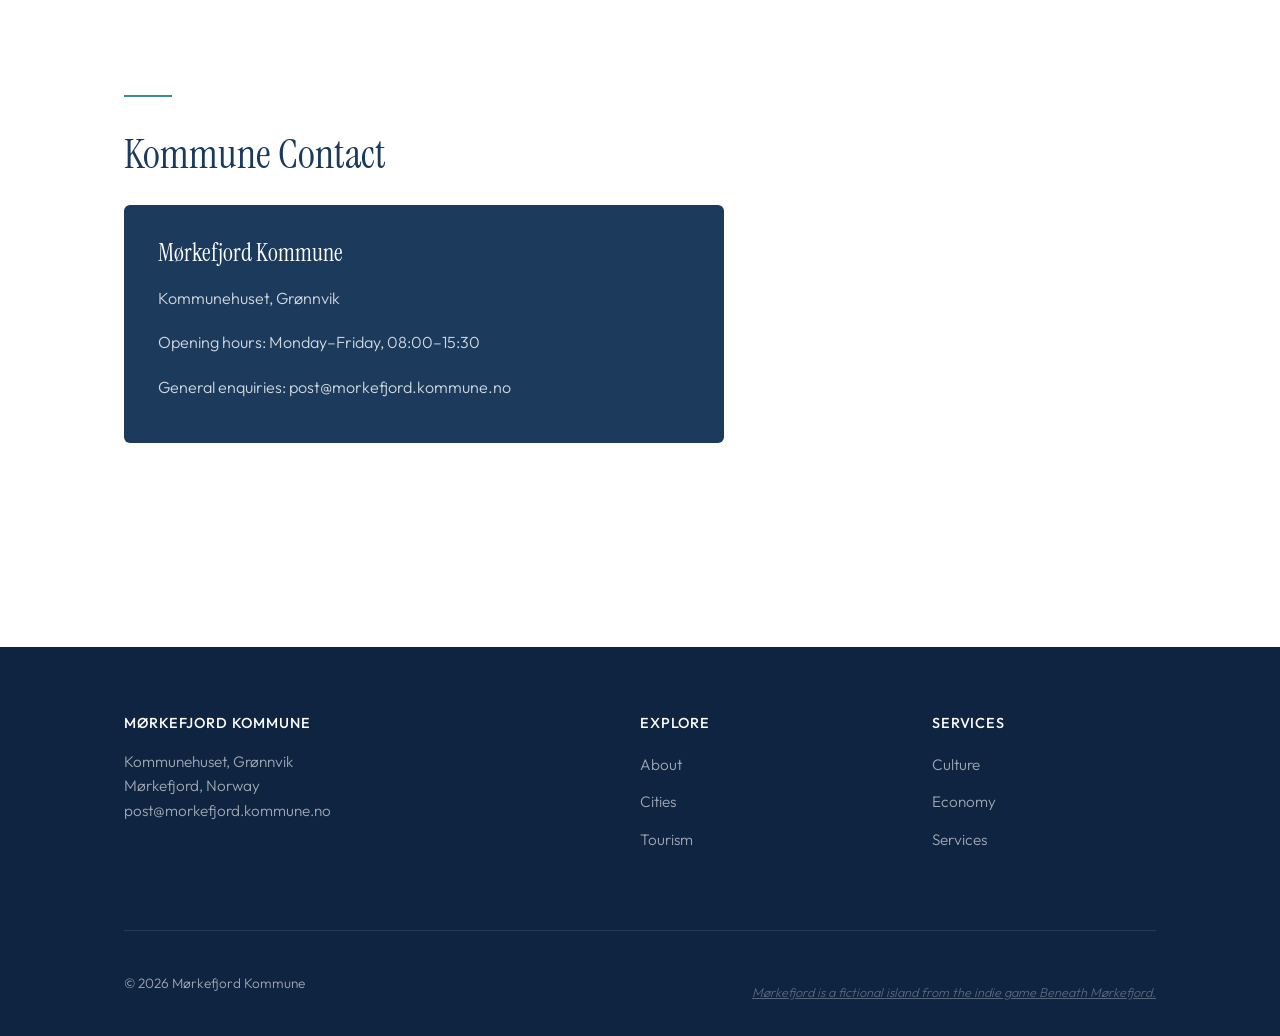
<file: services.html>
<!DOCTYPE html>
<html lang="en" class="lang-en">
<head><meta charset="UTF-8"><meta name="viewport" content="width=device-width, initial-scale=1.0"><title>Services — Mørkefjord Kommune</title><link rel="stylesheet" href="css/styles.css"></head>
<body>
  <nav class="nav"><div class="nav-inner"><div class="nav-logo"><a href="index.html">Mørkefjord</a></div><div class="nav-links"><a href="index.html" class="en">Home</a><a href="index.html" class="no">Hjem</a><a href="index.html" class="it">Home</a><a href="about.html" class="en">About</a><a href="about.html" class="no">Om oss</a><a href="about.html" class="it">Chi siamo</a><a href="cities.html" class="en">Cities</a><a href="cities.html" class="no">Byer</a><a href="cities.html" class="it">Città</a><a href="norn.html">NORN</a><a href="tourism.html" class="en">Tourism</a><a href="tourism.html" class="no">Turisme</a><a href="tourism.html" class="it">Turismo</a><a href="culture.html" class="en">Culture</a><a href="culture.html" class="no">Kultur</a><a href="culture.html" class="it">Cultura</a><a href="economy.html" class="en">Economy</a><a href="economy.html" class="no">Økonomi</a><a href="economy.html" class="it">Economia</a><a href="services.html" class="en">Services</a><a href="services.html" class="no">Tjenester</a><a href="services.html" class="it">Servizi</a><div class="lang-toggle"><button data-lang="en">EN</button><button data-lang="no">NO</button><button data-lang="it">IT</button></div></div><button class="nav-hamburger" aria-label="Menu"><span></span><span></span><span></span></button></div></nav>

  <section class="hero-sub"><div class="hero-bg"></div><h1><span class="en">At your service</span><span class="no">Til din tjeneste</span><span class="it">Al vostro servizio</span></h1></section>

  <section class="section"><div class="container">
    <div class="section-divider fade-in"></div>
    <h2 class="fade-in"><span class="en">Services Directory</span><span class="no">Tjenesteoversikt</span><span class="it">Elenco servizi</span></h2>
    <div class="service-grid">
      <div class="service-card fade-in">
        <h3><span class="en">Police — Grønnvik Politistasjon</span><span class="no">Politi — Grønnvik politistasjon</span><span class="it">Polizia — Stazione di Grønnvik</span></h3>
        <p><span class="en">The island's police station, located in central Grønnvik. Chief of Police: Kari Strand. Emergency: 112. Non-emergency: +47 75 XX XXX.</span><span class="no">Øyas politistasjon, sentralt i Grønnvik. Politisjef: Kari Strand. Nødnummer: 112. Ikke-akutt: +47 75 XX XXX.</span><span class="it">La stazione di polizia dell'isola, situata nel centro di Grønnvik. Capo della polizia: Kari Strand. Emergenze: 112. Non urgenze: +47 75 XX XXX.</span></p>
        <p style="margin-top:0.75rem"><a href="portal.html" style="font-size:0.85rem;font-weight:500;letter-spacing:0.02em"><span class="en">→ Access Investigation Portal</span><span class="no">→ Gå til etterforskningsportalen</span><span class="it">→ Accedi al portale investigativo</span></a></p>
      </div>
      <div class="service-card fade-in"><h3><span class="en">Hospital — Mørkefjord Sykehus</span><span class="no">Sykehus — Mørkefjord sykehus</span><span class="it">Ospedale — Mørkefjord Sykehus</span></h3><p><span class="en">General hospital in Grønnvik. Emergency room, general medicine, dental clinic. For specialist care, patients are referred to Bodø.</span><span class="no">Sykehus i Grønnvik. Akuttmottak, allmennmedisin, tannklinikk. For spesialistbehandling henvises pasienter til Bodø.</span><span class="it">Ospedale generale a Grønnvik. Pronto soccorso, medicina generale, clinica dentale. Per cure specialistiche, i pazienti vengono indirizzati a Bodø.</span></p></div>
      <div class="service-card fade-in"><h3><span class="en">Fire &amp; Rescue — Brannvesen Mørkefjord</span><span class="no">Brann og redning — Brannvesen Mørkefjord</span><span class="it">Vigili del fuoco — Brannvesen Mørkefjord</span></h3><p><span class="en">Volunteer fire brigade with stations in Grønnvik and Koldhavn.</span><span class="no">Frivillig brannvesen med stasjoner i Grønnvik og Koldhavn.</span><span class="it">Corpo dei vigili del fuoco volontari con stazioni a Grønnvik e Koldhavn.</span></p></div>
      <div class="service-card fade-in"><h3><span class="en">Transport — Mørkefjord Rutebil</span><span class="no">Transport — Mørkefjord Rutebil</span><span class="it">Trasporti — Mørkefjord Rutebil</span></h3><p><span class="en">Local bus service connecting the three cities. Schedule available at bus stops and online. Ferry terminal in Grønnvik harbour.</span><span class="no">Lokalbuss som forbinder de tre byene. Rutetabell tilgjengelig på holdeplasser og på nett. Ferjeterminal i Grønnvik havn.</span><span class="it">Servizio autobus locale che collega le tre città. Orari disponibili alle fermate e online. Terminal traghetti nel porto di Grønnvik.</span></p></div>
      <div class="service-card fade-in"><h3><span class="en">Library — Mørkefjord Folkebibliotek</span><span class="no">Bibliotek — Mørkefjord folkebibliotek</span><span class="it">Biblioteca — Mørkefjord Folkebibliotek</span></h3><p><span class="en">Located inside the Kulturhus, Grønnvik. Books, digital access, community events. Open Monday–Saturday.</span><span class="no">Ligger i Kulturhuset, Grønnvik. Bøker, digital tilgang, fellesarrangementer. Åpent mandag–lørdag.</span><span class="it">Situata all'interno del Kulturhus, Grønnvik. Libri, accesso digitale, eventi comunitari. Aperta da lunedì a sabato.</span></p></div>
      <div class="service-card fade-in"><h3><span class="en">Nature Centre — Mørkefjord Natursenter</span><span class="no">Natursenter — Mørkefjord natursenter</span><span class="it">Centro Natura — Mørkefjord Natursenter</span></h3><p><span class="en">Environmental education, trail information, wildlife monitoring. Located near the University Campus.</span><span class="no">Miljøformidling, stiinformasjon, viltkartlegging. Ligger nær universitetscampusen.</span><span class="it">Educazione ambientale, informazioni sui sentieri, monitoraggio della fauna. Situato vicino al campus universitario.</span></p></div>
    </div>
  </div></section>

  <section class="section section-alt"><div class="container">
    <div class="section-divider fade-in"></div>
    <h2 class="fade-in"><span class="en">Emergency Information</span><span class="no">Nødinformasjon</span><span class="it">Informazioni di emergenza</span></h2>
    <div class="city-content fade-in">
      <p><span class="en">Emergency number: 112 (police, fire, ambulance). Mørkefjord Sykehus emergency room is open 24/7. In case of severe weather, follow instructions from the Kommune and NRK Nordland. Avalanche warnings are posted at all trailheads during winter.</span><span class="no">Nødnummer: 112 (politi, brann, ambulanse). Mørkefjord sykehus akuttmottak er åpent døgnet rundt. Ved uvær, følg instrukser fra kommunen og NRK Nordland. Snøskredvarsler er oppslått ved alle stiutgangspunkt om vinteren.</span><span class="it">Numero di emergenza: 112 (polizia, vigili del fuoco, ambulanza). Il pronto soccorso del Mørkefjord Sykehus è aperto 24 ore su 24. In caso di maltempo, seguire le istruzioni del Comune e di NRK Nordland. Gli avvisi valanghe sono affissi a tutti gli inizi dei sentieri in inverno.</span></p>
    </div>
  </div></section>

  <section class="section"><div class="container">
    <div class="section-divider fade-in"></div>
    <h2 class="fade-in"><span class="en">Kommune Contact</span><span class="no">Kontakt kommunen</span><span class="it">Contatti del Comune</span></h2>
    <div class="contact-box fade-in">
      <h3>Mørkefjord Kommune</h3>
      <p>Kommunehuset, Grønnvik</p>
      <p><span class="en">Opening hours: Monday–Friday, 08:00–15:30</span><span class="no">Åpningstider: Mandag–fredag, 08:00–15:30</span><span class="it">Orario di apertura: lunedì–venerdì, 08:00–15:30</span></p>
      <p><span class="en">General enquiries: post@morkefjord.kommune.no</span><span class="no">Generelle henvendelser: post@morkefjord.kommune.no</span><span class="it">Informazioni generali: post@morkefjord.kommune.no</span></p>
    </div>
  </div></section>

  <footer class="footer"><div class="container"><div class="footer-inner"><div><h4>Mørkefjord Kommune</h4><p><span class="en">Kommunehuset, Grønnvik<br>Mørkefjord, Norway</span><span class="no">Kommunehuset, Grønnvik<br>Mørkefjord, Norge</span><span class="it">Kommunehuset, Grønnvik<br>Mørkefjord, Norvegia</span><br>post@morkefjord.kommune.no</p></div><div><h4 class="en">Explore</h4><h4 class="no">Utforsk</h4><h4 class="it">Esplora</h4><ul class="footer-links"><li><a href="about.html"><span class="en">About</span><span class="no">Om oss</span><span class="it">Chi siamo</span></a></li><li><a href="cities.html"><span class="en">Cities</span><span class="no">Byer</span><span class="it">Città</span></a></li><li><a href="tourism.html"><span class="en">Tourism</span><span class="no">Turisme</span><span class="it">Turismo</span></a></li></ul></div><div><h4 class="en">Services</h4><h4 class="no">Tjenester</h4><h4 class="it">Servizi</h4><ul class="footer-links"><li><a href="culture.html"><span class="en">Culture</span><span class="no">Kultur</span><span class="it">Cultura</span></a></li><li><a href="economy.html"><span class="en">Economy</span><span class="no">Økonomi</span><span class="it">Economia</span></a></li><li><a href="services.html"><span class="en">Services</span><span class="no">Tjenester</span><span class="it">Servizi</span></a></li></ul></div></div><div class="footer-bottom"><p>© 2026 Mørkefjord Kommune</p><p class="footer-disclaimer"><a href="project.html" style="color:inherit;text-decoration:underline"><span class="en">Mørkefjord is a fictional island from the indie game Beneath Mørkefjord.</span><span class="no">Mørkefjord er en fiktiv øy fra indiespillet Beneath Mørkefjord.</span><span class="it">Mørkefjord è un'isola immaginaria dal videogioco indie Beneath Mørkefjord.</span></a></p></div></div></footer>
  <script src="js/main.js"></script>
</body></html>
</file>
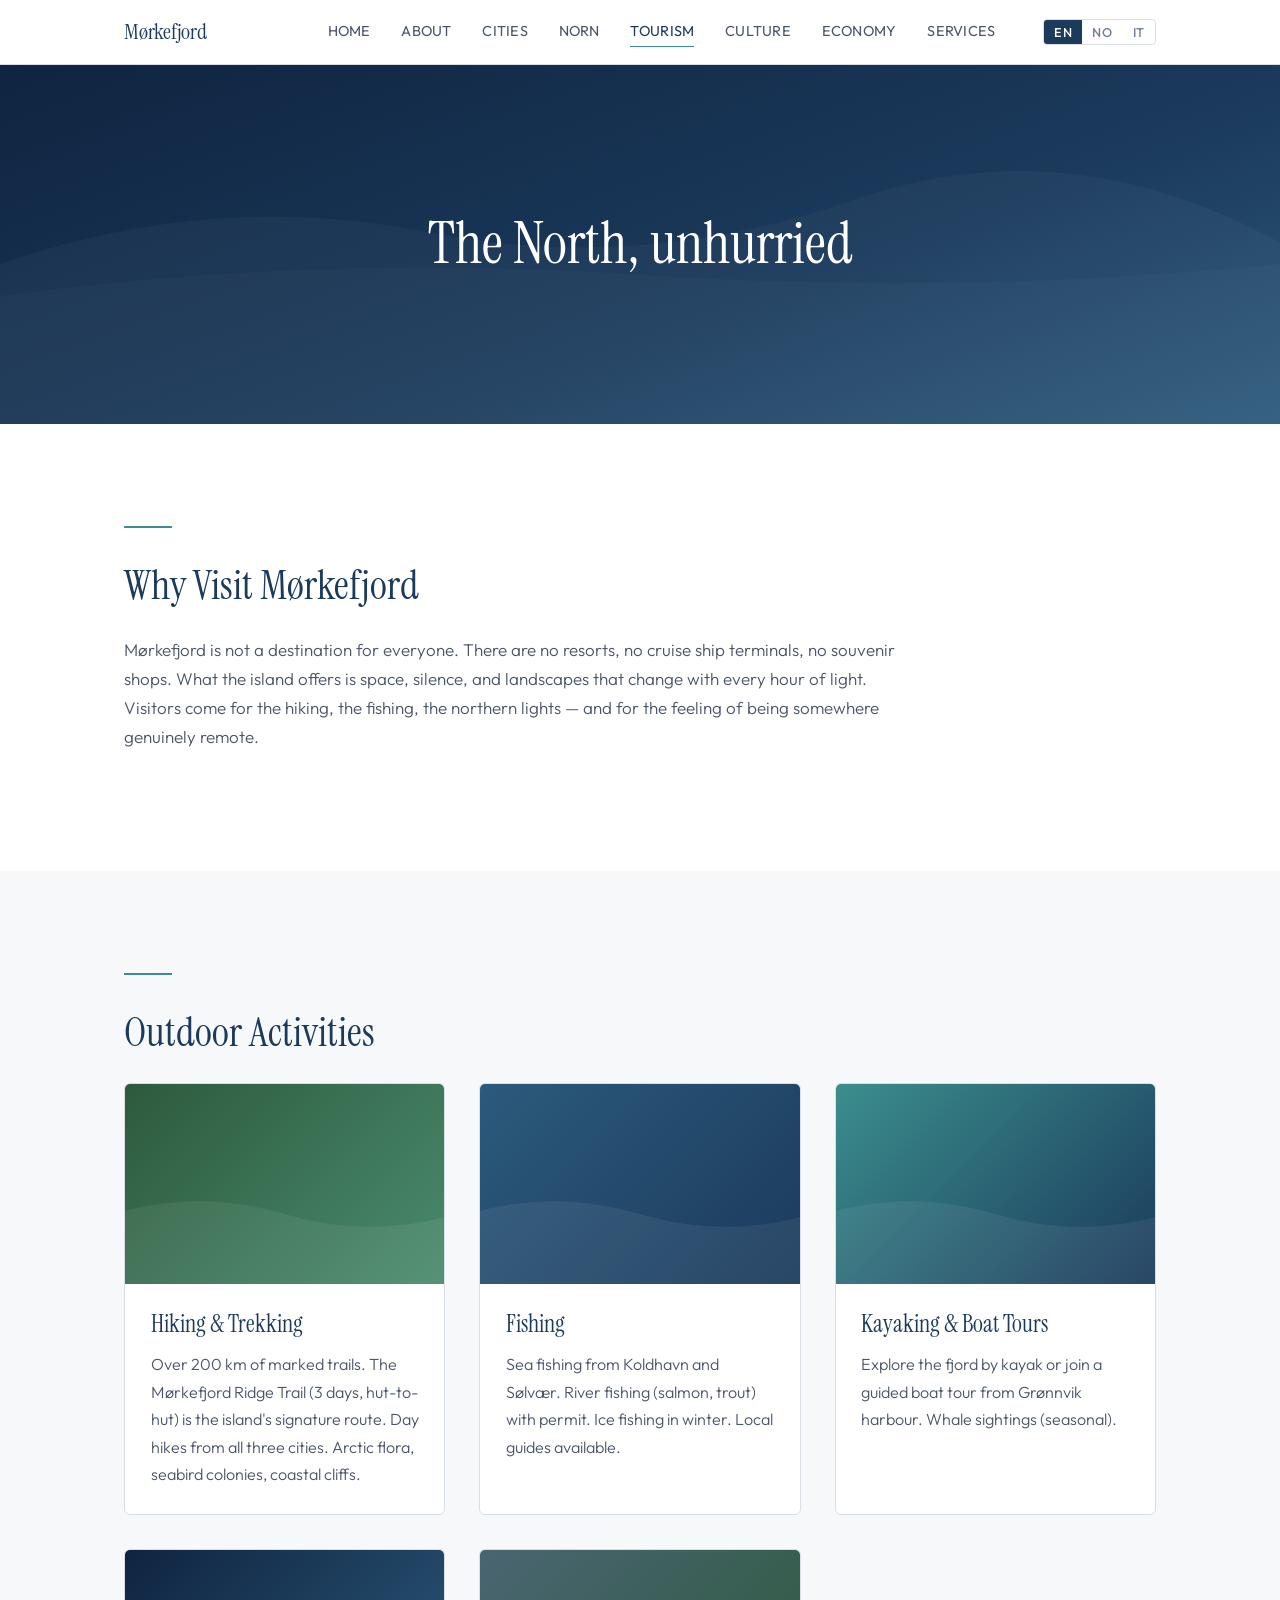
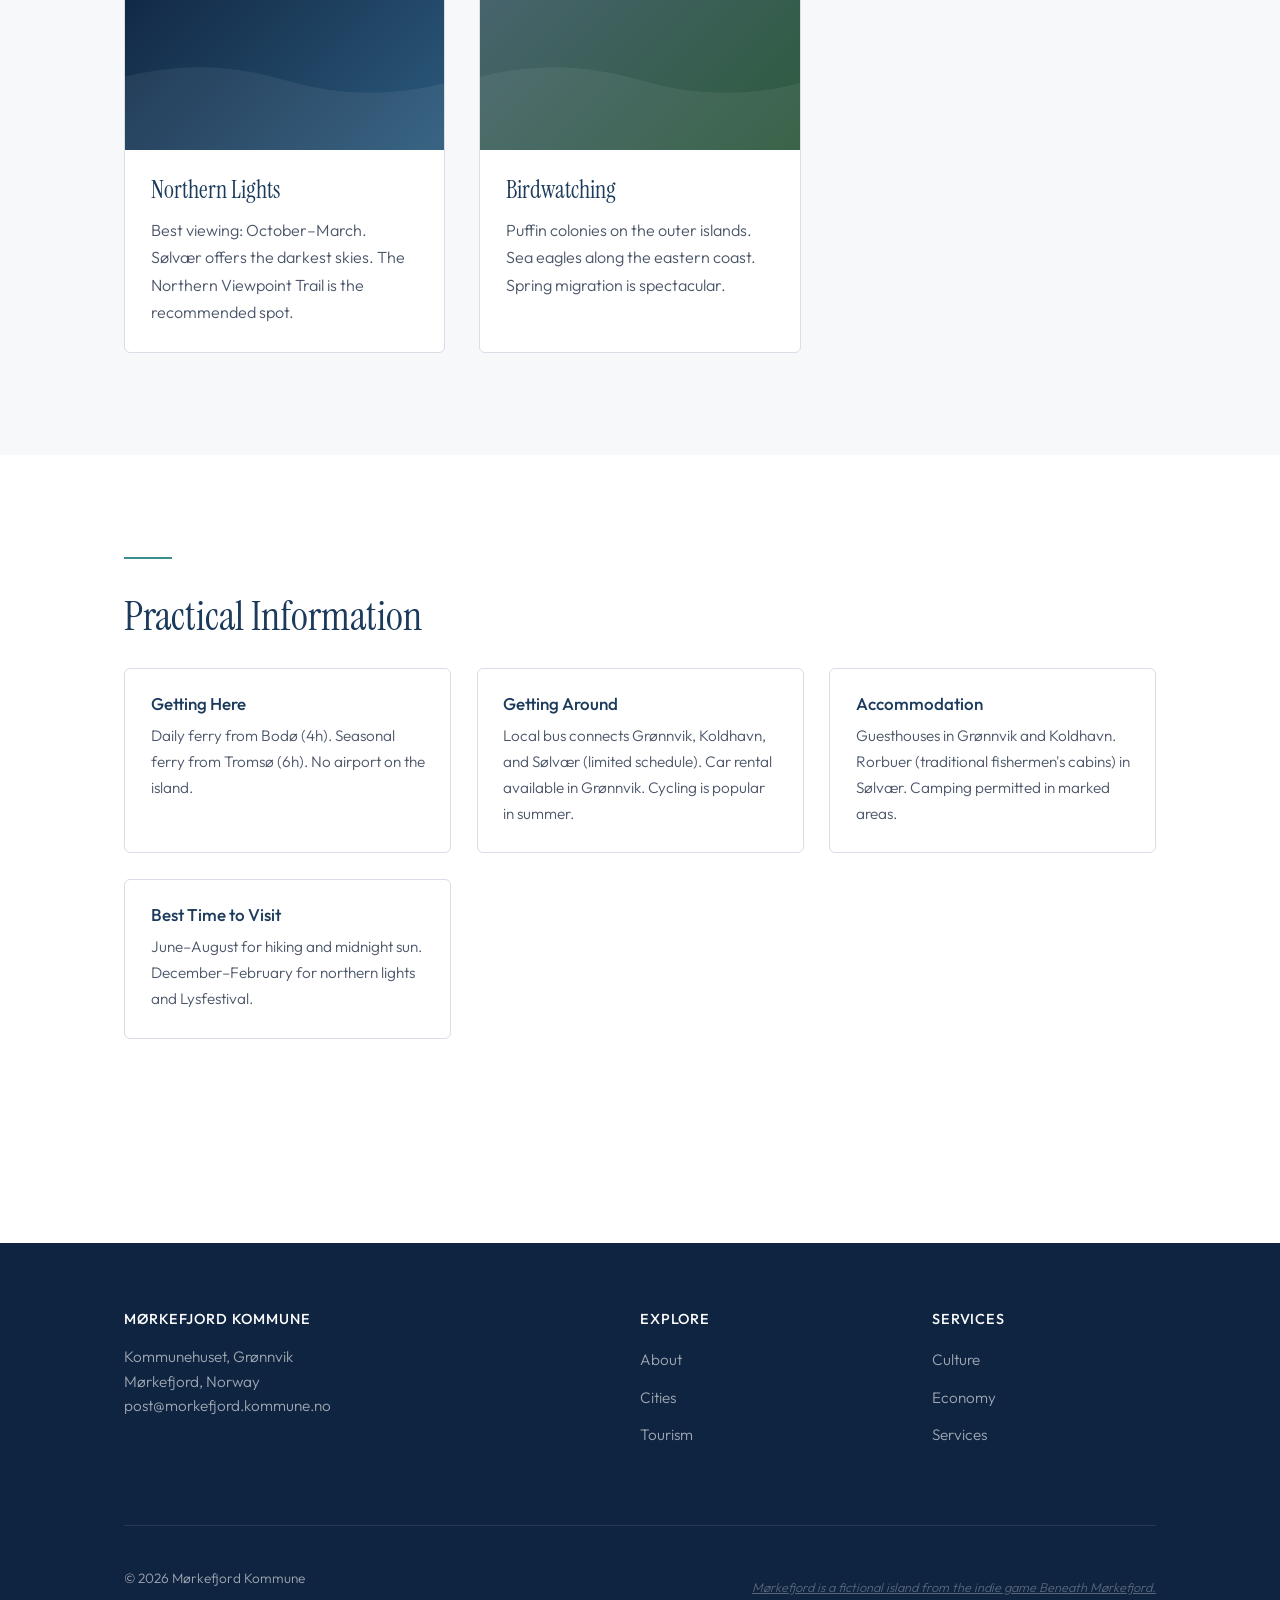
<file: tourism.html>
<!DOCTYPE html>
<html lang="en" class="lang-en">
<head><meta charset="UTF-8"><meta name="viewport" content="width=device-width, initial-scale=1.0"><title>Tourism — Mørkefjord Kommune</title><link rel="stylesheet" href="css/styles.css"></head>
<body>
  <nav class="nav"><div class="nav-inner"><div class="nav-logo"><a href="index.html">Mørkefjord</a></div><div class="nav-links"><a href="index.html" class="en">Home</a><a href="index.html" class="no">Hjem</a><a href="index.html" class="it">Home</a><a href="about.html" class="en">About</a><a href="about.html" class="no">Om oss</a><a href="about.html" class="it">Chi siamo</a><a href="cities.html" class="en">Cities</a><a href="cities.html" class="no">Byer</a><a href="cities.html" class="it">Città</a><a href="norn.html">NORN</a><a href="tourism.html" class="en">Tourism</a><a href="tourism.html" class="no">Turisme</a><a href="tourism.html" class="it">Turismo</a><a href="culture.html" class="en">Culture</a><a href="culture.html" class="no">Kultur</a><a href="culture.html" class="it">Cultura</a><a href="economy.html" class="en">Economy</a><a href="economy.html" class="no">Økonomi</a><a href="economy.html" class="it">Economia</a><a href="services.html" class="en">Services</a><a href="services.html" class="no">Tjenester</a><a href="services.html" class="it">Servizi</a><div class="lang-toggle"><button data-lang="en">EN</button><button data-lang="no">NO</button><button data-lang="it">IT</button></div></div><button class="nav-hamburger" aria-label="Menu"><span></span><span></span><span></span></button></div></nav>

  <section class="hero-sub"><div class="hero-bg"></div><h1><span class="en">The North, unhurried</span><span class="no">Nord, uten hast</span><span class="it">Il Nord, senza fretta</span></h1></section>

  <section class="section"><div class="container">
    <div class="section-divider fade-in"></div>
    <h2 class="fade-in"><span class="en">Why Visit Mørkefjord</span><span class="no">Hvorfor besøke Mørkefjord</span><span class="it">Perché visitare Mørkefjord</span></h2>
    <div class="city-content fade-in">
      <p><span class="en">Mørkefjord is not a destination for everyone. There are no resorts, no cruise ship terminals, no souvenir shops. What the island offers is space, silence, and landscapes that change with every hour of light. Visitors come for the hiking, the fishing, the northern lights — and for the feeling of being somewhere genuinely remote.</span><span class="no">Mørkefjord er ikke et reisemål for alle. Det finnes ingen ferieanlegg, ingen cruiseterminaler, ingen suvenirbutikker. Det øya tilbyr er rom, stillhet og landskap som forandrer seg med hver time av lys. Besøkende kommer for fotturer, fiske, nordlys — og for følelsen av å være et sted som virkelig er avsidesliggende.</span><span class="it">Mørkefjord non è una destinazione per tutti. Non ci sono resort, terminali crocieristici né negozi di souvenir. Quello che l'isola offre è spazio, silenzio e paesaggi che cambiano con ogni ora di luce. I visitatori vengono per le escursioni, la pesca, l'aurora boreale — e per la sensazione di trovarsi in un luogo davvero remoto.</span></p>
    </div>
  </div></section>

  <section class="section section-alt"><div class="container">
    <div class="section-divider fade-in"></div>
    <h2 class="fade-in"><span class="en">Outdoor Activities</span><span class="no">Friluftsaktiviteter</span><span class="it">Attività all'aperto</span></h2>
    <div class="card-grid">
      <div class="card fade-in"><div class="card-img nature"></div><div class="card-body"><h3><span class="en">Hiking &amp; Trekking</span><span class="no">Fottur og trekking</span><span class="it">Escursionismo e trekking</span></h3><p><span class="en">Over 200 km of marked trails. The Mørkefjord Ridge Trail (3 days, hut-to-hut) is the island's signature route. Day hikes from all three cities. Arctic flora, seabird colonies, coastal cliffs.</span><span class="no">Over 200 km med merkede stier. Mørkefjord-ryggturen (3 dager, hytte til hytte) er øyas signaturløype. Dagturer fra alle tre byene. Arktisk flora, sjøfuglkolonier, kystklippene.</span><span class="it">Oltre 200 km di sentieri segnalati. Il Mørkefjord Ridge Trail (3 giorni, da rifugio a rifugio) è il percorso emblematico dell'isola. Escursioni giornaliere da tutte e tre le città. Flora artica, colonie di uccelli marini, scogliere costiere.</span></p></div></div>
      <div class="card fade-in"><div class="card-img" style="background:linear-gradient(135deg,#2C5A7C,#1B3A5C)"></div><div class="card-body"><h3><span class="en">Fishing</span><span class="no">Fiske</span><span class="it">Pesca</span></h3><p><span class="en">Sea fishing from Koldhavn and Sølvær. River fishing (salmon, trout) with permit. Ice fishing in winter. Local guides available.</span><span class="no">Havfiske fra Koldhavn og Sølvær. Elvefiske (laks, ørret) med tillatelse. Isfiske om vinteren. Lokale guider tilgjengelig.</span><span class="it">Pesca in mare da Koldhavn e Sølvær. Pesca fluviale (salmone, trota) con permesso. Pesca sul ghiaccio in inverno. Guide locali disponibili.</span></p></div></div>
      <div class="card fade-in"><div class="card-img" style="background:linear-gradient(135deg,#3B8E8D,#1B3A5C)"></div><div class="card-body"><h3><span class="en">Kayaking &amp; Boat Tours</span><span class="no">Kajakk og båtturer</span><span class="it">Kayak e gite in barca</span></h3><p><span class="en">Explore the fjord by kayak or join a guided boat tour from Grønnvik harbour. Whale sightings (seasonal).</span><span class="no">Utforsk fjorden med kajakk eller bli med på guidet båttur fra Grønnvik havn. Hvalsafari (sesongbasert).</span><span class="it">Esplora il fiordo in kayak o partecipa a un tour guidato in barca dal porto di Grønnvik. Avvistamento di balene (stagionale).</span></p></div></div>
      <div class="card fade-in"><div class="card-img" style="background:linear-gradient(135deg,#0F2440,#2C5A7C)"></div><div class="card-body"><h3><span class="en">Northern Lights</span><span class="no">Nordlys</span><span class="it">Aurora boreale</span></h3><p><span class="en">Best viewing: October–March. Sølvær offers the darkest skies. The Northern Viewpoint Trail is the recommended spot.</span><span class="no">Beste observasjon: oktober–mars. Sølvær tilbyr den mørkeste himmelen. Nordre utsiktsti er det anbefalte stedet.</span><span class="it">Miglior periodo: ottobre–marzo. Sølvær offre i cieli più bui. Il Sentiero panoramico nord è il punto consigliato.</span></p></div></div>
      <div class="card fade-in"><div class="card-img" style="background:linear-gradient(135deg,#4A6572,#2D5A3D)"></div><div class="card-body"><h3><span class="en">Birdwatching</span><span class="no">Fuglekikking</span><span class="it">Birdwatching</span></h3><p><span class="en">Puffin colonies on the outer islands. Sea eagles along the eastern coast. Spring migration is spectacular.</span><span class="no">Lundekolonier på ytterøyene. Havørn langs østkysten. Vårtrekket er spektakulært.</span><span class="it">Colonie di pulcinella di mare sulle isole esterne. Aquile di mare lungo la costa orientale. La migrazione primaverile è spettacolare.</span></p></div></div>
    </div>
  </div></section>

  <section class="section"><div class="container">
    <div class="section-divider fade-in"></div>
    <h2 class="fade-in"><span class="en">Practical Information</span><span class="no">Praktisk informasjon</span><span class="it">Informazioni pratiche</span></h2>
    <div class="service-grid fade-in">
      <div class="service-card"><h3><span class="en">Getting Here</span><span class="no">Komme hit</span><span class="it">Come arrivare</span></h3><p><span class="en">Daily ferry from Bodø (4h). Seasonal ferry from Tromsø (6h). No airport on the island.</span><span class="no">Daglig ferje fra Bodø (4t). Sesongferje fra Tromsø (6t). Ingen flyplass på øya.</span><span class="it">Traghetto giornaliero da Bodø (4h). Traghetto stagionale da Tromsø (6h). Nessun aeroporto sull'isola.</span></p></div>
      <div class="service-card"><h3><span class="en">Getting Around</span><span class="no">Komme seg rundt</span><span class="it">Come muoversi</span></h3><p><span class="en">Local bus connects Grønnvik, Koldhavn, and Sølvær (limited schedule). Car rental available in Grønnvik. Cycling is popular in summer.</span><span class="no">Lokalbuss forbinder Grønnvik, Koldhavn og Sølvær (begrenset rutetabell). Bilutleie tilgjengelig i Grønnvik. Sykling er populært om sommeren.</span><span class="it">Autobus locale collega Grønnvik, Koldhavn e Sølvær (orari limitati). Noleggio auto disponibile a Grønnvik. La bicicletta è popolare in estate.</span></p></div>
      <div class="service-card"><h3><span class="en">Accommodation</span><span class="no">Overnatting</span><span class="it">Alloggio</span></h3><p><span class="en">Guesthouses in Grønnvik and Koldhavn. Rorbuer (traditional fishermen's cabins) in Sølvær. Camping permitted in marked areas.</span><span class="no">Gjestehus i Grønnvik og Koldhavn. Rorbuer (tradisjonelle fiskerhytter) i Sølvær. Camping tillatt på merkede områder.</span><span class="it">Pensioni a Grønnvik e Koldhavn. Rorbuer (capanne tradizionali dei pescatori) a Sølvær. Campeggio consentito nelle aree segnalate.</span></p></div>
      <div class="service-card"><h3><span class="en">Best Time to Visit</span><span class="no">Beste tid å besøke</span><span class="it">Periodo migliore</span></h3><p><span class="en">June–August for hiking and midnight sun. December–February for northern lights and Lysfestival.</span><span class="no">Juni–august for fotturer og midnattssol. Desember–februar for nordlys og Lysfestival.</span><span class="it">Giugno–agosto per escursioni e sole di mezzanotte. Dicembre–febbraio per aurora boreale e Lysfestival.</span></p></div>
    </div>
  </div></section>

  <footer class="footer"><div class="container"><div class="footer-inner"><div><h4>Mørkefjord Kommune</h4><p><span class="en">Kommunehuset, Grønnvik<br>Mørkefjord, Norway</span><span class="no">Kommunehuset, Grønnvik<br>Mørkefjord, Norge</span><span class="it">Kommunehuset, Grønnvik<br>Mørkefjord, Norvegia</span><br>post@morkefjord.kommune.no</p></div><div><h4 class="en">Explore</h4><h4 class="no">Utforsk</h4><h4 class="it">Esplora</h4><ul class="footer-links"><li><a href="about.html"><span class="en">About</span><span class="no">Om oss</span><span class="it">Chi siamo</span></a></li><li><a href="cities.html"><span class="en">Cities</span><span class="no">Byer</span><span class="it">Città</span></a></li><li><a href="tourism.html"><span class="en">Tourism</span><span class="no">Turisme</span><span class="it">Turismo</span></a></li></ul></div><div><h4 class="en">Services</h4><h4 class="no">Tjenester</h4><h4 class="it">Servizi</h4><ul class="footer-links"><li><a href="culture.html"><span class="en">Culture</span><span class="no">Kultur</span><span class="it">Cultura</span></a></li><li><a href="economy.html"><span class="en">Economy</span><span class="no">Økonomi</span><span class="it">Economia</span></a></li><li><a href="services.html"><span class="en">Services</span><span class="no">Tjenester</span><span class="it">Servizi</span></a></li></ul></div></div><div class="footer-bottom"><p>© 2026 Mørkefjord Kommune</p><p class="footer-disclaimer"><a href="project.html" style="color:inherit;text-decoration:underline"><span class="en">Mørkefjord is a fictional island from the indie game Beneath Mørkefjord.</span><span class="no">Mørkefjord er en fiktiv øy fra indiespillet Beneath Mørkefjord.</span><span class="it">Mørkefjord è un'isola immaginaria dal videogioco indie Beneath Mørkefjord.</span></a></p></div></div></footer>
  <script src="js/main.js"></script>
</body></html>
</file>
<file: css/styles.css>
/* ===== MØRKEFJORD KOMMUNE — STYLESHEET ===== */

@import url('https://fonts.googleapis.com/css2?family=Instrument+Serif:ital@0;1&family=Outfit:wght@300;400;500;600&display=swap');

/* --- RESET & VARIABLES --- */
*, *::before, *::after { margin: 0; padding: 0; box-sizing: border-box; }

:root {
  --fjord: #1B3A5C;
  --fjord-deep: #0F2440;
  --slate: #4A5568;
  --slate-light: #718096;
  --teal: #3B8E8D;
  --teal-hover: #2D7170;
  --ice: #F7F8FA;
  --white: #FFFFFF;
  --snow: #EDF0F4;
  --border: #D8DDE6;
  --text: #2D3748;
  --text-light: #6B7A8D;

  --font-display: 'Instrument Serif', Georgia, serif;
  --font-body: 'Outfit', system-ui, sans-serif;

  --max-w: 1100px;
  --space-xs: 0.5rem;
  --space-sm: 1rem;
  --space-md: 2rem;
  --space-lg: 4rem;
  --space-xl: 6rem;
  --space-2xl: 8rem;
}

/* --- LANGUAGE TOGGLE --- */
html.lang-en .no, html.lang-en .it { display: none !important; }
html.lang-no .en, html.lang-no .it { display: none !important; }
html.lang-it .en, html.lang-it .no { display: none !important; }

/* --- BASE --- */
html { scroll-behavior: smooth; font-size: 17px; }
body {
  font-family: var(--font-body);
  color: var(--text);
  background: var(--white);
  line-height: 1.7;
  font-weight: 300;
  -webkit-font-smoothing: antialiased;
}

img { max-width: 100%; height: auto; display: block; }
a { color: var(--teal); text-decoration: none; transition: color 0.2s; }
a:hover { color: var(--teal-hover); }

h1, h2, h3, h4 { font-family: var(--font-display); font-weight: 400; line-height: 1.2; color: var(--fjord); }
h1 { font-size: clamp(2.4rem, 5vw, 3.6rem); }
h2 { font-size: clamp(1.8rem, 3.5vw, 2.4rem); margin-bottom: 1.5rem; }
h3 { font-size: 1.4rem; margin-bottom: 0.75rem; }
p + p { margin-top: 1rem; }

/* --- CONTAINER --- */
.container { max-width: var(--max-w); margin: 0 auto; padding: 0 var(--space-md); }

/* --- NAVIGATION --- */
.nav {
  position: fixed; top: 0; left: 0; right: 0; z-index: 100;
  background: rgba(255,255,255,0.92);
  backdrop-filter: blur(12px);
  border-bottom: 1px solid var(--border);
  transition: box-shadow 0.3s;
}
.nav.scrolled { box-shadow: 0 1px 8px rgba(0,0,0,0.06); }
.nav-inner {
  max-width: var(--max-w);
  margin: 0 auto;
  padding: 0 var(--space-md);
  display: flex;
  align-items: center;
  justify-content: space-between;
  height: 64px;
}
.nav-logo {
  font-family: var(--font-display);
  font-size: 1.3rem;
  color: var(--fjord);
  letter-spacing: -0.01em;
}
.nav-logo a { color: inherit; }
.nav-links { display: flex; gap: 1.8rem; align-items: center; }
.nav-links a {
  font-size: 0.85rem;
  font-weight: 400;
  color: var(--slate);
  letter-spacing: 0.02em;
  text-transform: uppercase;
  position: relative;
  padding-bottom: 2px;
}
.nav-links a::after {
  content: '';
  position: absolute;
  bottom: -2px; left: 0;
  width: 0; height: 1px;
  background: var(--teal);
  transition: width 0.3s;
}
.nav-links a:hover { color: var(--fjord); }
.nav-links a:hover::after { width: 100%; }
.nav-links a.active { color: var(--fjord); }
.nav-links a.active::after { width: 100%; }

/* Language toggle */
.lang-toggle {
  display: flex;
  border: 1px solid var(--border);
  border-radius: 4px;
  overflow: hidden;
  margin-left: 1rem;
}
.lang-toggle button {
  font-family: var(--font-body);
  font-size: 0.75rem;
  font-weight: 500;
  padding: 4px 10px;
  border: none;
  background: transparent;
  color: var(--slate-light);
  cursor: pointer;
  letter-spacing: 0.05em;
  transition: all 0.2s;
}
.lang-toggle button.active {
  background: var(--fjord);
  color: var(--white);
}

/* Mobile menu */
.nav-hamburger {
  display: none;
  background: none;
  border: none;
  cursor: pointer;
  padding: 4px;
}
.nav-hamburger span {
  display: block;
  width: 22px; height: 2px;
  background: var(--fjord);
  margin: 5px 0;
  transition: all 0.3s;
}

/* --- HERO --- */
.hero {
  position: relative;
  min-height: 85vh;
  display: flex;
  align-items: center;
  justify-content: center;
  text-align: center;
  overflow: hidden;
  margin-top: 64px;
}
.hero-bg {
  position: absolute;
  inset: 0;
  background: linear-gradient(160deg, var(--fjord-deep) 0%, var(--fjord) 40%, #2C5A7C 70%, #3B7A8C 100%);
  z-index: 0;
}
.hero-bg::after {
  content: '';
  position: absolute;
  inset: 0;
  background: url("data:image/svg+xml,%3Csvg viewBox='0 0 1200 600' xmlns='http://www.w3.org/2000/svg'%3E%3Cpath d='M0 450 Q200 380 400 420 T800 390 T1200 430 V600 H0Z' fill='%23ffffff08'/%3E%3Cpath d='M0 480 Q300 440 600 460 T1200 450 V600 H0Z' fill='%23ffffff05'/%3E%3C/svg%3E") bottom/cover no-repeat;
}
.hero-content { position: relative; z-index: 1; padding: var(--space-xl) var(--space-md); }
.hero h1 {
  color: var(--white);
  font-size: clamp(3rem, 7vw, 5.5rem);
  letter-spacing: -0.02em;
  margin-bottom: 0.5rem;
}
.hero .subtitle {
  color: rgba(255,255,255,0.7);
  font-family: var(--font-display);
  font-style: italic;
  font-size: clamp(1.1rem, 2.5vw, 1.5rem);
  margin-bottom: var(--space-lg);
}
.hero-cta { display: flex; gap: 1rem; justify-content: center; flex-wrap: wrap; }
.btn {
  display: inline-block;
  padding: 0.75rem 2rem;
  border-radius: 4px;
  font-family: var(--font-body);
  font-size: 0.85rem;
  font-weight: 500;
  letter-spacing: 0.04em;
  text-transform: uppercase;
  transition: all 0.25s;
  cursor: pointer;
  border: none;
}
.btn-primary {
  background: var(--white);
  color: var(--fjord);
}
.btn-primary:hover { background: var(--snow); color: var(--fjord); transform: translateY(-1px); }
.btn-outline {
  background: transparent;
  color: var(--white);
  border: 1px solid rgba(255,255,255,0.4);
}
.btn-outline:hover { border-color: var(--white); color: var(--white); transform: translateY(-1px); }

/* Sub-hero (inner pages) */
.hero-sub {
  min-height: 40vh;
  margin-top: 64px;
  display: flex;
  align-items: center;
  justify-content: center;
  text-align: center;
  position: relative;
  overflow: hidden;
}
.hero-sub .hero-bg {
  background: linear-gradient(160deg, var(--fjord-deep) 0%, var(--fjord) 60%, #2C5A7C 100%);
}
.hero-sub h1 {
  position: relative; z-index: 1;
  color: var(--white);
  font-size: clamp(2.2rem, 5vw, 3.4rem);
  padding: var(--space-lg) var(--space-md);
}

/* --- SECTIONS --- */
.section { padding: var(--space-xl) 0; }
.section-alt { background: var(--ice); }
.section-intro {
  max-width: 720px;
  margin-bottom: var(--space-lg);
  color: var(--slate);
  font-size: 1.05rem;
}

/* --- CARDS --- */
.card-grid {
  display: grid;
  grid-template-columns: repeat(auto-fit, minmax(300px, 1fr));
  gap: var(--space-md);
}
.card {
  background: var(--white);
  border: 1px solid var(--border);
  border-radius: 6px;
  overflow: hidden;
  transition: transform 0.25s, box-shadow 0.25s;
}
.card:hover { transform: translateY(-3px); box-shadow: 0 8px 24px rgba(0,0,0,0.06); }
.card-img {
  height: 200px;
  background: linear-gradient(135deg, var(--fjord) 0%, #2C5A7C 50%, var(--teal) 100%);
  position: relative;
  overflow: hidden;
}
.card-img::after {
  content: '';
  position: absolute;
  inset: 0;
  background: url("data:image/svg+xml,%3Csvg viewBox='0 0 400 200' xmlns='http://www.w3.org/2000/svg'%3E%3Cpath d='M0 140 Q100 100 200 130 T400 120 V200 H0Z' fill='%23ffffff10'/%3E%3C/svg%3E") bottom/cover no-repeat;
}
.card-img.gronnvik { background: linear-gradient(135deg, #1B3A5C, #2E6B8A); }
.card-img.koldhavn { background: linear-gradient(135deg, #2D3748, #4A6572); }
.card-img.solvaer { background: linear-gradient(135deg, #1a4a5c, #3B8E8D); }
.card-img.nature { background: linear-gradient(135deg, #2D5A3D, #4A8B6E); }
.card-img.culture { background: linear-gradient(135deg, #5C3A1B, #8B6E4A); }
.card-img.tech { background: linear-gradient(135deg, #2D3748, #4A5568); }

.card-body { padding: 1.5rem; }
.card-body h3 { color: var(--fjord); }
.card-body p { color: var(--slate); font-size: 0.95rem; }
.card-link {
  display: inline-block;
  margin-top: 0.75rem;
  font-size: 0.85rem;
  font-weight: 500;
  letter-spacing: 0.02em;
}

/* City detail cards */
.city-section { padding: var(--space-xl) 0; }
.city-section:nth-child(even) { background: var(--ice); }
.city-header { margin-bottom: var(--space-md); }
.city-header .population {
  font-size: 0.9rem;
  color: var(--slate-light);
  margin-top: 0.25rem;
  font-weight: 400;
}
.city-content { max-width: 780px; color: var(--slate); }
.city-content p { margin-bottom: 1rem; }
.city-features {
  display: flex;
  flex-wrap: wrap;
  gap: 0.5rem;
  margin-top: 1.5rem;
}
.city-features span {
  background: var(--snow);
  border: 1px solid var(--border);
  padding: 0.35rem 0.85rem;
  border-radius: 3px;
  font-size: 0.8rem;
  color: var(--slate);
  font-weight: 400;
}

/* --- SERVICE GRID --- */
.service-grid {
  display: grid;
  grid-template-columns: repeat(auto-fit, minmax(320px, 1fr));
  gap: 1.5rem;
}
.service-card {
  padding: 1.5rem;
  border: 1px solid var(--border);
  border-radius: 6px;
  background: var(--white);
}
.service-card h3 {
  font-family: var(--font-body);
  font-weight: 500;
  font-size: 1rem;
  margin-bottom: 0.5rem;
  color: var(--fjord);
}
.service-card p { font-size: 0.9rem; color: var(--slate); }

/* --- NEWS --- */
.news-grid {
  display: grid;
  grid-template-columns: repeat(auto-fit, minmax(300px, 1fr));
  gap: var(--space-md);
}
.news-card { border-bottom: 2px solid var(--fjord); }
.news-card .news-date {
  font-size: 0.8rem;
  color: var(--slate-light);
  text-transform: uppercase;
  letter-spacing: 0.06em;
  margin-bottom: 0.5rem;
}
.news-card h3 { font-size: 1.2rem; }
.news-card p { margin-top: 0.5rem; color: var(--slate); font-size: 0.9rem; }

/* --- QUICK LINKS --- */
.quick-links {
  display: grid;
  grid-template-columns: repeat(auto-fit, minmax(200px, 1fr));
  gap: 1rem;
}
.quick-link {
  display: flex;
  align-items: center;
  gap: 0.75rem;
  padding: 1.25rem;
  background: var(--white);
  border: 1px solid var(--border);
  border-radius: 6px;
  color: var(--fjord);
  font-weight: 400;
  font-size: 0.95rem;
  transition: all 0.2s;
}
.quick-link:hover { border-color: var(--teal); color: var(--teal); transform: translateY(-2px); }
.quick-link-icon {
  width: 40px; height: 40px;
  background: var(--ice);
  border-radius: 4px;
  display: flex;
  align-items: center;
  justify-content: center;
  font-size: 1.2rem;
  flex-shrink: 0;
}

/* --- CONTACT BOX --- */
.contact-box {
  background: var(--fjord);
  color: var(--white);
  padding: var(--space-md);
  border-radius: 6px;
  max-width: 600px;
}
.contact-box h3 { color: var(--white); margin-bottom: 1rem; }
.contact-box p { color: rgba(255,255,255,0.8); font-size: 0.95rem; margin-bottom: 0.5rem; }

/* --- FOOTER --- */
.footer {
  background: var(--fjord-deep);
  color: rgba(255,255,255,0.6);
  padding: var(--space-lg) 0 var(--space-md);
  margin-top: var(--space-xl);
}
.footer-inner {
  display: grid;
  grid-template-columns: 2fr 1fr 1fr;
  gap: var(--space-lg);
  margin-bottom: var(--space-lg);
}
.footer h4 {
  color: var(--white);
  font-family: var(--font-body);
  font-weight: 500;
  font-size: 0.85rem;
  text-transform: uppercase;
  letter-spacing: 0.06em;
  margin-bottom: 1rem;
}
.footer p { font-size: 0.9rem; line-height: 1.6; }
.footer-links { list-style: none; }
.footer-links li { margin-bottom: 0.5rem; }
.footer-links a { color: rgba(255,255,255,0.6); font-size: 0.9rem; }
.footer-links a:hover { color: var(--white); }
.footer-bottom {
  border-top: 1px solid rgba(255,255,255,0.1);
  padding-top: var(--space-md);
  display: flex;
  justify-content: space-between;
  align-items: center;
  flex-wrap: wrap;
  gap: 1rem;
}
.footer-bottom p { font-size: 0.8rem; }
.footer-disclaimer { font-style: italic; opacity: 0.5; font-size: 0.75rem !important; }

/* --- DIVIDER --- */
.section-divider {
  width: 48px;
  height: 2px;
  background: var(--teal);
  margin-bottom: var(--space-md);
}

/* --- RESPONSIVE --- */
@media (max-width: 768px) {
  html { font-size: 16px; }
  .nav-links { display: none; }
  .nav-links.open {
    display: flex;
    flex-direction: column;
    position: absolute;
    top: 64px; left: 0; right: 0;
    background: var(--white);
    padding: var(--space-md);
    border-bottom: 1px solid var(--border);
    gap: 1rem;
  }
  .nav-hamburger { display: block; }
  .hero { min-height: 70vh; }
  .hero-sub { min-height: 30vh; }
  .section { padding: var(--space-lg) 0; }
  .card-grid { grid-template-columns: 1fr; }
  .footer-inner { grid-template-columns: 1fr; gap: var(--space-md); }
  .footer-bottom { flex-direction: column; text-align: center; }
  .lang-toggle { margin-left: 0; margin-top: 0.5rem; }
}

/* --- FADE-IN ANIMATION --- */
.fade-in {
  opacity: 0;
  transform: translateY(16px);
  transition: opacity 0.6s ease, transform 0.6s ease;
}
.fade-in.visible {
  opacity: 1;
  transform: translateY(0);
}
</file>
